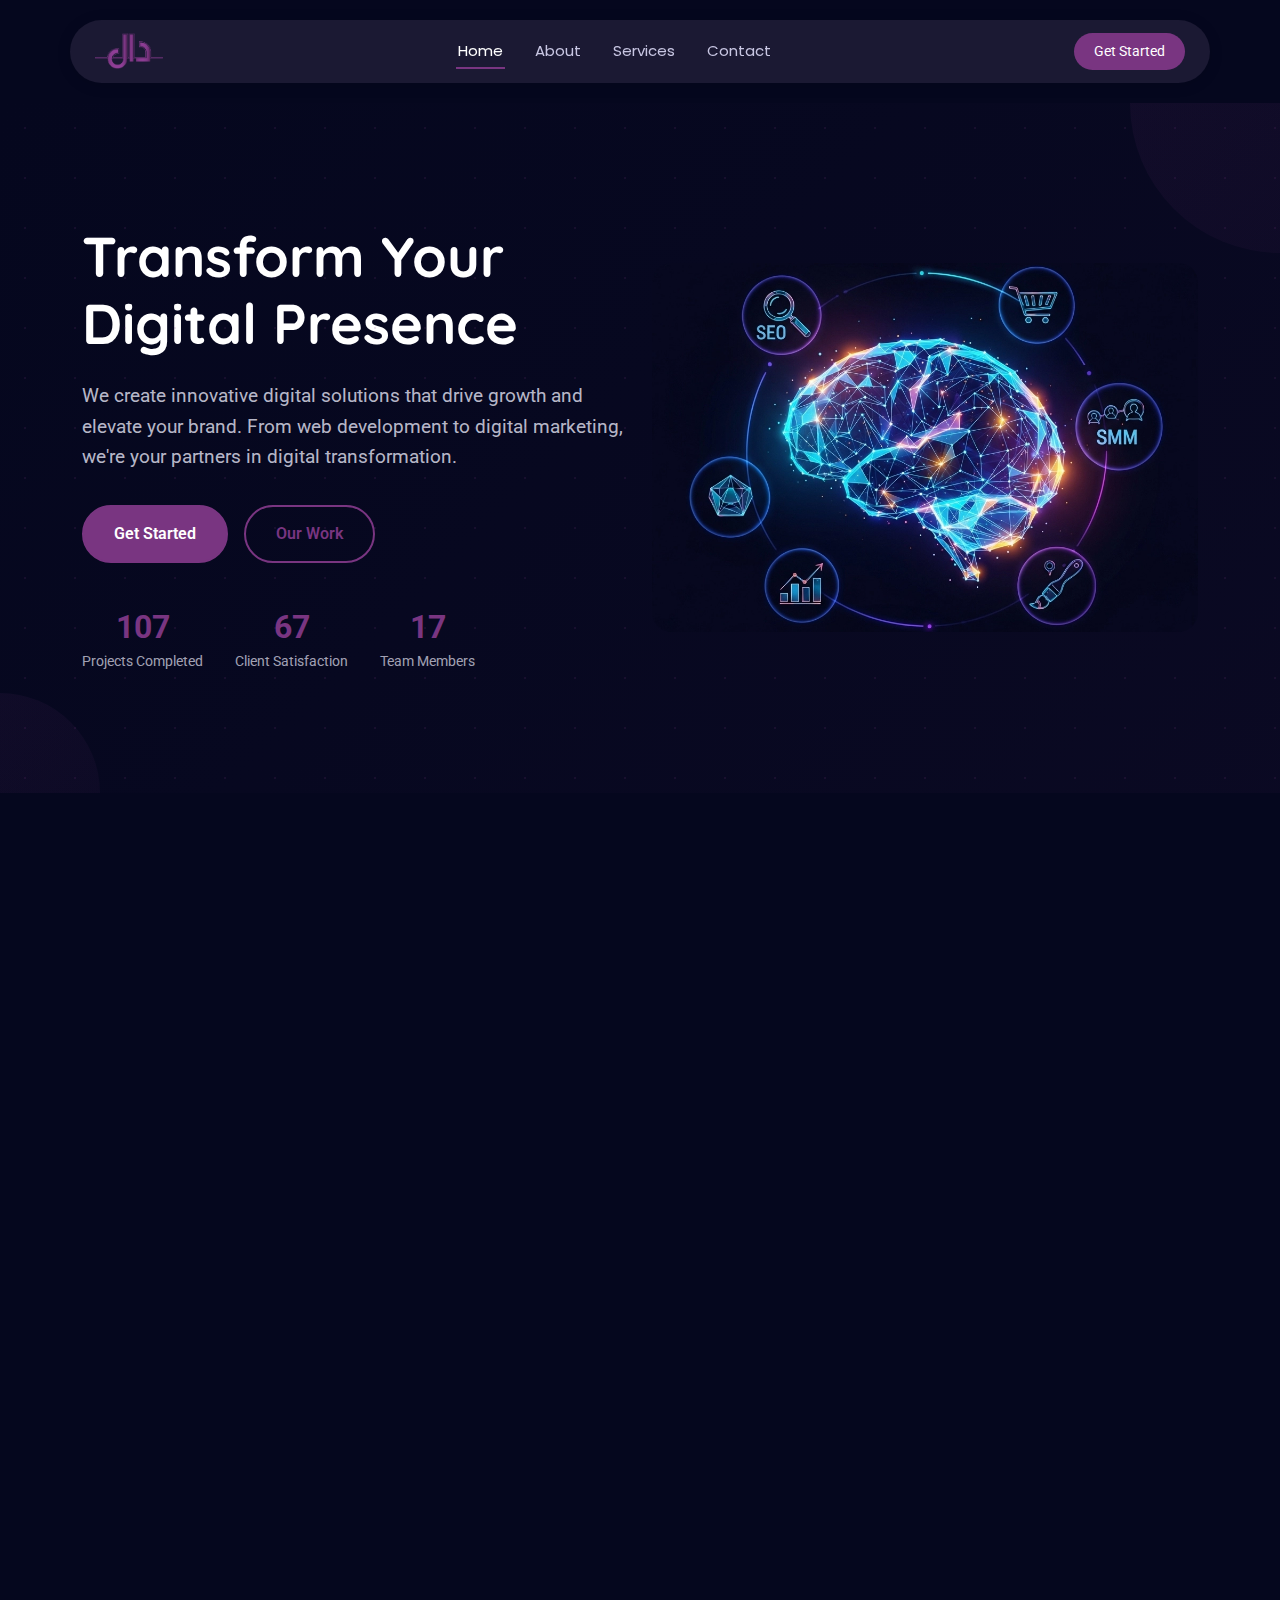
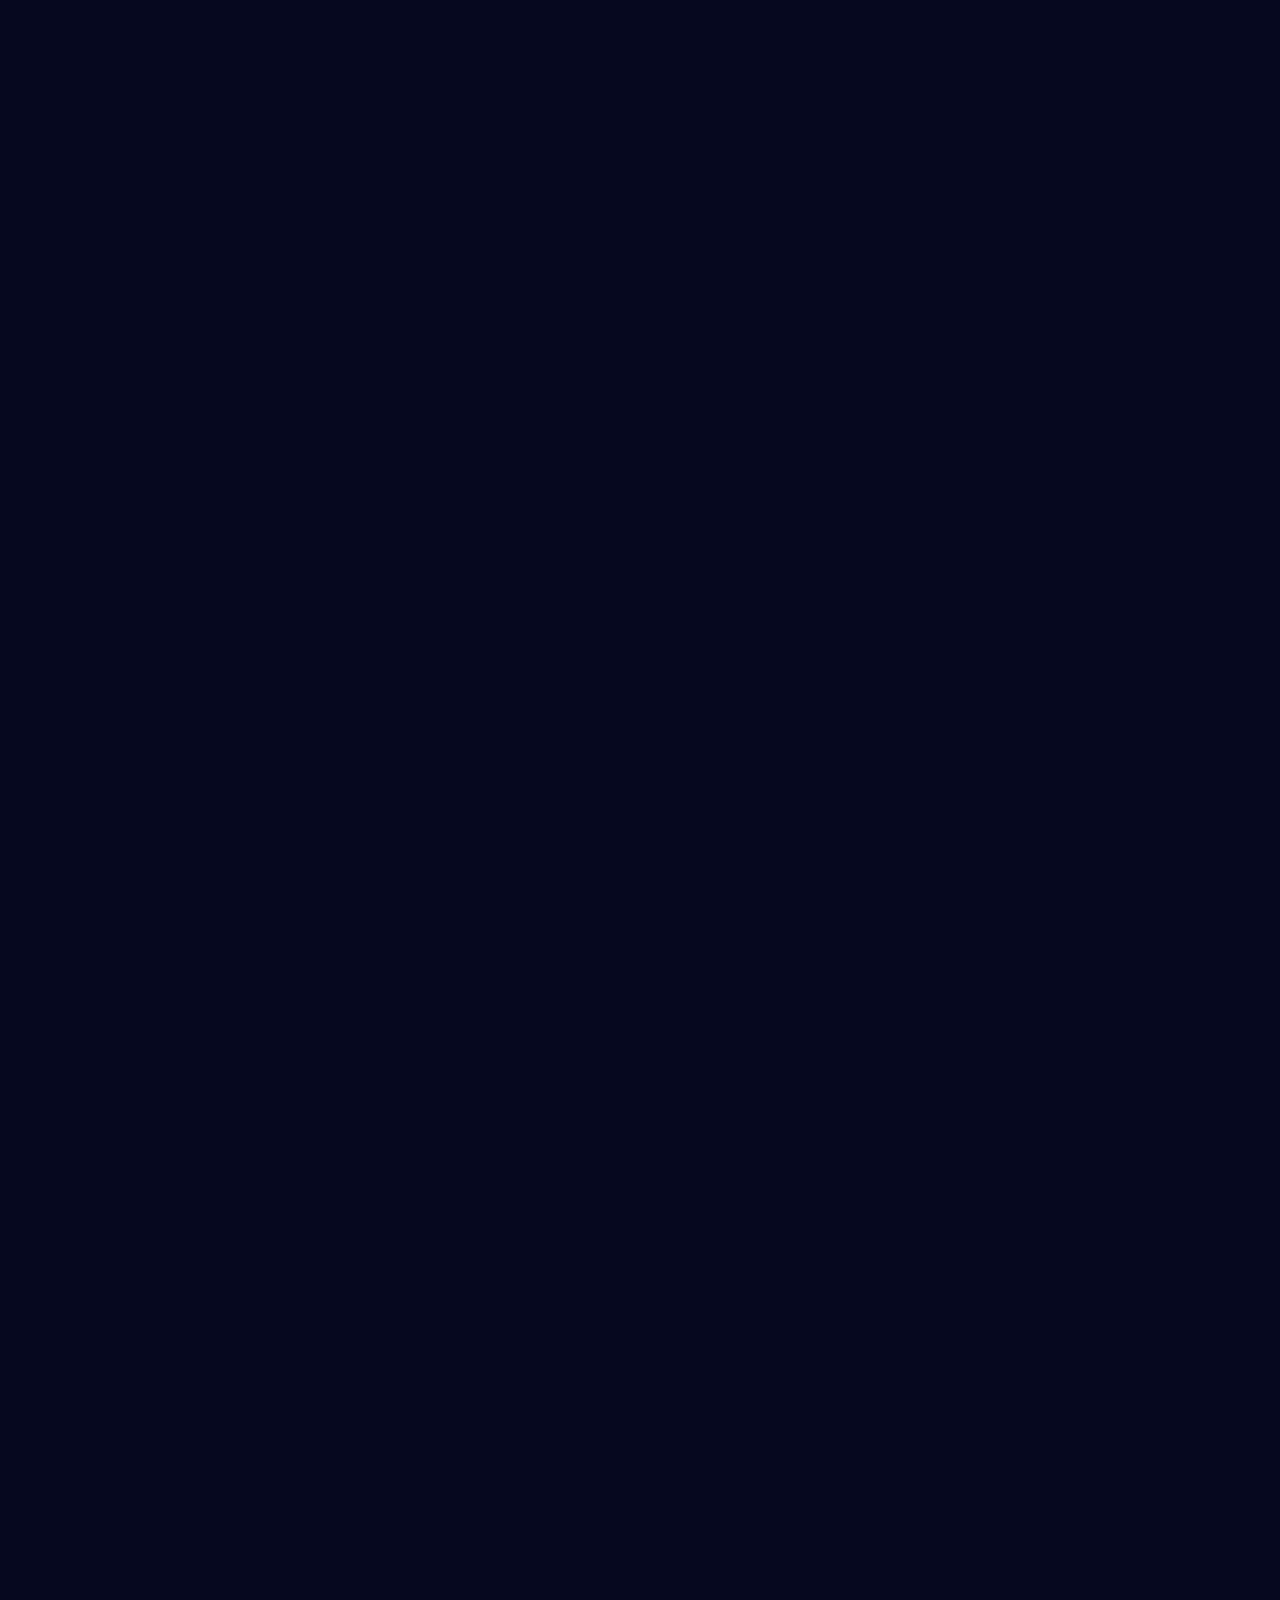
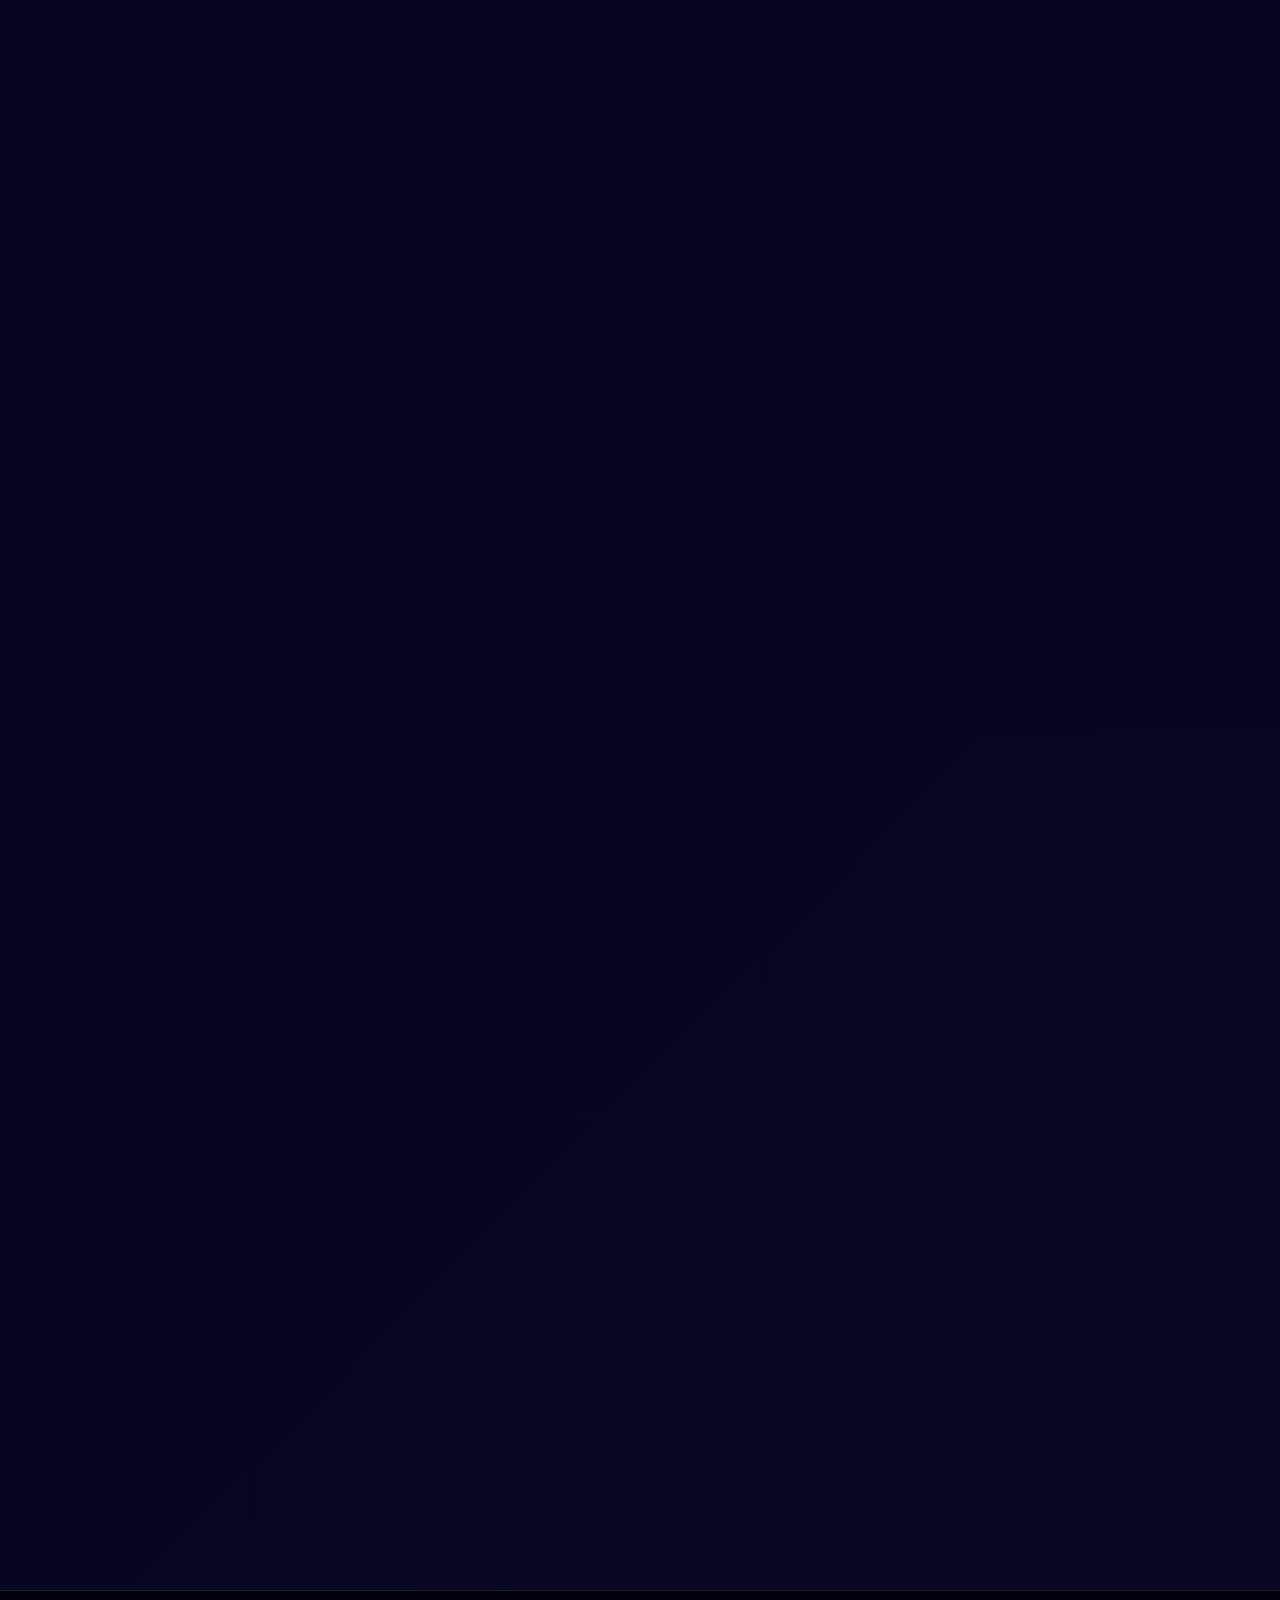
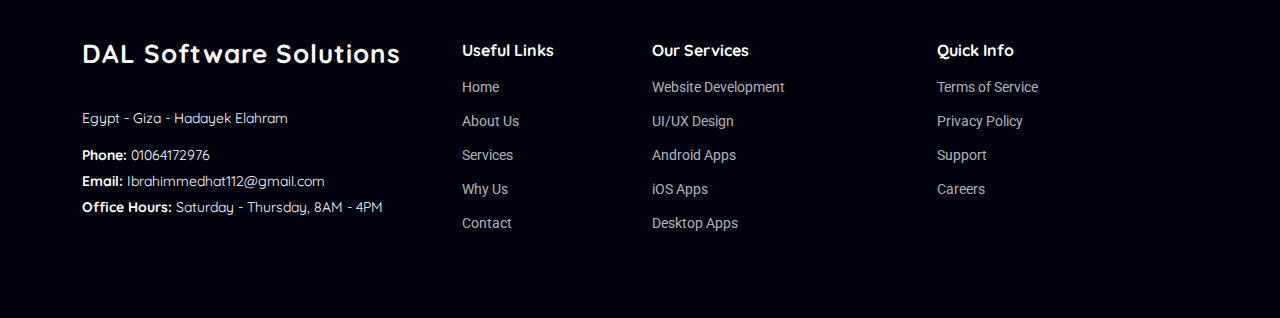
<file: index.html>
<!DOCTYPE html>
<html lang="en">

<head>
  <meta charset="utf-8">
  <meta content="width=device-width, initial-scale=1.0" name="viewport">
  <title>DAL Software Solution</title>
  <meta name="description" content="">
  <meta name="keywords" content="">

  <!-- Favicons -->
  <link href="assets/img/dalfavicon.ico" rel="icon">

  <!-- Fonts -->
  <link href="https://fonts.googleapis.com" rel="preconnect">
  <link href="https://fonts.gstatic.com" rel="preconnect" crossorigin>
  <link
    href="https://fonts.googleapis.com/css2?family=Roboto:ital,wght@0,100;0,300;0,400;0,500;0,700;0,900;1,100;1,300;1,400;1,500;1,700;1,900&family=Poppins:ital,wght@0,100;0,200;0,300;0,400;0,500;0,600;0,700;0,800;0,900;1,100;1,200;1,300;1,400;1,500;1,600;1,700;1,800;1,900&family=Quicksand:wght@300;400;500;600;700&display=swap"
    rel="stylesheet">

  <!-- Vendor CSS Files -->
  <link href="assets/vendor/bootstrap/css/bootstrap.min.css" rel="stylesheet">
  <link href="assets/vendor/bootstrap-icons/bootstrap-icons.css" rel="stylesheet">
  <link href="assets/vendor/aos/aos.css" rel="stylesheet">
  <link href="assets/vendor/swiper/swiper-bundle.min.css" rel="stylesheet">
  <link href="assets/vendor/glightbox/css/glightbox.min.css" rel="stylesheet">

  <!-- Main CSS File -->
  <link href="assets/css/main.css" rel="stylesheet">

  <!-- =======================================================
  * Template Name: Clarity
  * Template URL: https://bootstrapmade.com/clarity-bootstrap-agency-template/
  * Updated: Sep 13 2025 with Bootstrap v5.3.8
  * Author: BootstrapMade.com
  * License: https://bootstrapmade.com/license/
  ======================================================== -->
</head>

<body class="index-page">

  <header id="header" class="header d-flex align-items-center sticky-top">
    <div
      class="header-container container-fluid container-xl position-relative d-flex align-items-center justify-content-between">

      <a href="index.html" class="logo d-flex align-items-center me-auto me-xl-0">
        <!-- Uncomment the line below if you also wish to use an image logo -->
        <!-- <img src="assets/img/logo.webp" alt=""> -->
        <!-- <h1 class="sitename">DAL</h1> -->
        <img src="./assets/img/dal logo2.png" alt="">
      </a>

      <nav id="navmenu" class="navmenu">
        <ul>
          <li><a href="#hero" class="active">Home</a></li>
          <li><a href="#about">About</a></li>
          <li><a href="#services">Services</a></li>
          <!-- <li><a href="#portfolio">Portfolio</a></li> -->
          <!-- <li><a href="#team">Team</a></li> -->
          <!-- <li class="dropdown"><a href="#"><span>Dropdown</span> <i class="bi bi-chevron-down toggle-dropdown"></i></a>
            <ul>
              <li><a href="#">Dropdown 1</a></li>
              <li class="dropdown"><a href="#"><span>Deep Dropdown</span> <i class="bi bi-chevron-down toggle-dropdown"></i></a>
                <ul>
                  <li><a href="#">Deep Dropdown 1</a></li>
                  <li><a href="#">Deep Dropdown 2</a></li>
                  <li><a href="#">Deep Dropdown 3</a></li>
                  <li><a href="#">Deep Dropdown 4</a></li>
                  <li><a href="#">Deep Dropdown 5</a></li>
                </ul>
              </li>
              <li><a href="#">Dropdown 2</a></li>
              <li><a href="#">Dropdown 3</a></li>
              <li><a href="#">Dropdown 4</a></li>
            </ul>
          </li> -->
          <li><a href="#contact">Contact</a></li>
        </ul>
        <i class="mobile-nav-toggle d-xl-none bi bi-list"></i>
      </nav>

      <a class="btn-getstarted" href="#about">Get Started</a>

    </div>
  </header>

  <main class="main">

    <!-- Hero Section -->
    <section id="hero" class="hero section">

      <div class="container">
        <div class="row align-items-center">
          <div class="col-lg-6" data-aos="fade-right" data-aos-delay="100">
            <div class="hero-content">
              <h1>Transform Your Digital Presence</h1>
              <p>We create innovative digital solutions that drive growth and elevate your brand. From web development
                to digital marketing, we're your partners in digital transformation.</p>
              <div class="hero-buttons">
                <a href="#" class="btn btn-primary">Get Started</a>
                <a href="#services" class="btn btn-outline">Our Work</a>
              </div>
              <div class="hero-stats">
                <div class="stat-item">
                  <span class="stat-number purecounter" data-purecounter-start="0" data-purecounter-end="150"
                    data-purecounter-duration="1"></span>
                  <span class="stat-label">Projects Completed</span>
                </div>
                <div class="stat-item">
                  <span class="stat-number purecounter" data-purecounter-start="0" data-purecounter-end="95"
                    data-purecounter-duration="1"></span>
                  <span class="stat-label">Client Satisfaction</span>
                </div>
                <div class="stat-item">
                  <span class="stat-number purecounter" data-purecounter-start="0" data-purecounter-end="24"
                    data-purecounter-duration="1"></span>
                  <span class="stat-label">Team Members</span>
                </div>
              </div>
            </div>
          </div>
          <div class="col-lg-6" data-aos="fade-left" data-aos-delay="200">
            <div class="hero-visual">
              <div class="hero-image">
                <img src="assets/img/misc/misc-16.webp" alt="Digital Agency Hero" class="img-fluid">
              </div>
            </div>
          </div>
        </div>
      </div>

      <div class="hero-bg-elements">
        <div class="bg-shape shape-1"></div>
        <div class="bg-shape shape-2"></div>
        <div class="bg-particles"></div>
      </div>

    </section><!-- /Hero Section -->

    <!-- About Section -->
    <section id="about" class="about section">

      <div class="container" data-aos="fade-up" data-aos-delay="100">

        <div class="row gy-5 align-items-center">

          <div class="col-lg-5" data-aos="fade-right" data-aos-delay="200">
            <div class="content">
              <h6 class="subtitle">Discover Our Story</h6>
              <h2>Smart Software Solutions for a Connected World</h2>
              <p>
                At DAL Software Solutions, we deliver end-to-end digital solutions that help businesses build a strong
                online presence.
                From websites to mobile and desktop applications, we design, develop, and launch tailored software that
                grows with your business.
              </p>

              <ul class="features-list">
                <li><i class="bi bi-check-circle-fill"></i><span>Custom websites with modern design and smooth user
                    experience.</span></li>
                <li><i class="bi bi-check-circle-fill"></i><span>Mobile apps for Google Play (Android) and Apple App
                    Store (iOS).</span></li>
                <li><i class="bi bi-check-circle-fill"></i><span>Domain registration, server setup, and official app
                    publishing.</span></li>
              </ul>

              <!-- <a href="#" class="btn btn-primary">Discover More</a> -->
            </div>

          </div>

          <div class="col-lg-7" data-aos="fade-left" data-aos-delay="300">
            <div class="image-composition">
              <div class="image-main">
                <img src="assets/img/about/about-9.webp" alt="Modern office with a team working" class="img-fluid"
                  loading="lazy">
              </div>
              <div class="image-secondary">
                <img src="assets/img/about/about-square-8.webp" alt="Collaborative discussion" class="img-fluid"
                  loading="lazy">
              </div>
              <!-- <div class="stats-card">
                <div class="stats-item">
                  <h3>20+</h3>
                  <p>Years of Expertise</p>
                </div>
                <div class="stats-item">
                  <h3>500+</h3>
                  <p>Happy Clients</p>
                </div>
              </div> -->
            </div>
          </div>

        </div>

      </div>

    </section><!-- /About Section -->



    <section id="services" class="services section">

      <!-- Section Title -->
      <div class="container section-title" data-aos="fade-up">
        <h2>Our Services</h2>
        <p>We provide complete software solutions to help your business grow and succeed in the digital world.</p>
      </div><!-- End Section Title -->

      <div class="container" data-aos="fade-up" data-aos-delay="100">

        <div class="row gy-4">

          <div class="col-lg-4 col-md-6" data-aos="fade-up" data-aos-delay="200">
            <div class="service-card">
              <div class="service-icon">
                <i class="bi bi-code-slash"></i>
              </div>
              <h4>Website Development</h4>
              <p>Custom websites with modern design, responsive layouts, and seamless functionality.</p>

            </div>
          </div>

          <div class="col-lg-4 col-md-6" data-aos="fade-up" data-aos-delay="300">
            <div class="service-card">
              <div class="service-icon">
                <i class="bi bi-layout-text-window-reverse"></i>
              </div>
              <h4>UI/UX Design</h4>
              <p>Engaging, user-friendly designs that enhance customer experience across platforms.</p>
              <!-- <a href="service-details.html" class="service-link">
                <span>Learn More</span>
                <i class="bi bi-arrow-right"></i>
              </a> -->
            </div>
          </div>

          <div class="col-lg-4 col-md-6" data-aos="fade-up" data-aos-delay="400">
            <div class="service-card">
              <div class="service-icon">
                <i class="bi bi-android"></i>
              </div>
              <h4>Android Apps</h4>
              <p>High-performance Android applications published on Google Play with full support.</p>
              <!-- <a href="service-details.html" class="service-link">
                <span>Learn More</span>
                <i class="bi bi-arrow-right"></i>
              </a> -->
            </div>
          </div>

          <div class="col-lg-4 col-md-6" data-aos="fade-up" data-aos-delay="500">
            <div class="service-card">
              <div class="service-icon">
                <i class="bi bi-phone"></i>
              </div>
              <h4>iOS Apps</h4>
              <p>Custom iOS apps developed and published on the Apple App Store with smooth UX.</p>

            </div>
          </div>

          <div class="col-lg-4 col-md-6" data-aos="fade-up" data-aos-delay="600">
            <div class="service-card">
              <div class="service-icon">
                <i class="bi bi-laptop"></i>
              </div>
              <h4>Desktop Apps</h4>
              <p>Powerful and reliable desktop applications built for business needs and efficiency.</p>
            </div>
          </div>

        </div>

        <div class="row mt-5">
          <div class="col-12 text-center" data-aos="fade-up" data-aos-delay="400">
            <div class="services-cta">
              <h3>Ready to Build Your Next Project?</h3>
              <p>Let's bring your ideas to life with modern, scalable software solutions.</p>
              <a href="service-details.html" class="btn btn-primary">Get Started Today</a>
            </div>
          </div>
        </div>

      </div>

    </section>






    <!-- Portfolio Section -->



    <!-- <section id="portfolio" class="portfolio section">

      <div class="container section-title" data-aos="fade-up">
        <h2>Portfolio</h2>
        <p>Necessitatibus eius consequatur ex aliquid fuga eum quidem sint consectetur velit</p>
      </div>

      <div class="container" data-aos="fade-up" data-aos-delay="100">

        <div class="isotope-layout" data-default-filter="*" data-layout="masonry" data-sort="original-order">
          <ul class="portfolio-filters isotope-filters" data-aos="fade-up" data-aos-delay="200">
            <li data-filter="*" class="filter-active">All Projects</li>
            <li data-filter=".filter-web">Web Design</li>
            <li data-filter=".filter-mobile">Mobile Apps</li>
            <li data-filter=".filter-branding">Branding</li>
            <li data-filter=".filter-ui">UI/UX</li>
          </ul>

          <div class="row gy-4 isotope-container" data-aos="fade-up" data-aos-delay="300">
            <div class="col-xl-4 col-lg-6 portfolio-item isotope-item filter-web">
              <div class="portfolio-wrapper">
                <div class="portfolio-image">
                  <img src="assets/img/portfolio/portfolio-7.webp" alt="Creative Web Project" class="img-fluid"
                    loading="lazy">
                  <div class="portfolio-hover">
                    <div class="portfolio-actions">
                      <a href="assets/img/portfolio/portfolio-7.webp" class="glightbox action-btn preview-btn"
                        title="Preview Project">
                        <i class="bi bi-eye"></i>
                      </a>
                      <a href="#" class="action-btn details-btn" title="View Details">
                        <i class="bi bi-arrow-up-right"></i>
                      </a>
                    </div>
                  </div>
                </div>
                <div class="portfolio-content">
                  <div class="portfolio-meta">
                    <span class="project-type">Web Design</span>
                    <div class="project-rating">
                      <i class="bi bi-star-fill"></i>
                      <span>4.8</span>
                    </div>
                  </div>
                  <h3>Digital Innovation Platform</h3>
                  <p>Lorem ipsum dolor sit amet, consectetur adipiscing elit. Sed do eiusmod tempor incididunt ut
                    labore.</p>
                  <div class="portfolio-tech">
                    <span class="tech-badge">React</span>
                    <span class="tech-badge">Node.js</span>
                    <span class="tech-badge">AWS</span>
                  </div>
                </div>
              </div>
            </div>

            <div class="col-xl-4 col-lg-6 portfolio-item isotope-item filter-mobile">
              <div class="portfolio-wrapper">
                <div class="portfolio-image">
                  <img src="assets/img/portfolio/portfolio-8.webp" alt="Mobile App Project" class="img-fluid"
                    loading="lazy">
                  <div class="portfolio-hover">
                    <div class="portfolio-actions">
                      <a href="assets/img/portfolio/portfolio-8.webp" class="glightbox action-btn preview-btn"
                        title="Preview Project">
                        <i class="bi bi-eye"></i>
                      </a>
                      <a href="#" class="action-btn details-btn" title="View Details">
                        <i class="bi bi-arrow-up-right"></i>
                      </a>
                    </div>
                  </div>
                </div>
                <div class="portfolio-content">
                  <div class="portfolio-meta">
                    <span class="project-type">Mobile App</span>
                    <div class="project-rating">
                      <i class="bi bi-star-fill"></i>
                      <span>4.9</span>
                    </div>
                  </div>
                  <h3>Smart Productivity App</h3>
                  <p>Vestibulum ante ipsum primis in faucibus orci luctus et ultrices posuere cubilia curae.</p>
                  <div class="portfolio-tech">
                    <span class="tech-badge">Flutter</span>
                    <span class="tech-badge">Firebase</span>
                    <span class="tech-badge">AI</span>
                  </div>
                </div>
              </div>
            </div>

            <div class="col-xl-4 col-lg-6 portfolio-item isotope-item filter-branding">
              <div class="portfolio-wrapper">
                <div class="portfolio-image">
                  <img src="assets/img/portfolio/portfolio-9.webp" alt="Branding Project" class="img-fluid"
                    loading="lazy">
                  <div class="portfolio-hover">
                    <div class="portfolio-actions">
                      <a href="assets/img/portfolio/portfolio-9.webp" class="glightbox action-btn preview-btn"
                        title="Preview Project">
                        <i class="bi bi-eye"></i>
                      </a>
                      <a href="#" class="action-btn details-btn" title="View Details">
                        <i class="bi bi-arrow-up-right"></i>
                      </a>
                    </div>
                  </div>
                </div>
                <div class="portfolio-content">
                  <div class="portfolio-meta">
                    <span class="project-type">Branding</span>
                    <div class="project-rating">
                      <i class="bi bi-star-fill"></i>
                      <span>5.0</span>
                    </div>
                  </div>
                  <h3>Modern Brand Identity</h3>
                  <p>Mauris blandit aliquet elit, eget tincidunt nibh pulvinar a. Curabitur arcu erat, accumsan id.</p>
                  <div class="portfolio-tech">
                    <span class="tech-badge">Illustrator</span>
                    <span class="tech-badge">Figma</span>
                    <span class="tech-badge">Brand</span>
                  </div>
                </div>
              </div>
            </div>

            <div class="col-xl-4 col-lg-6 portfolio-item isotope-item filter-ui">
              <div class="portfolio-wrapper">
                <div class="portfolio-image">
                  <img src="assets/img/portfolio/portfolio-10.webp" alt="UI/UX Project" class="img-fluid"
                    loading="lazy">
                  <div class="portfolio-hover">
                    <div class="portfolio-actions">
                      <a href="assets/img/portfolio/portfolio-10.webp" class="glightbox action-btn preview-btn"
                        title="Preview Project">
                        <i class="bi bi-eye"></i>
                      </a>
                      <a href="#" class="action-btn details-btn" title="View Details">
                        <i class="bi bi-arrow-up-right"></i>
                      </a>
                    </div>
                  </div>
                </div>
                <div class="portfolio-content">
                  <div class="portfolio-meta">
                    <span class="project-type">UI/UX</span>
                    <div class="project-rating">
                      <i class="bi bi-star-fill"></i>
                      <span>4.7</span>
                    </div>
                  </div>
                  <h3>SaaS Dashboard Design</h3>
                  <p>Pellentesque habitant morbi tristique senectus et netus et malesuada fames ac turpis egestas.</p>
                  <div class="portfolio-tech">
                    <span class="tech-badge">Figma</span>
                    <span class="tech-badge">Prototyping</span>
                    <span class="tech-badge">UX</span>
                  </div>
                </div>
              </div>
            </div>

            <div class="col-xl-4 col-lg-6 portfolio-item isotope-item filter-web">
              <div class="portfolio-wrapper">
                <div class="portfolio-image">
                  <img src="assets/img/portfolio/portfolio-11.webp" alt="E-commerce Platform" class="img-fluid"
                    loading="lazy">
                  <div class="portfolio-hover">
                    <div class="portfolio-actions">
                      <a href="assets/img/portfolio/portfolio-11.webp" class="glightbox action-btn preview-btn"
                        title="Preview Project">
                        <i class="bi bi-eye"></i>
                      </a>
                      <a href="#" class="action-btn details-btn" title="View Details">
                        <i class="bi bi-arrow-up-right"></i>
                      </a>
                    </div>
                  </div>
                </div>
                <div class="portfolio-content">
                  <div class="portfolio-meta">
                    <span class="project-type">E-commerce</span>
                    <div class="project-rating">
                      <i class="bi bi-star-fill"></i>
                      <span>4.6</span>
                    </div>
                  </div>
                  <h3>E-commerce Platform</h3>
                  <p>Donec rutrum congue leo eget malesuada. Vivamus magna justo, lacinia eget consectetur sed.</p>
                  <div class="portfolio-tech">
                    <span class="tech-badge">Shopify</span>
                    <span class="tech-badge">React</span>
                    <span class="tech-badge">API</span>
                  </div>
                </div>
              </div>
            </div>

            <div class="col-xl-4 col-lg-6 portfolio-item isotope-item filter-mobile">
              <div class="portfolio-wrapper">
                <div class="portfolio-image">
                  <img src="assets/img/portfolio/portfolio-12.webp" alt="Fintech Mobile App" class="img-fluid"
                    loading="lazy">
                  <div class="portfolio-hover">
                    <div class="portfolio-actions">
                      <a href="assets/img/portfolio/portfolio-12.webp" class="glightbox action-btn preview-btn"
                        title="Preview Project">
                        <i class="bi bi-eye"></i>
                      </a>
                      <a href="#" class="action-btn details-btn" title="View Details">
                        <i class="bi bi-arrow-up-right"></i>
                      </a>
                    </div>
                  </div>
                </div>
                <div class="portfolio-content">
                  <div class="portfolio-meta">
                    <span class="project-type">Fintech</span>
                    <div class="project-rating">
                      <i class="bi bi-star-fill"></i>
                      <span>4.8</span>
                    </div>
                  </div>
                  <h3>Fintech Mobile Solution</h3>
                  <p>Cras ultricies ligula sed magna dictum porta. Proin eget tortor risus. Sed porttitor lectus nibh.
                  </p>
                  <div class="portfolio-tech">
                    <span class="tech-badge">Swift</span>
                    <span class="tech-badge">Kotlin</span>
                    <span class="tech-badge">Blockchain</span>
                  </div>
                </div>
              </div>
            </div>
          </div>

        </div>

        <div class="portfolio-cta text-center" data-aos="fade-up" data-aos-delay="400">
          <h4>Ready to start your next project?</h4>
          <p>Let's work together to bring your digital vision to life</p>
          <div class="cta-buttons">
            <a href="#contact" class="btn btn-primary">Start a Project</a>
            <a href="#portfolio" class="btn btn-outline">View All Work</a>
          </div>
        </div>

      </div>

    </section> -->



    <!-- /Portfolio Section -->







    <section id="why-us" class="why-us section">

      <!-- Section Title -->
      <div class="container section-title" data-aos="fade-up">
        <h2>Why DAL</h2>
        <p>End-to-end software solutions: from idea to live product—web, mobile, and desktop.</p>
      </div><!-- End Section Title -->

      <div class="container" data-aos="fade-up" data-aos-delay="100">

        <div class="row g-4">

          <!-- Feature Card -->
          <div class="col-lg-4 col-md-6" data-aos="fade-up" data-aos-delay="200">
            <div class="feature-card">
              <div class="icon-wrapper">
                <i class="bi bi-layers-fill"></i>
              </div>
              <h4>End-to-End Delivery</h4>
              <p>We handle everything: analysis, UI/UX, frontend & backend, testing, deployment, and publishing.</p>
              <div class="feature-stats">
                <span class="stat-number" data-purecounter-start="0" data-purecounter-end="120"
                  data-purecounter-duration="2">120</span>
                <span class="stat-label">+ Projects Delivered</span>
              </div>
            </div>
          </div><!-- End Feature Card -->

          <!-- Feature Card -->
          <div class="col-lg-4 col-md-6" data-aos="fade-up" data-aos-delay="300">
            <div class="feature-card">
              <div class="icon-wrapper">
                <i class="bi bi-speedometer2"></i>
              </div>
              <h4>Results You Can Measure</h4>
              <p>Reliable timelines, scalable architecture, and clean code that’s easy to maintain and grow.</p>
              <div class="feature-stats">
                <span class="stat-number" data-purecounter-start="0" data-purecounter-end="95"
                  data-purecounter-duration="2">95</span>
                <span class="stat-label">% Client Satisfaction</span>
              </div>
            </div>
          </div><!-- End Feature Card -->

          <!-- Feature Card -->
          <div class="col-lg-4 col-md-6" data-aos="fade-up" data-aos-delay="400">
            <div class="feature-card">
              <div class="icon-wrapper">
                <i class="bi bi-people-fill"></i>
              </div>
              <h4>Expert Full-Stack Team</h4>
              <p>.NET Core, Angular/React, Flutter, and cloud expertise to ship secure, high-performance apps.</p>
              <div class="feature-stats">
                <span class="stat-number" data-purecounter-start="0" data-purecounter-end="80"
                  data-purecounter-duration="2">80</span>
                <span class="stat-label">+ Apps Published</span>
              </div>
            </div>
          </div><!-- End Feature Card -->

        </div>

        <div class="row mt-5">
          <div class="col-lg-6" data-aos="fade-right" data-aos-delay="200">
            <div class="feature-showcase">
              <img src="assets/img/illustration/illustration-14.webp" alt="DAL delivery process" class="img-fluid">
            </div>
          </div>

          <div class="col-lg-6" data-aos="fade-left" data-aos-delay="300">
            <div class="feature-content">
              <h3>Why Businesses Choose DAL</h3>
              <p class="lead">
                We don’t just code—we launch. DAL takes your product from concept to stores and servers, then keeps it
                running.
              </p>

              <div class="feature-list">
                <div class="feature-item">
                  <div class="feature-icon">
                    <i class="bi bi-check-circle-fill"></i>
                  </div>
                  <div class="feature-text">
                    <h5>Full-Cycle Ownership</h5>
                    <p>Discovery, UI/UX, development, QA, CI/CD, and release management for web, Android, iOS, and
                      desktop.</p>
                  </div>
                </div>

                <div class="feature-item">
                  <div class="feature-icon">
                    <i class="bi bi-check-circle-fill"></i>
                  </div>
                  <div class="feature-text">
                    <h5>Stores & Infrastructure Covered</h5>
                    <p>Domain registration, server setup (front & back), Google Play & Apple accounts—and we publish for
                      you.</p>
                  </div>
                </div>

                <div class="feature-item">
                  <div class="feature-icon">
                    <i class="bi bi-check-circle-fill"></i>
                  </div>
                  <div class="feature-text">
                    <h5>Ongoing Support</h5>
                    <p>Post-launch monitoring, updates, and SLA-based maintenance to keep your product fast and secure.
                    </p>
                  </div>
                </div>
              </div>

              <div class="cta-wrapper">
                <a href="#contact" class="btn btn-primary">Start Your Project</a>
                <!-- <a href="#portfolio" class="btn btn-outline">View Portfolio</a> -->
              </div>
            </div>
          </div>
        </div>

      </div>

    </section><!-- /Why Us Section -->









    <!-- Testimonials Section -->


    <!-- <section id="testimonials" class="testimonials section">

      <div class="container section-title" data-aos="fade-up">
        <h2>Testimonials</h2>
        <p>Necessitatibus eius consequatur ex aliquid fuga eum quidem sint consectetur velit</p>
      </div>

      <div class="container" data-aos="fade-up" data-aos-delay="100">

        <div class="testimonials-slider swiper init-swiper">
          <script type="application/json" class="swiper-config">
            {
              "loop": true,
              "speed": 600,
              "autoplay": {
                "delay": 4000
              },
              "slidesPerView": 1,
              "centeredSlides": true,
              "spaceBetween": 20,
              "pagination": {
                "el": ".swiper-pagination",
                "type": "bullets",
                "clickable": true
              },
              "breakpoints": {
                "768": {
                  "slidesPerView": 1.5,
                  "spaceBetween": 30
                },
                "1200": {
                  "slidesPerView": 3,
                  "spaceBetween": 40
                }
              }
            }
          </script>
          <div class="swiper-wrapper">
            <div class="swiper-slide">
              <div class="testimonial-card" data-aos="zoom-in" data-aos-delay="100">
                <div class="testimonial-header">
                  <div class="user-avatar">
                    <img src="assets/img/person/person-f-12.webp" alt="Profile Image">
                  </div>
                  <div class="user-info">
                    <h3>Jennifer Martinez</h3>
                    <span class="user-role">Product Designer</span>
                    <div class="rating">
                      <i class="bi bi-star-fill"></i>
                      <i class="bi bi-star-fill"></i>
                      <i class="bi bi-star-fill"></i>
                      <i class="bi bi-star-fill"></i>
                      <i class="bi bi-star-fill"></i>
                    </div>
                  </div>
                </div>
                <div class="testimonial-content">
                  <div class="quote-mark">
                    <i class="bi bi-quote"></i>
                  </div>
                  <p>Excepteur sint occaecat cupidatat non proident, sunt in culpa qui officia deserunt mollit anim id
                    est laborum consectetur adipiscing elit.</p>
                </div>
                <div class="testimonial-footer">
                  <div class="company-badge">
                    <i class="bi bi-building"></i>
                    <span>TechCorp</span>
                  </div>
                  <div class="verified-badge">
                    <i class="bi bi-patch-check-fill"></i>
                    <span>Verified</span>
                  </div>
                </div>
              </div>
            </div>

            <div class="swiper-slide">
              <div class="testimonial-card" data-aos="zoom-in" data-aos-delay="200">
                <div class="testimonial-header">
                  <div class="user-avatar">
                    <img src="assets/img/person/person-m-11.webp" alt="Profile Image">
                  </div>
                  <div class="user-info">
                    <h3>Alexander Chen</h3>
                    <span class="user-role">Frontend Engineer</span>
                    <div class="rating">
                      <i class="bi bi-star-fill"></i>
                      <i class="bi bi-star-fill"></i>
                      <i class="bi bi-star-fill"></i>
                      <i class="bi bi-star-fill"></i>
                      <i class="bi bi-star-fill"></i>
                    </div>
                  </div>
                </div>
                <div class="testimonial-content">
                  <div class="quote-mark">
                    <i class="bi bi-quote"></i>
                  </div>
                  <p>Sed do eiusmod tempor incididunt ut labore et dolore magna aliqua. Ut enim ad minim veniam, quis
                    nostrud exercitation ullamco laboris nisi ut aliquip.</p>
                </div>
                <div class="testimonial-footer">
                  <div class="company-badge">
                    <i class="bi bi-building"></i>
                    <span>InnovateLab</span>
                  </div>
                  <div class="verified-badge">
                    <i class="bi bi-patch-check-fill"></i>
                    <span>Verified</span>
                  </div>
                </div>
              </div>
            </div>

            <div class="swiper-slide">
              <div class="testimonial-card" data-aos="zoom-in" data-aos-delay="300">
                <div class="testimonial-header">
                  <div class="user-avatar">
                    <img src="assets/img/person/person-f-8.webp" alt="Profile Image">
                  </div>
                  <div class="user-info">
                    <h3>Rachel Taylor</h3>
                    <span class="user-role">Marketing Lead</span>
                    <div class="rating">
                      <i class="bi bi-star-fill"></i>
                      <i class="bi bi-star-fill"></i>
                      <i class="bi bi-star-fill"></i>
                      <i class="bi bi-star-fill"></i>
                      <i class="bi bi-star-fill"></i>
                    </div>
                  </div>
                </div>
                <div class="testimonial-content">
                  <div class="quote-mark">
                    <i class="bi bi-quote"></i>
                  </div>
                  <p>Duis aute irure dolor in reprehenderit in voluptate velit esse cillum dolore eu fugiat nulla
                    pariatur excepteur sint occaecat cupidatat non proident.</p>
                </div>
                <div class="testimonial-footer">
                  <div class="company-badge">
                    <i class="bi bi-building"></i>
                    <span>GrowthCo</span>
                  </div>
                  <div class="verified-badge">
                    <i class="bi bi-patch-check-fill"></i>
                    <span>Verified</span>
                  </div>
                </div>
              </div>
            </div>

            <div class="swiper-slide">
              <div class="testimonial-card" data-aos="zoom-in" data-aos-delay="100">
                <div class="testimonial-header">
                  <div class="user-avatar">
                    <img src="assets/img/person/person-m-14.webp" alt="Profile Image">
                  </div>
                  <div class="user-info">
                    <h3>Christopher Lee</h3>
                    <span class="user-role">VP Engineering</span>
                    <div class="rating">
                      <i class="bi bi-star-fill"></i>
                      <i class="bi bi-star-fill"></i>
                      <i class="bi bi-star-fill"></i>
                      <i class="bi bi-star-fill"></i>
                      <i class="bi bi-star-fill"></i>
                    </div>
                  </div>
                </div>
                <div class="testimonial-content">
                  <div class="quote-mark">
                    <i class="bi bi-quote"></i>
                  </div>
                  <p>Lorem ipsum dolor sit amet, consectetur adipiscing elit, sed do eiusmod tempor incididunt ut labore
                    et dolore magna aliqua enim ad minim veniam.</p>
                </div>
                <div class="testimonial-footer">
                  <div class="company-badge">
                    <i class="bi bi-building"></i>
                    <span>DevStream</span>
                  </div>
                  <div class="verified-badge">
                    <i class="bi bi-patch-check-fill"></i>
                    <span>Verified</span>
                  </div>
                </div>
              </div>
            </div>

            <div class="swiper-slide">
              <div class="testimonial-card" data-aos="zoom-in" data-aos-delay="200">
                <div class="testimonial-header">
                  <div class="user-avatar">
                    <img src="assets/img/person/person-f-5.webp" alt="Profile Image">
                  </div>
                  <div class="user-info">
                    <h3>Amanda Rodriguez</h3>
                    <span class="user-role">UX Researcher</span>
                    <div class="rating">
                      <i class="bi bi-star-fill"></i>
                      <i class="bi bi-star-fill"></i>
                      <i class="bi bi-star-fill"></i>
                      <i class="bi bi-star-fill"></i>
                      <i class="bi bi-star-fill"></i>
                    </div>
                  </div>
                </div>
                <div class="testimonial-content">
                  <div class="quote-mark">
                    <i class="bi bi-quote"></i>
                  </div>
                  <p>Quis nostrud exercitation ullamco laboris nisi ut aliquip ex ea commodo consequat duis aute irure
                    dolor in reprehenderit in voluptate velit esse.</p>
                </div>
                <div class="testimonial-footer">
                  <div class="company-badge">
                    <i class="bi bi-building"></i>
                    <span>UserFirst</span>
                  </div>
                  <div class="verified-badge">
                    <i class="bi bi-patch-check-fill"></i>
                    <span>Verified</span>
                  </div>
                </div>
              </div>
            </div>
          </div>
          <div class="swiper-pagination"></div>
        </div>

      </div>

    </section> -->

    <!-- /Testimonials Section -->

    <!-- Team Section -->
    <!-- <section id="team" class="team section">

      <div class="container section-title" data-aos="fade-up">
        <h2>Team</h2>
        <p>Necessitatibus eius consequatur ex aliquid fuga eum quidem sint consectetur velit</p>
      </div>

      <div class="container" data-aos="fade-up" data-aos-delay="100">

        <div class="row g-4">

          <div class="col-lg-6">
            <div class="team-intro" data-aos="fade-right" data-aos-delay="150">
              <div class="intro-content">
                <h3>Meet Our Exceptional Team</h3>
                <p>Temporibus autem quibusdam et aut officiis debitis aut rerum necessitatibus saepe eveniet ut et
                  voluptates repudiandae sint et molestiae non recusandae.</p>
                <div class="stats-row">
                  <div class="stat-item">
                    <span class="stat-number">50+</span>
                    <span class="stat-label">Team Members</span>
                  </div>
                  <div class="stat-item">
                    <span class="stat-number">8</span>
                    <span class="stat-label">Departments</span>
                  </div>
                  <div class="stat-item">
                    <span class="stat-number">15+</span>
                    <span class="stat-label">Countries</span>
                  </div>
                </div>
              </div>
            </div>
          </div>

          <div class="col-lg-6">
            <div class="team-grid" data-aos="fade-left" data-aos-delay="200">
              <div class="member-hexagon" data-aos="zoom-in" data-aos-delay="250">
                <div class="hexagon-inner">
                  <img src="assets/img/person/person-f-3.webp" alt="Team member">
                  <div class="member-overlay">
                    <h5>Sarah Chen</h5>
                    <span>Creative Director</span>
                    <div class="social-icons">
                      <a href="#"><i class="bi bi-linkedin"></i></a>
                      <a href="#"><i class="bi bi-twitter"></i></a>
                    </div>
                  </div>
                </div>
              </div>

              <div class="member-hexagon" data-aos="zoom-in" data-aos-delay="300">
                <div class="hexagon-inner">
                  <img src="assets/img/person/person-m-4.webp" alt="Team member">
                  <div class="member-overlay">
                    <h5>Marcus Johnson</h5>
                    <span>Tech Lead</span>
                    <div class="social-icons">
                      <a href="#"><i class="bi bi-github"></i></a>
                      <a href="#"><i class="bi bi-linkedin"></i></a>
                    </div>
                  </div>
                </div>
              </div>

              <div class="member-hexagon" data-aos="zoom-in" data-aos-delay="350">
                <div class="hexagon-inner">
                  <img src="assets/img/person/person-f-8.webp" alt="Team member">
                  <div class="member-overlay">
                    <h5>Emma Rodriguez</h5>
                    <span>Product Manager</span>
                    <div class="social-icons">
                      <a href="#"><i class="bi bi-instagram"></i></a>
                      <a href="#"><i class="bi bi-dribbble"></i></a>
                    </div>
                  </div>
                </div>
              </div>

              <div class="member-hexagon" data-aos="zoom-in" data-aos-delay="400">
                <div class="hexagon-inner">
                  <img src="assets/img/person/person-m-6.webp" alt="Team member">
                  <div class="member-overlay">
                    <h5>David Kim</h5>
                    <span>UX Architect</span>
                    <div class="social-icons">
                      <a href="#"><i class="bi bi-behance"></i></a>
                      <a href="#"><i class="bi bi-linkedin"></i></a>
                    </div>
                  </div>
                </div>
              </div>
            </div>
          </div>

        </div>

        <div class="row mt-5">
          <div class="col-12">
            <div class="team-carousel-wrapper" data-aos="fade-up" data-aos-delay="200">
              <h4 class="carousel-title">Leadership Team</h4>

              <div class="leadership-slider swiper init-swiper">
                <script type="application/json" class="swiper-config">
                  {
                    "loop": true,
                    "speed": 600,
                    "autoplay": {
                      "delay": 4000
                    },
                    "slidesPerView": 1,
                    "spaceBetween": 0,
                    "pagination": {
                      "el": ".swiper-pagination",
                      "clickable": true
                    },
                    "breakpoints": {
                      "768": {
                        "slidesPerView": 2
                      },
                      "1024": {
                        "slidesPerView": 3
                      }
                    }
                  }
                </script>
                <div class="swiper-wrapper">
                  <div class="swiper-slide">
                    <div class="leader-card">
                      <div class="leader-image">
                        <img src="assets/img/person/person-f-14.webp" alt="Leader">
                      </div>
                      <div class="leader-info">
                        <h5>Jennifer Walsh</h5>
                        <span class="position">Chief Executive Officer</span>
                        <p>Excepteur sint occaecat cupidatat non proident sunt in culpa qui officia deserunt mollit anim
                          id.</p>
                        <div class="leader-contact">
                          <a href="#" class="contact-btn">
                            <i class="bi bi-envelope"></i>
                          </a>
                          <a href="#" class="contact-btn">
                            <i class="bi bi-linkedin"></i>
                          </a>
                        </div>
                      </div>
                    </div>
                  </div>

                  <div class="swiper-slide">
                    <div class="leader-card">
                      <div class="leader-image">
                        <img src="assets/img/person/person-m-13.webp" alt="Leader">
                      </div>
                      <div class="leader-info">
                        <h5>Robert Martinez</h5>
                        <span class="position">Chief Technology Officer</span>
                        <p>Sed do eiusmod tempor incididunt ut labore et dolore magna aliqua ut enim ad minim veniam
                          quis.</p>
                        <div class="leader-contact">
                          <a href="#" class="contact-btn">
                            <i class="bi bi-envelope"></i>
                          </a>
                          <a href="#" class="contact-btn">
                            <i class="bi bi-github"></i>
                          </a>
                        </div>
                      </div>
                    </div>
                  </div>

                  <div class="swiper-slide">
                    <div class="leader-card">
                      <div class="leader-image">
                        <img src="assets/img/person/person-f-5.webp" alt="Leader">
                      </div>
                      <div class="leader-info">
                        <h5>Lisa Thompson</h5>
                        <span class="position">Head of Operations</span>
                        <p>Duis aute irure dolor in reprehenderit in voluptate velit esse cillum dolore eu fugiat nulla
                          pariatur.</p>
                        <div class="leader-contact">
                          <a href="#" class="contact-btn">
                            <i class="bi bi-envelope"></i>
                          </a>
                          <a href="#" class="contact-btn">
                            <i class="bi bi-twitter"></i>
                          </a>
                        </div>
                      </div>
                    </div>
                  </div>

                  <div class="swiper-slide">
                    <div class="leader-card">
                      <div class="leader-image">
                        <img src="assets/img/person/person-m-9.webp" alt="Leader">
                      </div>
                      <div class="leader-info">
                        <h5>Alex Garcia</h5>
                        <span class="position">VP of Marketing</span>
                        <p>Lorem ipsum dolor sit amet consectetur adipiscing elit sed do eiusmod tempor incididunt ut
                          labore.</p>
                        <div class="leader-contact">
                          <a href="#" class="contact-btn">
                            <i class="bi bi-envelope"></i>
                          </a>
                          <a href="#" class="contact-btn">
                            <i class="bi bi-instagram"></i>
                          </a>
                        </div>
                      </div>
                    </div>
                  </div>
                </div>
                <div class="swiper-pagination"></div>
              </div>
            </div>
          </div>
        </div>

        <div class="row mt-4">
          <div class="col-lg-8 offset-lg-2">
            <div class="join-team-cta" data-aos="fade-up" data-aos-delay="300">
              <div class="cta-icon">
                <i class="bi bi-rocket-takeoff"></i>
              </div>
              <div class="cta-content">
                <h4>Ready to Join Our Mission?</h4>
                <p>At vero eos et accusamus et iusto odio dignissimos ducimus qui blanditiis praesentium voluptatum
                  deleniti atque corrupti quos dolores.</p>
                <div class="cta-actions">
                  <a href="#" class="btn btn-primary">View Open Roles</a>
                  <a href="#" class="btn btn-outline">Learn Our Culture</a>
                </div>
              </div>
            </div>
          </div>
        </div>

      </div>

    </section> -->



    <!-- /Team Section -->

    <!-- Contact Section -->
    <section id="contact" class="contact section">
      <!-- Section Title -->
      <div class="container section-title" data-aos="fade-up">
        <h2>Contact</h2>
        <p>We’re here to discuss your project and bring your ideas to life with smart software solutions.</p>
      </div><!-- End Section Title -->

      <div class="container" data-aos="fade-up" data-aos-delay="100">
        <div class="row align-items-center">
          <div class="col-lg-5" data-aos="fade-right" data-aos-delay="200">
            <div class="contact-form-card">
              <div class="form-header">
                <div class="header-icon">
                  <i class="bi bi-chat-dots-fill"></i>
                </div>
                <h3>Let's Start a Conversation</h3>
                <p>Tell us about your idea and we’ll help you turn it into a working product.</p>
              </div>

              <form action="forms/contact.php" method="post" class="php-email-form">
                <div class="row">
                  <div class="col-md-6 mb-3">
                    <input type="text" name="name" class="form-control" placeholder="Your Name" required="">
                  </div>
                  <div class="col-md-6 mb-3">
                    <input type="email" class="form-control" name="email" placeholder="Email Address" required="">
                  </div>
                </div>

                <div class="mb-3">
                  <input type="text" class="form-control" name="subject" placeholder="What's this about?" required="">
                </div>

                <div class="mb-4">
                  <textarea class="form-control" name="message" rows="4"
                    placeholder="Tell us more about your project..." required=""></textarea>
                </div>

                <div class="my-3">
                  <div class="loading">Loading</div>
                  <div class="error-message"></div>
                  <div class="sent-message">Your message has been sent. Thank you!</div>
                </div>

                <button type="submit" class="submit-btn">
                  <span>Send Message</span>
                  <i class="bi bi-send-fill"></i>
                </button>
              </form>
            </div>
          </div>

          <div class="col-lg-7" data-aos="fade-left" data-aos-delay="200">
            <div class="contact-info-area">
              <div class="info-header">
                <h3>Ready to Transform Your Ideas?</h3>
                <p>From websites to mobile and desktop apps, DAL Software Solutions is your trusted partner in building
                  scalable digital products.</p>
              </div>

              <div class="contact-methods">
                <div class="method-card" data-aos="zoom-in" data-aos-delay="250">
                  <div class="card-icon">
                    <i class="bi bi-envelope-at"></i>
                  </div>
                  <div class="card-content">
                    <h5>Email Us</h5>
                    <p>Ibrahimmedhat112@gmail.com</p>
                    <span class="response-time">Response in 24 hours</span>
                  </div>
                </div>

                <div class="method-card" data-aos="zoom-in" data-aos-delay="300">
                  <div class="card-icon">
                    <i class="bi bi-telephone"></i>
                  </div>
                  <div class="card-content">
                    <h5>Call Us</h5>
                    <p>01064172976</p>
                    <span class="response-time">Available 9AM - 11PM</span>
                  </div>
                </div>

                <div class="method-card" data-aos="zoom-in" data-aos-delay="350">
                  <div class="card-icon">
                    <i class="bi bi-geo-alt"></i>
                  </div>
                  <div class="card-content">
                    <h5>Visit Our Office</h5>
                    <p>Egypt - Giza - Hadayek Elahram</p>
                    <span class="response-time">Open Saturday - Thursday, 8AM - 4PM</span>
                  </div>
                </div>
              </div>
            </div>
          </div>
        </div>
      </div>
    </section>




    <!-- /Contact Section -->

  </main>

  <footer id="footer" class="footer position-relative dark-background pb-5">

    <div class="container footer-top">
      <div class="row gy-4">
        <!-- About & Contact -->
        <div class="col-lg-4 col-md-6 footer-about">
          <a href="index.html" class="logo d-flex align-items-center">
            <span class="sitename">DAL Software Solutions</span>
          </a>
          <div class="footer-contact pt-3">
            <p>Egypt - Giza - Hadayek Elahram</p>
            <p class="mt-3"><strong>Phone:</strong> <span>01064172976</span></p>
            <p><strong>Email:</strong> <span>Ibrahimmedhat112@gmail.com</span></p>
            <p><strong>Office Hours:</strong> <span>Saturday - Thursday, 8AM - 4PM</span></p>
          </div>

        </div>

        <!-- Useful Links -->
        <div class="col-lg-2 col-md-3 footer-links">
          <h4>Useful Links</h4>
          <ul>
            <li><a href="index.html">Home</a></li>
            <li><a href="#about">About Us</a></li>
            <li><a href="#services">Services</a></li>
            <li><a href="#why-us">Why Us</a></li>
            <li><a href="#contact">Contact</a></li>
          </ul>
        </div>

        <!-- Services -->
        <div class="col-lg-3 col-md-3 footer-links">
          <h4>Our Services</h4>
          <ul>
            <li><a href="#">Website Development</a></li>
            <li><a href="#">UI/UX Design</a></li>
            <li><a href="#">Android Apps</a></li>
            <li><a href="#">iOS Apps</a></li>
            <li><a href="#">Desktop Apps</a></li>
          </ul>
        </div>

        <!-- Extra Section (Optional) -->
        <div class="col-lg-3 col-md-3 footer-links">
          <h4>Quick Info</h4>
          <ul>
            <li><a href="#">Terms of Service</a></li>
            <li><a href="#">Privacy Policy</a></li>
            <li><a href="#">Support</a></li>
            <li><a href="#">Careers</a></li>
          </ul>
        </div>

      </div>
    </div>

  </footer>

  <!-- Scroll Top -->
  <a href="#" id="scroll-top" class="scroll-top d-flex align-items-center justify-content-center"><i
      class="bi bi-arrow-up-short"></i></a>

  <!-- Preloader -->
  <div id="preloader"></div>

  <!-- Vendor JS Files -->
  <script src="assets/vendor/bootstrap/js/bootstrap.bundle.min.js"></script>
  <script src="assets/vendor/php-email-form/validate.js"></script>
  <script src="assets/vendor/aos/aos.js"></script>
  <script src="assets/vendor/purecounter/purecounter_vanilla.js"></script>
  <script src="assets/vendor/imagesloaded/imagesloaded.pkgd.min.js"></script>
  <script src="assets/vendor/isotope-layout/isotope.pkgd.min.js"></script>
  <script src="assets/vendor/swiper/swiper-bundle.min.js"></script>
  <script src="assets/vendor/glightbox/js/glightbox.min.js"></script>

  <!-- Main JS File -->
  <script src="assets/js/main.js"></script>

</body>

</html>
</file>
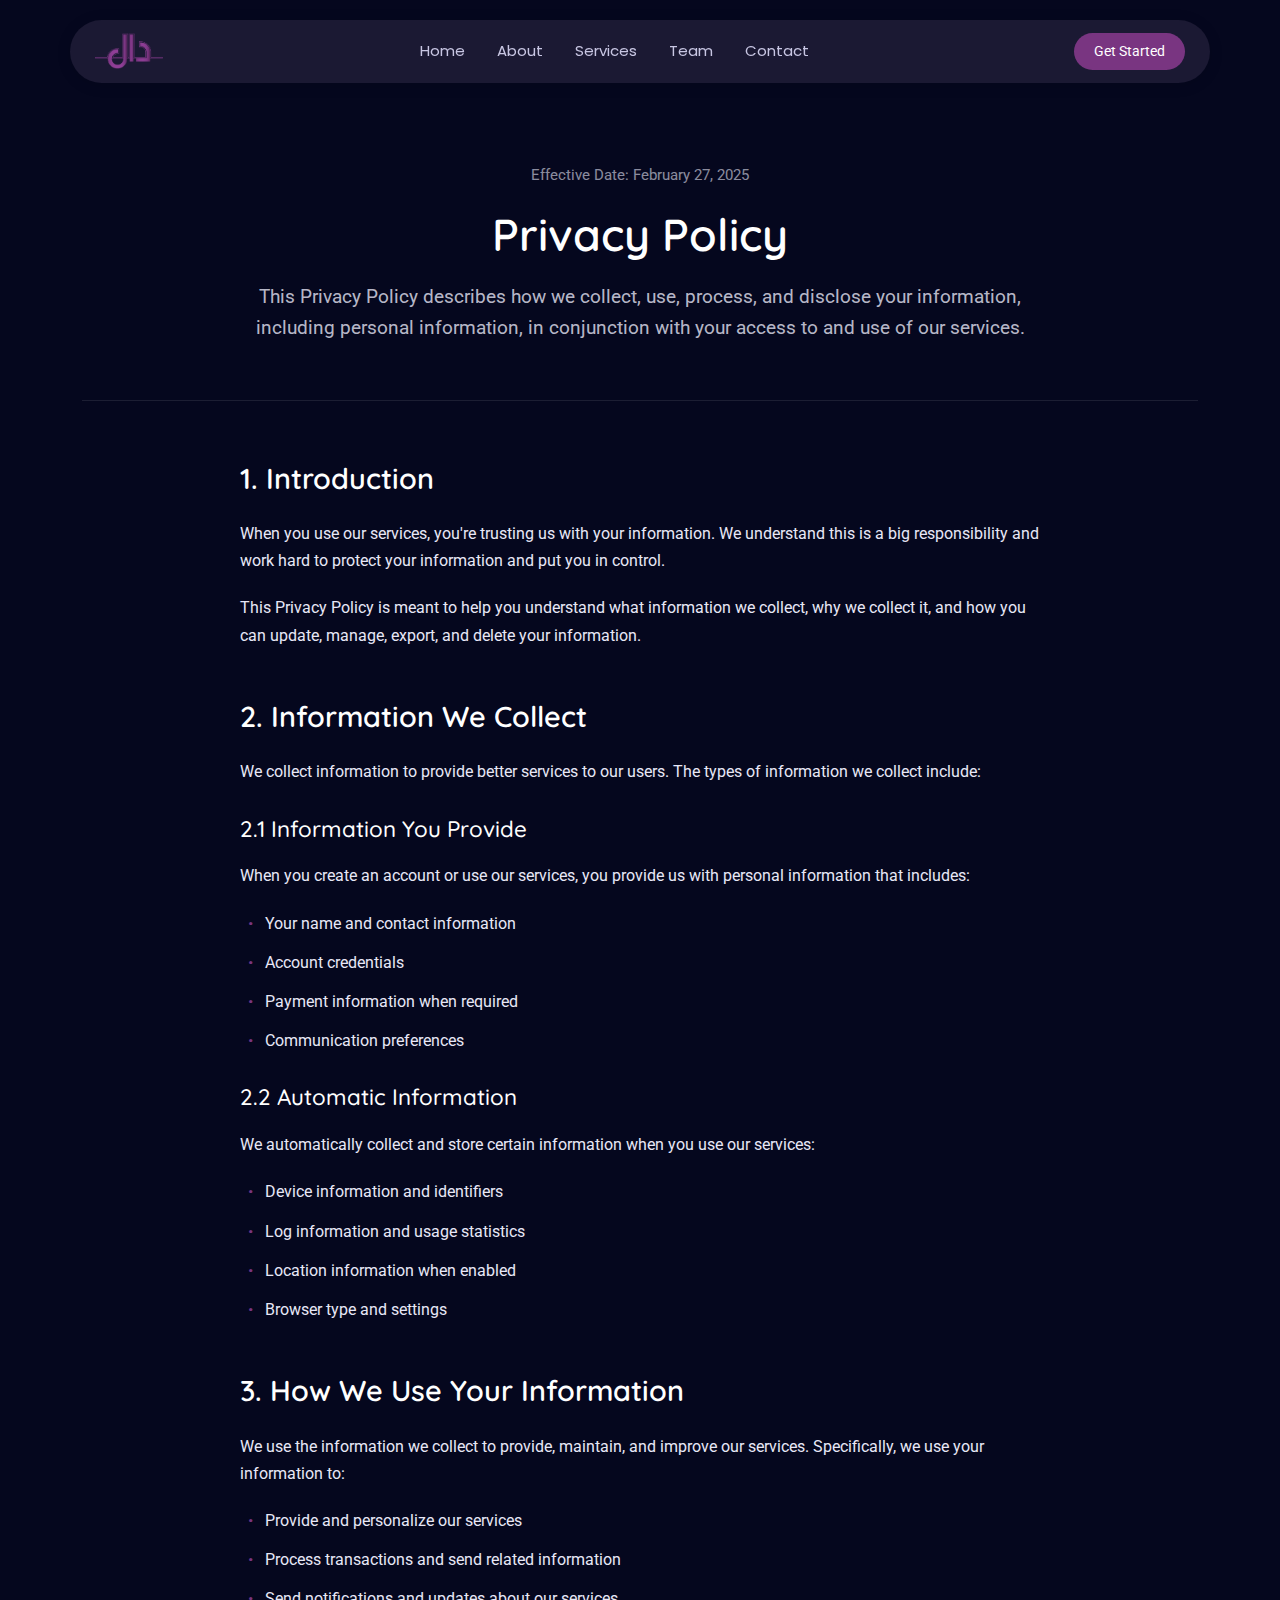
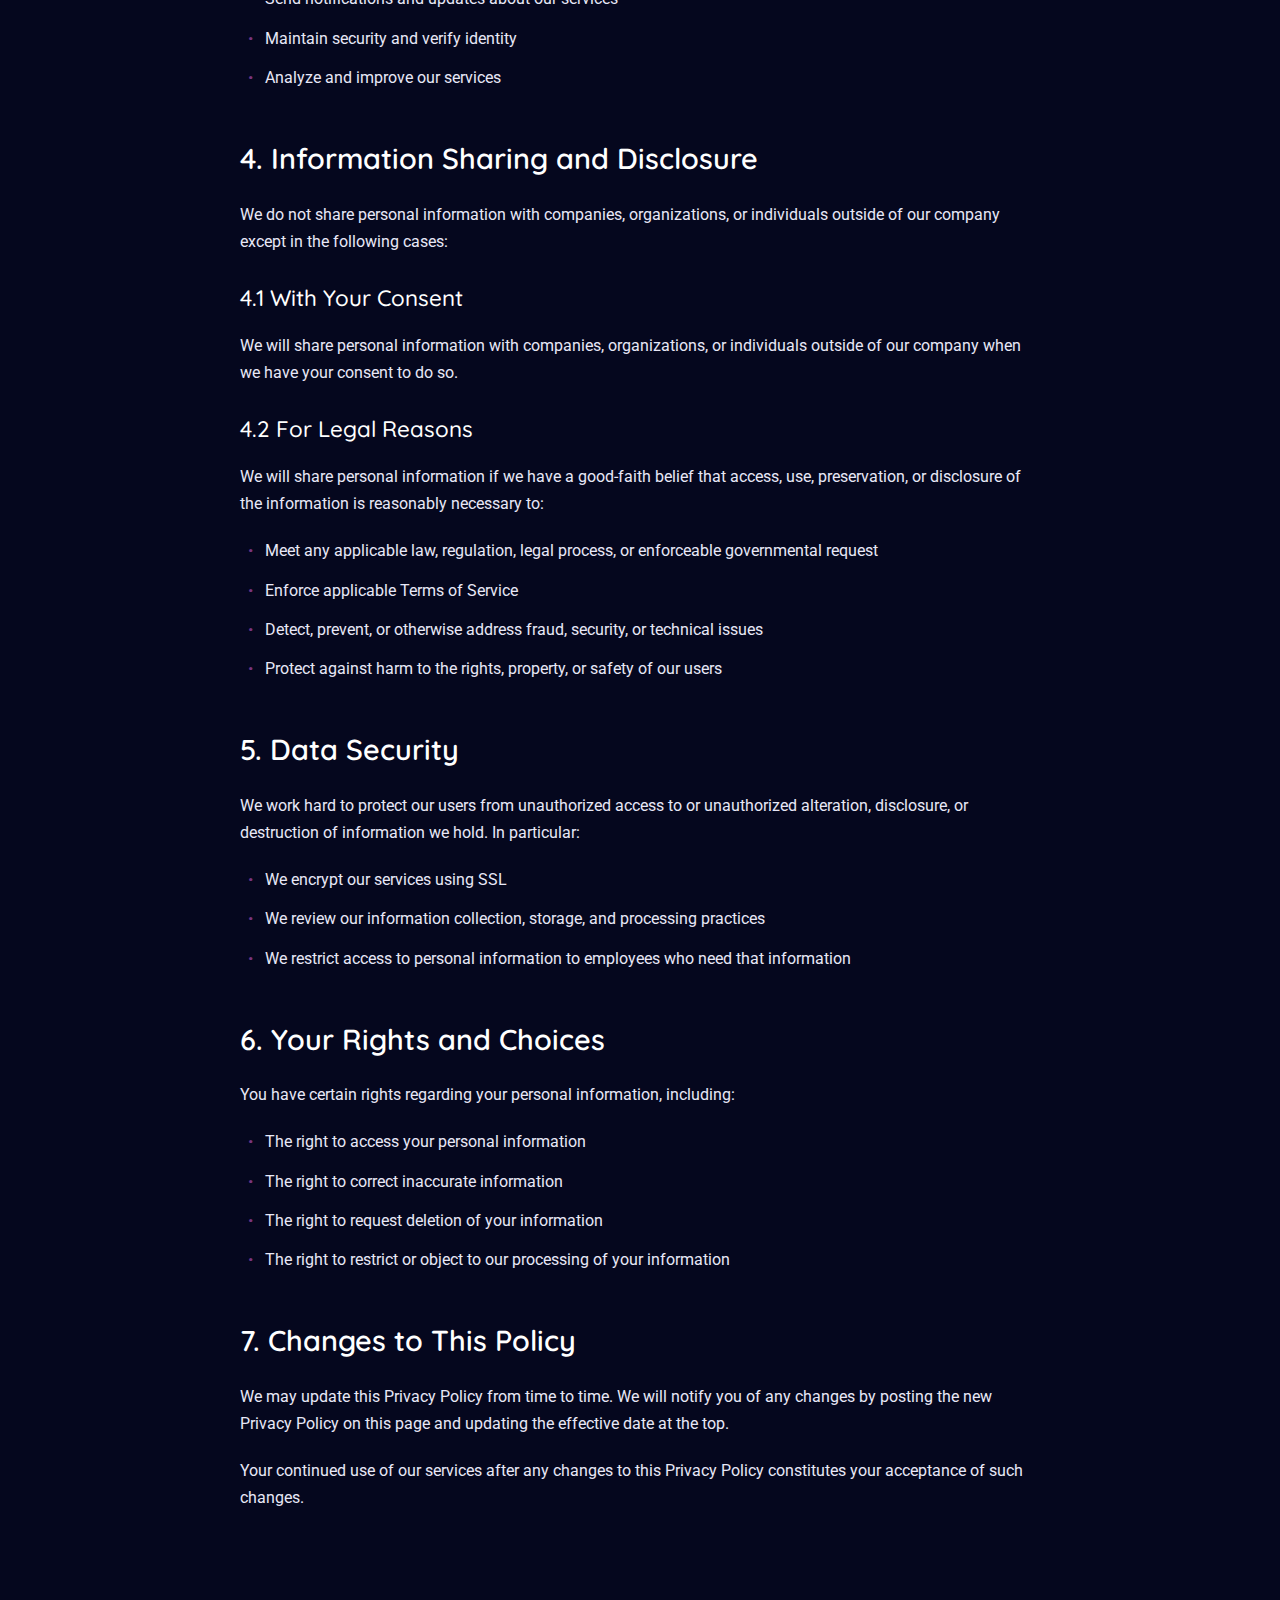
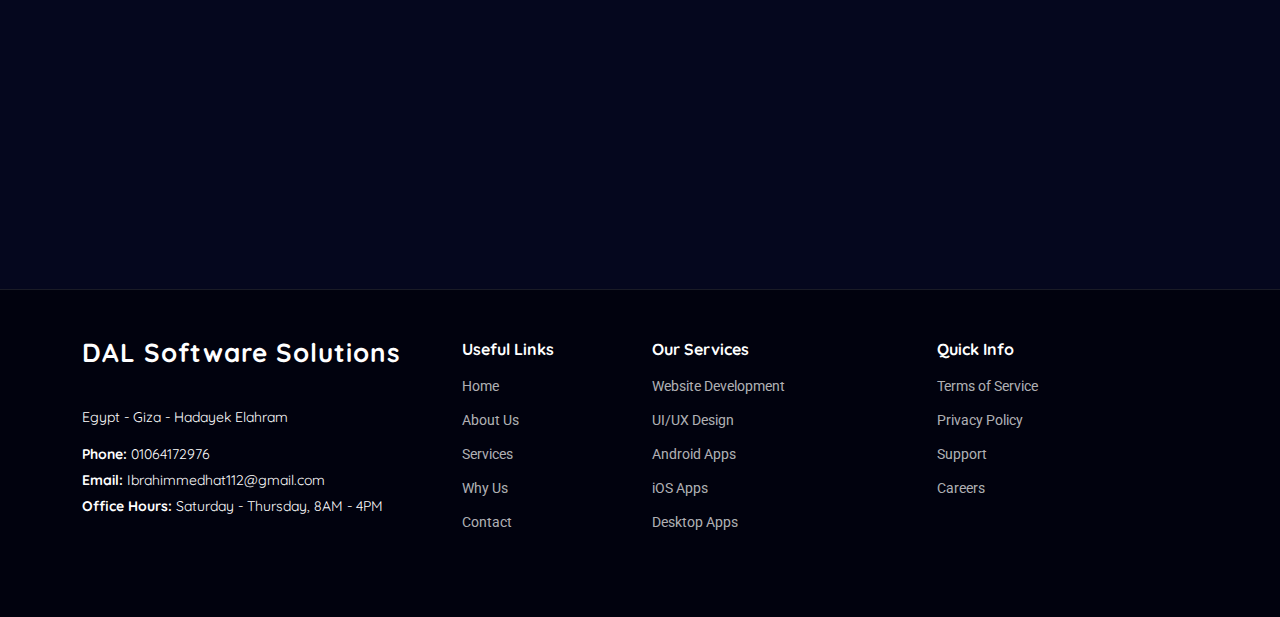
<file: privacy.html>
<!DOCTYPE html>
<html lang="en">

<head>
  <meta charset="utf-8">
  <meta content="width=device-width, initial-scale=1.0" name="viewport">
  <title>Privacy - Clarity Bootstrap Template</title>
  <meta name="description" content="">
  <meta name="keywords" content="">

  <!-- Favicons -->
  <link href="assets/img/favicon.png" rel="icon">
  <link href="assets/img/apple-touch-icon.png" rel="apple-touch-icon">

  <!-- Fonts -->
  <link href="https://fonts.googleapis.com" rel="preconnect">
  <link href="https://fonts.gstatic.com" rel="preconnect" crossorigin>
  <link href="https://fonts.googleapis.com/css2?family=Roboto:ital,wght@0,100;0,300;0,400;0,500;0,700;0,900;1,100;1,300;1,400;1,500;1,700;1,900&family=Poppins:ital,wght@0,100;0,200;0,300;0,400;0,500;0,600;0,700;0,800;0,900;1,100;1,200;1,300;1,400;1,500;1,600;1,700;1,800;1,900&family=Quicksand:wght@300;400;500;600;700&display=swap" rel="stylesheet">

  <!-- Vendor CSS Files -->
  <link href="assets/vendor/bootstrap/css/bootstrap.min.css" rel="stylesheet">
  <link href="assets/vendor/bootstrap-icons/bootstrap-icons.css" rel="stylesheet">
  <link href="assets/vendor/aos/aos.css" rel="stylesheet">
  <link href="assets/vendor/swiper/swiper-bundle.min.css" rel="stylesheet">
  <link href="assets/vendor/glightbox/css/glightbox.min.css" rel="stylesheet">

  <!-- Main CSS File -->
  <link href="assets/css/main.css" rel="stylesheet">

  <!-- =======================================================
  * Template Name: Clarity
  * Template URL: https://bootstrapmade.com/clarity-bootstrap-agency-template/
  * Updated: Sep 13 2025 with Bootstrap v5.3.8
  * Author: BootstrapMade.com
  * License: https://bootstrapmade.com/license/
  ======================================================== -->
</head>

<body class="privacy-page">

  <header id="header" class="header d-flex align-items-center sticky-top">
    <div
      class="header-container container-fluid container-xl position-relative d-flex align-items-center justify-content-between">

      <a href="index.html" class="logo d-flex align-items-center me-auto me-xl-0">
        <!-- Uncomment the line below if you also wish to use an image logo -->
        <!-- <img src="assets/img/logo.webp" alt=""> -->
        <!-- <h1 class="sitename">DAL</h1> -->
        <img src="./assets/img/dal logo2.png" alt="">
      </a>

      <nav id="navmenu" class="navmenu">
        <ul>
          <li><a href="index.html" >Home</a></li>
          <li><a href="index.html#about">About</a></li>
          <li><a href="index.html#services">Services</a></li>
          <!-- <li><a href="#portfolio">Portfolio</a></li> -->
          <li><a href="index.html#team">Team</a></li>
          <!-- <li class="dropdown"><a href="#"><span>Dropdown</span> <i class="bi bi-chevron-down toggle-dropdown"></i></a>
            <ul>
              <li><a href="#">Dropdown 1</a></li>
              <li class="dropdown"><a href="#"><span>Deep Dropdown</span> <i class="bi bi-chevron-down toggle-dropdown"></i></a>
                <ul>
                  <li><a href="#">Deep Dropdown 1</a></li>
                  <li><a href="#">Deep Dropdown 2</a></li>
                  <li><a href="#">Deep Dropdown 3</a></li>
                  <li><a href="#">Deep Dropdown 4</a></li>
                  <li><a href="#">Deep Dropdown 5</a></li>
                </ul>
              </li>
              <li><a href="#">Dropdown 2</a></li>
              <li><a href="#">Dropdown 3</a></li>
              <li><a href="#">Dropdown 4</a></li>
            </ul>
          </li> -->

          <li><a href="index.html#contact">Contact</a></li>
        </ul>
        <i class="mobile-nav-toggle d-xl-none bi bi-list"></i>
      </nav>

      <a class="btn-getstarted" href="index.html#about">Get Started</a>

    </div>
  </header>

  <main class="main">

    <!-- Privacy Section -->
    <section id="privacy" class="privacy section">

      <div class="container" data-aos="fade-up">
        <!-- Header -->
        <div class="privacy-header" data-aos="fade-up">
          <div class="header-content">
            <div class="last-updated">Effective Date: February 27, 2025</div>
            <h1>Privacy Policy</h1>
            <p class="intro-text">This Privacy Policy describes how we collect, use, process, and disclose your information, including personal information, in conjunction with your access to and use of our services.</p>
          </div>
        </div>

        <!-- Main Content -->
        <div class="privacy-content" data-aos="fade-up">
          <!-- Introduction -->
          <div class="content-section">
            <h2>1. Introduction</h2>
            <p>When you use our services, you're trusting us with your information. We understand this is a big responsibility and work hard to protect your information and put you in control.</p>
            <p>This Privacy Policy is meant to help you understand what information we collect, why we collect it, and how you can update, manage, export, and delete your information.</p>
          </div>

          <!-- Information Collection -->
          <div class="content-section">
            <h2>2. Information We Collect</h2>
            <p>We collect information to provide better services to our users. The types of information we collect include:</p>

            <h3>2.1 Information You Provide</h3>
            <p>When you create an account or use our services, you provide us with personal information that includes:</p>
            <ul>
              <li>Your name and contact information</li>
              <li>Account credentials</li>
              <li>Payment information when required</li>
              <li>Communication preferences</li>
            </ul>

            <h3>2.2 Automatic Information</h3>
            <p>We automatically collect and store certain information when you use our services:</p>
            <ul>
              <li>Device information and identifiers</li>
              <li>Log information and usage statistics</li>
              <li>Location information when enabled</li>
              <li>Browser type and settings</li>
            </ul>
          </div>

          <!-- Use of Information -->
          <div class="content-section">
            <h2>3. How We Use Your Information</h2>
            <p>We use the information we collect to provide, maintain, and improve our services. Specifically, we use your information to:</p>
            <ul>
              <li>Provide and personalize our services</li>
              <li>Process transactions and send related information</li>
              <li>Send notifications and updates about our services</li>
              <li>Maintain security and verify identity</li>
              <li>Analyze and improve our services</li>
            </ul>
          </div>

          <!-- Information Sharing -->
          <div class="content-section">
            <h2>4. Information Sharing and Disclosure</h2>
            <p>We do not share personal information with companies, organizations, or individuals outside of our company except in the following cases:</p>

            <h3>4.1 With Your Consent</h3>
            <p>We will share personal information with companies, organizations, or individuals outside of our company when we have your consent to do so.</p>

            <h3>4.2 For Legal Reasons</h3>
            <p>We will share personal information if we have a good-faith belief that access, use, preservation, or disclosure of the information is reasonably necessary to:</p>
            <ul>
              <li>Meet any applicable law, regulation, legal process, or enforceable governmental request</li>
              <li>Enforce applicable Terms of Service</li>
              <li>Detect, prevent, or otherwise address fraud, security, or technical issues</li>
              <li>Protect against harm to the rights, property, or safety of our users</li>
            </ul>
          </div>

          <!-- Data Security -->
          <div class="content-section">
            <h2>5. Data Security</h2>
            <p>We work hard to protect our users from unauthorized access to or unauthorized alteration, disclosure, or destruction of information we hold. In particular:</p>
            <ul>
              <li>We encrypt our services using SSL</li>
              <li>We review our information collection, storage, and processing practices</li>
              <li>We restrict access to personal information to employees who need that information</li>
            </ul>
          </div>

          <!-- Your Rights -->
          <div class="content-section">
            <h2>6. Your Rights and Choices</h2>
            <p>You have certain rights regarding your personal information, including:</p>
            <ul>
              <li>The right to access your personal information</li>
              <li>The right to correct inaccurate information</li>
              <li>The right to request deletion of your information</li>
              <li>The right to restrict or object to our processing of your information</li>
            </ul>
          </div>

          <!-- Policy Updates -->
          <div class="content-section">
            <h2>7. Changes to This Policy</h2>
            <p>We may update this Privacy Policy from time to time. We will notify you of any changes by posting the new Privacy Policy on this page and updating the effective date at the top.</p>
            <p>Your continued use of our services after any changes to this Privacy Policy constitutes your acceptance of such changes.</p>
          </div>
        </div>

        <!-- Contact Section -->
        <div class="privacy-contact" data-aos="fade-up">
          <h2>Contact Us</h2>
          <p>If you have any questions about this Privacy Policy or our practices, please contact us:</p>
          <div class="contact-details">
            <p><strong>Email:</strong> Ibrahimmedhat112@gmail.com</p>
            <p><strong>Address:</strong> Egypt - Giza - Hadayek Elahram</p>
          </div>
        </div>

      </div>

    </section><!-- /Privacy Section -->

  </main>

  <footer id="footer" class="footer position-relative dark-background pb-5">

    <div class="container footer-top">
      <div class="row gy-4">
        <!-- About & Contact -->
        <div class="col-lg-4 col-md-6 footer-about">
          <a href="index.html" class="logo d-flex align-items-center">
            <span class="sitename">DAL Software Solutions</span>
          </a>
          <div class="footer-contact pt-3">
            <p>Egypt - Giza - Hadayek Elahram</p>
            <p class="mt-3"><strong>Phone:</strong> <span>01064172976</span></p>
            <p><strong>Email:</strong> <span>Ibrahimmedhat112@gmail.com</span></p>
            <p><strong>Office Hours:</strong> <span>Saturday - Thursday, 8AM - 4PM</span></p>
          </div>

        </div>

        <!-- Useful Links -->
        <div class="col-lg-2 col-md-3 footer-links">
          <h4>Useful Links</h4>
          <ul>
            <li><a href="index.html">Home</a></li>
            <li><a href="#about">About Us</a></li>
            <li><a href="#services">Services</a></li>
            <li><a href="#why-us">Why Us</a></li>
            <li><a href="#contact">Contact</a></li>
          </ul>
        </div>

        <!-- Services -->
        <div class="col-lg-3 col-md-3 footer-links">
          <h4>Our Services</h4>
          <ul>
            <li><a href="#">Website Development</a></li>
            <li><a href="#">UI/UX Design</a></li>
            <li><a href="#">Android Apps</a></li>
            <li><a href="#">iOS Apps</a></li>
            <li><a href="#">Desktop Apps</a></li>
          </ul>
        </div>

        <!-- Extra Section (Optional) -->
        <div class="col-lg-3 col-md-3 footer-links">
          <h4>Quick Info</h4>
          <ul>
            <li><a href="#">Terms of Service</a></li>
            <li><a href="privacy.html">Privacy Policy</a></li>
            <li><a href="#">Support</a></li>
            <li><a href="#">Careers</a></li>
          </ul>
        </div>

      </div>
    </div>

  </footer>

  <!-- Scroll Top -->
  <a href="#" id="scroll-top" class="scroll-top d-flex align-items-center justify-content-center"><i class="bi bi-arrow-up-short"></i></a>

  <!-- Preloader -->
  <div id="preloader"></div>

  <!-- Vendor JS Files -->
  <script src="assets/vendor/bootstrap/js/bootstrap.bundle.min.js"></script>
  <script src="assets/vendor/php-email-form/validate.js"></script>
  <script src="assets/vendor/aos/aos.js"></script>
  <script src="assets/vendor/purecounter/purecounter_vanilla.js"></script>
  <script src="assets/vendor/imagesloaded/imagesloaded.pkgd.min.js"></script>
  <script src="assets/vendor/isotope-layout/isotope.pkgd.min.js"></script>
  <script src="assets/vendor/swiper/swiper-bundle.min.js"></script>
  <script src="assets/vendor/glightbox/js/glightbox.min.js"></script>

  <!-- Main JS File -->
  <script src="assets/js/main.js"></script>

</body>

</html>
</file>
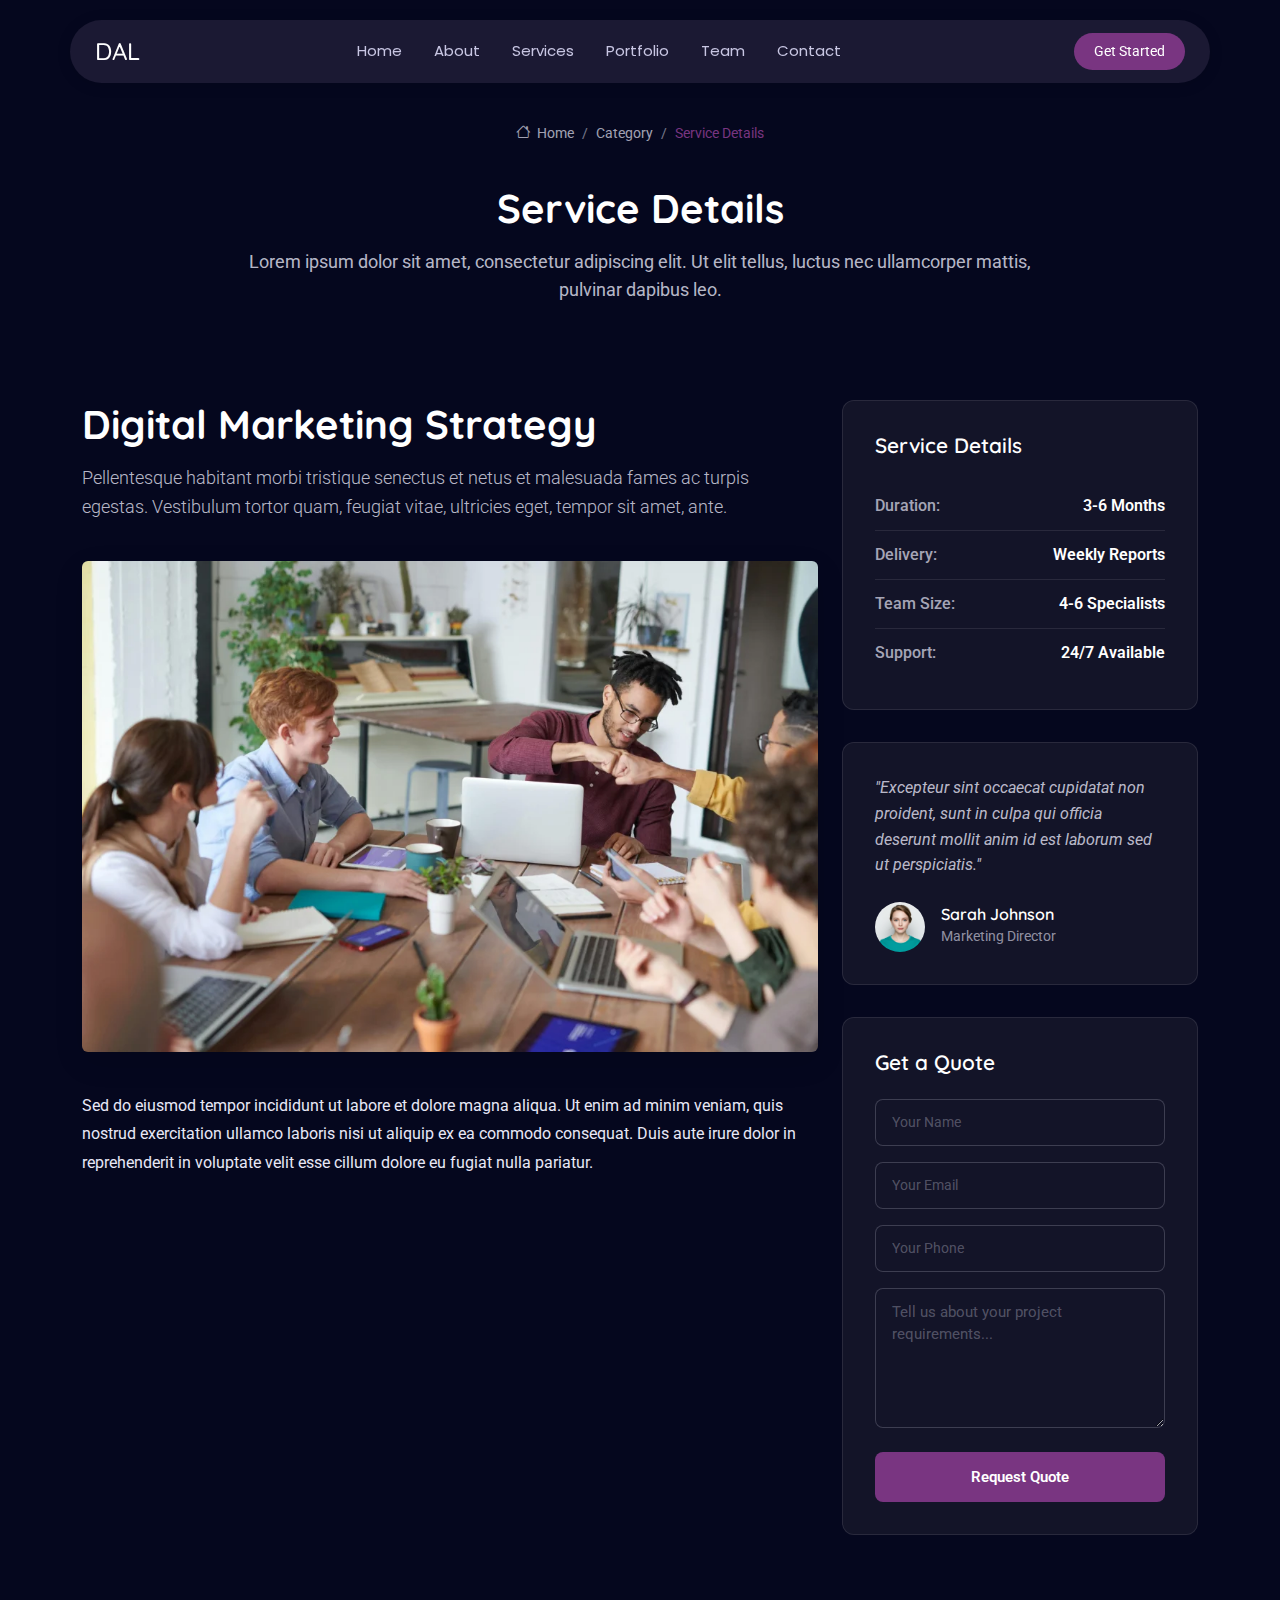
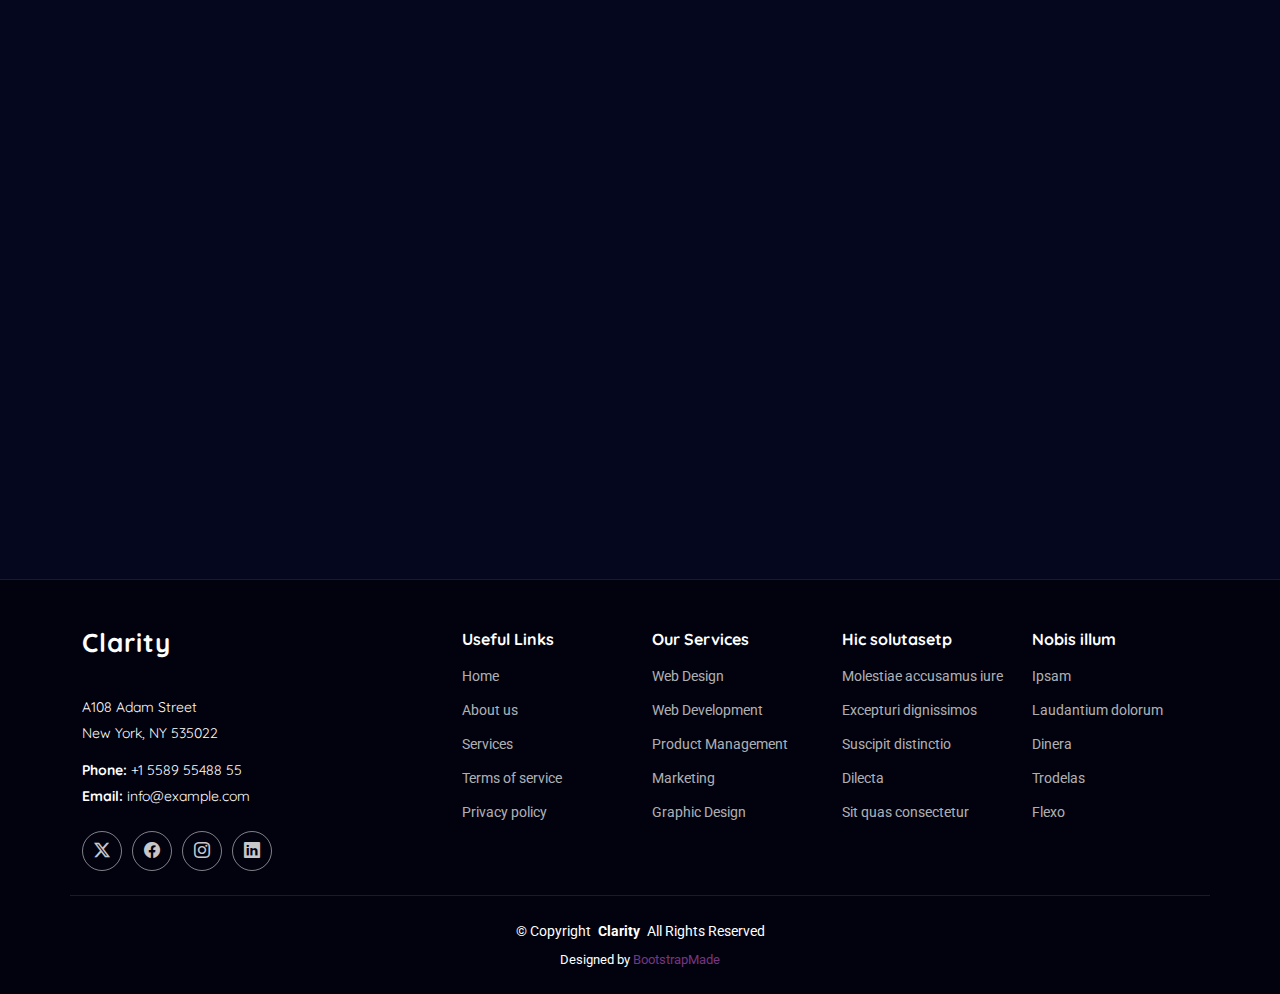
<file: service-details.html>
<!DOCTYPE html>
<html lang="en">

<head>
  <meta charset="utf-8">
  <meta content="width=device-width, initial-scale=1.0" name="viewport">
  <title>Service Details - Clarity Bootstrap Template</title>
  <meta name="description" content="">
  <meta name="keywords" content="">

  <!-- Favicons -->
  <link href="assets/img/favicon.png" rel="icon">
  <link href="assets/img/apple-touch-icon.png" rel="apple-touch-icon">

  <!-- Fonts -->
  <link href="https://fonts.googleapis.com" rel="preconnect">
  <link href="https://fonts.gstatic.com" rel="preconnect" crossorigin>
  <link href="https://fonts.googleapis.com/css2?family=Roboto:ital,wght@0,100;0,300;0,400;0,500;0,700;0,900;1,100;1,300;1,400;1,500;1,700;1,900&family=Poppins:ital,wght@0,100;0,200;0,300;0,400;0,500;0,600;0,700;0,800;0,900;1,100;1,200;1,300;1,400;1,500;1,600;1,700;1,800;1,900&family=Quicksand:wght@300;400;500;600;700&display=swap" rel="stylesheet">

  <!-- Vendor CSS Files -->
  <link href="assets/vendor/bootstrap/css/bootstrap.min.css" rel="stylesheet">
  <link href="assets/vendor/bootstrap-icons/bootstrap-icons.css" rel="stylesheet">
  <link href="assets/vendor/aos/aos.css" rel="stylesheet">
  <link href="assets/vendor/swiper/swiper-bundle.min.css" rel="stylesheet">
  <link href="assets/vendor/glightbox/css/glightbox.min.css" rel="stylesheet">

  <!-- Main CSS File -->
  <link href="assets/css/main.css" rel="stylesheet">

  <!-- =======================================================
  * Template Name: Clarity
  * Template URL: https://bootstrapmade.com/clarity-bootstrap-agency-template/
  * Updated: Sep 13 2025 with Bootstrap v5.3.8
  * Author: BootstrapMade.com
  * License: https://bootstrapmade.com/license/
  ======================================================== -->
</head>

<body class="service-details-page">

  <header id="header" class="header d-flex align-items-center sticky-top">
    <div class="header-container container-fluid container-xl position-relative d-flex align-items-center justify-content-between">

      <a href="index.html" class="logo d-flex align-items-center me-auto me-xl-0">
        <!-- Uncomment the line below if you also wish to use an image logo -->
        <!-- <img src="assets/img/logo.webp" alt=""> -->
        <h1 class="sitename">DAL</h1>
      </a>

      <nav id="navmenu" class="navmenu">
        <ul>
          <li><a href="#hero">Home</a></li>
          <li><a href="#about">About</a></li>
          <li><a href="#services">Services</a></li>
          <li><a href="#portfolio">Portfolio</a></li>
          <li><a href="#team">Team</a></li>
          <!-- <li class="dropdown"><a href="#"><span>Dropdown</span> <i class="bi bi-chevron-down toggle-dropdown"></i></a>
            <ul>
              <li><a href="#">Dropdown 1</a></li>
              <li class="dropdown"><a href="#"><span>Deep Dropdown</span> <i class="bi bi-chevron-down toggle-dropdown"></i></a>
                <ul>
                  <li><a href="#">Deep Dropdown 1</a></li>
                  <li><a href="#">Deep Dropdown 2</a></li>
                  <li><a href="#">Deep Dropdown 3</a></li>
                  <li><a href="#">Deep Dropdown 4</a></li>
                  <li><a href="#">Deep Dropdown 5</a></li>
                </ul>
              </li>
              <li><a href="#">Dropdown 2</a></li>
              <li><a href="#">Dropdown 3</a></li>
              <li><a href="#">Dropdown 4</a></li>
            </ul>
          </li> -->
          <li><a href="#contact">Contact</a></li>
        </ul>
        <i class="mobile-nav-toggle d-xl-none bi bi-list"></i>
      </nav>

      <a class="btn-getstarted" href="#about">Get Started</a>

    </div>
  </header>

  <main class="main">

    <!-- Page Title -->
    <div class="page-title">
      <div class="breadcrumbs">
        <nav aria-label="breadcrumb">
          <ol class="breadcrumb">
            <li class="breadcrumb-item"><a href="#"><i class="bi bi-house"></i> Home</a></li>
            <li class="breadcrumb-item"><a href="#">Category</a></li>
            <li class="breadcrumb-item active current">Service Details</li>
          </ol>
        </nav>
      </div>

      <div class="title-wrapper">
        <h1>Service Details</h1>
        <p>Lorem ipsum dolor sit amet, consectetur adipiscing elit. Ut elit tellus, luctus nec ullamcorper mattis, pulvinar dapibus leo.</p>
      </div>
    </div><!-- End Page Title -->

    <!-- Service Details Section -->
    <section id="service-details" class="service-details section">

      <div class="container" data-aos="fade-up" data-aos-delay="100">

        <div class="row gy-4">

          <!-- Service Overview -->
          <div class="col-lg-8">
            <div class="service-content">
              <h2>Digital Marketing Strategy</h2>
              <p class="lead">Pellentesque habitant morbi tristique senectus et netus et malesuada fames ac turpis egestas. Vestibulum tortor quam, feugiat vitae, ultricies eget, tempor sit amet, ante.</p>

              <div class="service-image" data-aos="fade-up" data-aos-delay="200">
                <img src="assets/img/services/services-3.webp" alt="Digital Marketing" class="img-fluid rounded">
              </div>

              <p>Sed do eiusmod tempor incididunt ut labore et dolore magna aliqua. Ut enim ad minim veniam, quis nostrud exercitation ullamco laboris nisi ut aliquip ex ea commodo consequat. Duis aute irure dolor in reprehenderit in voluptate velit esse cillum dolore eu fugiat nulla pariatur.</p>

              <!-- Service Features -->
              <div class="service-features" data-aos="fade-up" data-aos-delay="300">
                <h4>What's Included</h4>
                <div class="row gy-3">
                  <div class="col-md-6">
                    <div class="feature-item">
                      <i class="bi bi-graph-up-arrow flex-shrink-0"></i>
                      <div>
                        <h5>Performance Analytics</h5>
                        <p>Comprehensive tracking and reporting of all marketing metrics and KPIs.</p>
                      </div>
                    </div>
                  </div>
                  <div class="col-md-6">
                    <div class="feature-item">
                      <i class="bi bi-bullseye flex-shrink-0"></i>
                      <div>
                        <h5>Target Audience Research</h5>
                        <p>In-depth analysis to identify and reach your ideal customer base.</p>
                      </div>
                    </div>
                  </div>
                  <div class="col-md-6">
                    <div class="feature-item">
                      <i class="bi bi-palette flex-shrink-0"></i>
                      <div>
                        <h5>Content Creation</h5>
                        <p>Engaging visual and written content tailored to your brand voice.</p>
                      </div>
                    </div>
                  </div>
                  <div class="col-md-6">
                    <div class="feature-item">
                      <i class="bi bi-share flex-shrink-0"></i>
                      <div>
                        <h5>Social Media Management</h5>
                        <p>Complete management of your social media presence across platforms.</p>
                      </div>
                    </div>
                  </div>
                </div>
              </div>

              <!-- Process Steps -->
              <div class="service-process" data-aos="fade-up" data-aos-delay="400">
                <h4>Our Process</h4>
                <div class="process-steps">
                  <div class="step-item">
                    <div class="step-number">01</div>
                    <div class="step-content">
                      <h5>Strategy Development</h5>
                      <p>Lorem ipsum dolor sit amet, consectetur adipiscing elit. Mauris tempus vestibulum mauris quis aliquam.</p>
                    </div>
                  </div>
                  <div class="step-item">
                    <div class="step-number">02</div>
                    <div class="step-content">
                      <h5>Implementation</h5>
                      <p>Sed do eiusmod tempor incididunt ut labore et dolore magna aliqua. Ut enim ad minim veniam.</p>
                    </div>
                  </div>
                  <div class="step-item">
                    <div class="step-number">03</div>
                    <div class="step-content">
                      <h5>Optimization</h5>
                      <p>Duis aute irure dolor in reprehenderit in voluptate velit esse cillum dolore eu fugiat nulla.</p>
                    </div>
                  </div>
                  <div class="step-item">
                    <div class="step-number">04</div>
                    <div class="step-content">
                      <h5>Results &amp; Reporting</h5>
                      <p>Excepteur sint occaecat cupidatat non proident, sunt in culpa qui officia deserunt mollit.</p>
                    </div>
                  </div>
                </div>
              </div>

            </div>
          </div><!-- End Service Content -->

          <!-- Sidebar -->
          <div class="col-lg-4">
            <div class="sidebar" data-aos="fade-up" data-aos-delay="200">

              <!-- Service Quick Facts -->
              <div class="service-info">
                <h4>Service Details</h4>
                <ul class="service-facts">
                  <li>
                    <span class="fact-label">Duration:</span>
                    <span class="fact-value">3-6 Months</span>
                  </li>
                  <li>
                    <span class="fact-label">Delivery:</span>
                    <span class="fact-value">Weekly Reports</span>
                  </li>
                  <li>
                    <span class="fact-label">Team Size:</span>
                    <span class="fact-value">4-6 Specialists</span>
                  </li>
                  <li>
                    <span class="fact-label">Support:</span>
                    <span class="fact-value">24/7 Available</span>
                  </li>
                </ul>
              </div>

              <!-- Testimonial -->
              <div class="service-testimonial">
                <div class="testimonial-content">
                  <p>"Excepteur sint occaecat cupidatat non proident, sunt in culpa qui officia deserunt mollit anim id est laborum sed ut perspiciatis."</p>
                  <div class="testimonial-author">
                    <img src="assets/img/person/person-f-3.webp" alt="Sarah Johnson" class="author-image">
                    <div class="author-info">
                      <h5>Sarah Johnson</h5>
                      <span>Marketing Director</span>
                    </div>
                  </div>
                </div>
              </div>

              <!-- Contact Form -->
              <div class="inquiry-form">
                <h4>Get a Quote</h4>
                <form action="forms/get-a-quote.php" method="post" class="php-email-form">
                  <div class="form-group mb-3">
                    <input type="text" name="name" class="form-control" id="name" placeholder="Your Name" required="">
                  </div>
                  <div class="form-group mb-3">
                    <input type="email" name="email" class="form-control" id="email" placeholder="Your Email" required="">
                  </div>
                  <div class="form-group mb-3">
                    <input type="tel" name="phone" class="form-control" id="phone" placeholder="Your Phone">
                  </div>
                  <input type="hidden" name="subect" value="Service Quote Request">
                  <div class="form-group mb-4">
                    <textarea class="form-control" name="message" rows="5" placeholder="Tell us about your project requirements..." required=""></textarea>
                  </div>
                  <div class="loading">Loading</div>
                  <div class="error-message"></div>
                  <div class="sent-message">Your message has been sent. Thank you!</div>
                  <button type="submit" class="btn-submit w-100">Request Quote</button>
                </form>
              </div>

            </div>
          </div><!-- End Sidebar -->

        </div>

      </div>

    </section><!-- /Service Details Section -->

  </main>

  <footer id="footer" class="footer position-relative dark-background">

    <div class="container footer-top">
      <div class="row gy-4">
        <div class="col-lg-4 col-md-6 footer-about">
          <a href="index.html" class="logo d-flex align-items-center">
            <span class="sitename">Clarity</span>
          </a>
          <div class="footer-contact pt-3">
            <p>A108 Adam Street</p>
            <p>New York, NY 535022</p>
            <p class="mt-3"><strong>Phone:</strong> <span>+1 5589 55488 55</span></p>
            <p><strong>Email:</strong> <span>info@example.com</span></p>
          </div>
          <div class="social-links d-flex mt-4">
            <a href=""><i class="bi bi-twitter-x"></i></a>
            <a href=""><i class="bi bi-facebook"></i></a>
            <a href=""><i class="bi bi-instagram"></i></a>
            <a href=""><i class="bi bi-linkedin"></i></a>
          </div>
        </div>

        <div class="col-lg-2 col-md-3 footer-links">
          <h4>Useful Links</h4>
          <ul>
            <li><a href="#">Home</a></li>
            <li><a href="#">About us</a></li>
            <li><a href="#">Services</a></li>
            <li><a href="#">Terms of service</a></li>
            <li><a href="#">Privacy policy</a></li>
          </ul>
        </div>

        <div class="col-lg-2 col-md-3 footer-links">
          <h4>Our Services</h4>
          <ul>
            <li><a href="#">Web Design</a></li>
            <li><a href="#">Web Development</a></li>
            <li><a href="#">Product Management</a></li>
            <li><a href="#">Marketing</a></li>
            <li><a href="#">Graphic Design</a></li>
          </ul>
        </div>

        <div class="col-lg-2 col-md-3 footer-links">
          <h4>Hic solutasetp</h4>
          <ul>
            <li><a href="#">Molestiae accusamus iure</a></li>
            <li><a href="#">Excepturi dignissimos</a></li>
            <li><a href="#">Suscipit distinctio</a></li>
            <li><a href="#">Dilecta</a></li>
            <li><a href="#">Sit quas consectetur</a></li>
          </ul>
        </div>

        <div class="col-lg-2 col-md-3 footer-links">
          <h4>Nobis illum</h4>
          <ul>
            <li><a href="#">Ipsam</a></li>
            <li><a href="#">Laudantium dolorum</a></li>
            <li><a href="#">Dinera</a></li>
            <li><a href="#">Trodelas</a></li>
            <li><a href="#">Flexo</a></li>
          </ul>
        </div>

      </div>
    </div>

    <div class="container copyright text-center mt-4">
      <p>© <span>Copyright</span> <strong class="px-1 sitename">Clarity</strong> <span>All Rights Reserved</span></p>
      <div class="credits">
        <!-- All the links in the footer should remain intact. -->
        <!-- You can delete the links only if you've purchased the pro version. -->
        <!-- Licensing information: https://bootstrapmade.com/license/ -->
        <!-- Purchase the pro version with working PHP/AJAX contact form: [buy-url] -->
        Designed by <a href="https://bootstrapmade.com/">BootstrapMade</a>
      </div>
    </div>

  </footer>

  <!-- Scroll Top -->
  <a href="#" id="scroll-top" class="scroll-top d-flex align-items-center justify-content-center"><i class="bi bi-arrow-up-short"></i></a>

  <!-- Preloader -->
  <div id="preloader"></div>

  <!-- Vendor JS Files -->
  <script src="assets/vendor/bootstrap/js/bootstrap.bundle.min.js"></script>
  <script src="assets/vendor/php-email-form/validate.js"></script>
  <script src="assets/vendor/aos/aos.js"></script>
  <script src="assets/vendor/purecounter/purecounter_vanilla.js"></script>
  <script src="assets/vendor/imagesloaded/imagesloaded.pkgd.min.js"></script>
  <script src="assets/vendor/isotope-layout/isotope.pkgd.min.js"></script>
  <script src="assets/vendor/swiper/swiper-bundle.min.js"></script>
  <script src="assets/vendor/glightbox/js/glightbox.min.js"></script>

  <!-- Main JS File -->
  <script src="assets/js/main.js"></script>

</body>

</html>
</file>
<file: assets/css/main.css>
/**
* Template Name: Clarity
* Template URL: https://bootstrapmade.com/clarity-bootstrap-agency-template/
* Updated: Sep 13 2025 with Bootstrap v5.3.8
* Author: BootstrapMade.com
* License: https://bootstrapmade.com/license/
*/

@charset "UTF-8";

/*--------------------------------------------------------------
# Font & Color Variables
# Help: https://bootstrapmade.com/color-system/
--------------------------------------------------------------*/
/* Fonts */
:root {
  --default-font: "Roboto", system-ui, -apple-system, "Segoe UI", Roboto,
    "Helvetica Neue", Arial, "Noto Sans", "Liberation Sans", sans-serif,
    "Apple Color Emoji", "Segoe UI Emoji", "Segoe UI Symbol", "Noto Color Emoji";
  --heading-font: "Quicksand", sans-serif;
  --nav-font: "Poppins", sans-serif;
}

/* Global Colors - The following color variables are used throughout the website. Updating them here will change the color scheme of the entire website */
:root {
  --background-color: #05071e; /* Background color for the entire website, including individual sections */
  --default-color: #e8e7f7; /* Default color used for the majority of the text content across the entire website */
  --heading-color: #ffffff; /* Color for headings, subheadings and title throughout the website */
  /* --accent-color: #524dd3; Accent color that represents your brand on the website. It's used for buttons, links, and other elements that need to stand out */
  --accent-color: #793581; /* Accent color that represents your brand on the website. It's used for buttons, links, and other elements that need to stand out */

  --surface-color: #131428; /* The surface color is used as a background of boxed elements within sections, such as cards, icon boxes, or other elements that require a visual separation from the global background. */
  --contrast-color: #ffffff; /* Contrast color for text, ensuring readability against backgrounds of accent, heading, or default colors. */
}

/* Nav Menu Colors - The following color variables are used specifically for the navigation menu. They are separate from the global colors to allow for more customization options */
:root {
  --nav-color: #c8c6e3; /* The default color of the main navmenu links */
  --nav-hover-color: #ffffff; /* Applied to main navmenu links when they are hovered over or active */
  --nav-mobile-background-color: #03051f; /* Used as the background color for mobile navigation menu */
  --nav-dropdown-background-color: #1f2240; /* Used as the background color for dropdown items that appear when hovering over primary navigation items */
  --nav-dropdown-color: #c8c6e3; /* Used for navigation links of the dropdown items in the navigation menu. */
  --nav-dropdown-hover-color: #ffffff; /* Similar to --nav-hover-color, this color is applied to dropdown navigation links when they are hovered over. */
}
.custom-title {
  font-family: "Courier New", monospace;
  font-style: italic;
  font-weight: bold;
}
/* Color Presets - These classes override global colors when applied to any section or element, providing reuse of the sam color scheme. */

.light-background {
  --background-color: #0c114a;
  --surface-color: #131b76;
}

.dark-background {
  --background-color: #01020e;
  --default-color: #ffffff;
  --heading-color: #ffffff;
  --surface-color: #252525;
  --contrast-color: #ffffff;
}

/* Smooth scroll */
:root {
  scroll-behavior: smooth;
}

/*--------------------------------------------------------------
# General Styling & Shared Classes
--------------------------------------------------------------*/
body {
  color: var(--default-color);
  background-color: var(--background-color);
  font-family: var(--default-font);
}

a {
  color: var(--accent-color);
  text-decoration: none;
  transition: 0.3s;
}

a:hover {
  color: color-mix(in srgb, var(--accent-color), transparent 25%);
  text-decoration: none;
}

h1,
h2,
h3,
h4,
h5,
h6 {
  color: var(--heading-color);
  font-family: var(--heading-font);
}

/* PHP Email Form Messages
------------------------------*/
.php-email-form .error-message {
  display: none;
  background: #df1529;
  color: #ffffff;
  text-align: left;
  padding: 15px;
  margin-bottom: 24px;
  font-weight: 600;
}

.php-email-form .sent-message {
  display: none;
  color: #ffffff;
  background: #059652;
  text-align: center;
  padding: 15px;
  margin-bottom: 24px;
  font-weight: 600;
}

.php-email-form .loading {
  display: none;
  background: var(--surface-color);
  text-align: center;
  padding: 15px;
  margin-bottom: 24px;
}

.php-email-form .loading:before {
  content: "";
  display: inline-block;
  border-radius: 50%;
  width: 24px;
  height: 24px;
  margin: 0 10px -6px 0;
  border: 3px solid var(--accent-color);
  border-top-color: var(--surface-color);
  animation: php-email-form-loading 1s linear infinite;
}

@keyframes php-email-form-loading {
  0% {
    transform: rotate(0deg);
  }

  100% {
    transform: rotate(360deg);
  }
}

/*--------------------------------------------------------------
# Global Header
--------------------------------------------------------------*/
.header {
  --background-color: rgba(255, 255, 255, 0);
  --surface-color: #1b1933;
  color: var(--default-color);
  background-color: var(--background-color);
  padding: 20px 0;
  transition: all 0.5s;
  z-index: 997;
}

.header .header-container {
  background: var(--surface-color);
  border-radius: 50px;
  padding: 5px 25px;
  box-shadow: 0px 2px 15px rgba(0, 0, 0, 0.1);
}

.header .logo {
  line-height: 1;
}

.header .logo img {
  max-height: 36px;
  margin-right: 8px;
}

.header .logo h1 {
  font-size: 24px;
  margin: 0;
  font-weight: 500;
  color: var(--heading-color);
}

.header .btn-getstarted,
.header .btn-getstarted:focus {
  color: var(--contrast-color);
  background: var(--accent-color);
  font-size: 14px;
  padding: 8px 20px;
  margin: 0 0 0 30px;
  border-radius: 50px;
  transition: 0.3s;
}

.header .btn-getstarted:hover,
.header .btn-getstarted:focus:hover {
  color: var(--contrast-color);
  background: color-mix(in srgb, var(--accent-color), transparent 15%);
}

@media (max-width: 1200px) {
  .header {
    padding-top: 10px;
  }

  .header .header-container {
    margin-left: 10px;
    margin-right: 10px;
    padding: 10px 5px 10px 15px;
  }

  .header .logo {
    order: 1;
  }

  .header .btn-getstarted {
    order: 2;
    margin: 0 10px 0 0;
    padding: 6px 15px;
  }

  .header .navmenu {
    order: 3;
  }
}

/*--------------------------------------------------------------
# Navigation Menu
--------------------------------------------------------------*/
/* Desktop Navigation */
@media (min-width: 1200px) {
  .navmenu {
    padding: 0;
  }

  .navmenu ul {
    margin: 0;
    padding: 0;
    display: flex;
    list-style: none;
    align-items: center;
  }

  .navmenu li {
    position: relative;
  }

  .navmenu > ul > li {
    white-space: nowrap;
    padding: 15px 14px;
  }

  .navmenu > ul > li:last-child {
    padding-right: 0;
  }

  .navmenu a,
  .navmenu a:focus {
    color: var(--nav-color);
    font-size: 15px;
    padding: 0 2px;
    font-family: var(--nav-font);
    font-weight: 400;
    display: flex;
    align-items: center;
    justify-content: space-between;
    white-space: nowrap;
    transition: 0.3s;
    position: relative;
  }

  .navmenu a i,
  .navmenu a:focus i {
    font-size: 12px;
    line-height: 0;
    margin-left: 5px;
    transition: 0.3s;
  }

  .navmenu > ul > li > a:before {
    content: "";
    position: absolute;
    width: 100%;
    height: 2px;
    bottom: -6px;
    left: 0;
    background-color: var(--accent-color);
    visibility: hidden;
    width: 0px;
    transition: all 0.3s ease-in-out 0s;
  }

  .navmenu a:hover:before,
  .navmenu li:hover > a:before,
  .navmenu .active:before {
    visibility: visible;
    width: 100%;
  }

  .navmenu li:hover > a,
  .navmenu .active,
  .navmenu .active:focus {
    color: var(--nav-hover-color);
  }

  .navmenu .dropdown ul {
    margin: 0;
    padding: 10px 0;
    background: var(--nav-dropdown-background-color);
    display: block;
    position: absolute;
    visibility: hidden;
    left: 14px;
    top: 130%;
    opacity: 0;
    transition: 0.3s;
    border-radius: 4px;
    z-index: 99;
    box-shadow: 0px 0px 30px rgba(0, 0, 0, 0.1);
  }

  .navmenu .dropdown ul li {
    min-width: 200px;
  }

  .navmenu .dropdown ul a {
    padding: 10px 20px;
    font-size: 15px;
    text-transform: none;
    color: var(--nav-dropdown-color);
  }

  .navmenu .dropdown ul a i {
    font-size: 12px;
  }

  .navmenu .dropdown ul a:hover,
  .navmenu .dropdown ul .active:hover,
  .navmenu .dropdown ul li:hover > a {
    color: var(--nav-dropdown-hover-color);
  }

  .navmenu .dropdown:hover > ul {
    opacity: 1;
    top: 100%;
    visibility: visible;
  }

  .navmenu .dropdown .dropdown ul {
    top: 0;
    left: -90%;
    visibility: hidden;
  }

  .navmenu .dropdown .dropdown:hover > ul {
    opacity: 1;
    top: 0;
    left: -100%;
    visibility: visible;
  }
}

/* Mobile Navigation */
@media (max-width: 1199px) {
  .mobile-nav-toggle {
    color: var(--nav-color);
    font-size: 28px;
    line-height: 0;
    margin-right: 10px;
    cursor: pointer;
    transition: color 0.3s;
  }

  .navmenu {
    padding: 0;
    z-index: 9997;
  }

  .navmenu ul {
    display: none;
    list-style: none;
    position: absolute;
    inset: 60px 20px 20px 20px;
    padding: 10px 0;
    margin: 0;
    border-radius: 6px;
    background-color: var(--nav-mobile-background-color);
    border: 1px solid color-mix(in srgb, var(--default-color), transparent 90%);
    box-shadow: none;
    overflow-y: auto;
    transition: 0.3s;
    z-index: 9998;
  }

  .navmenu a,
  .navmenu a:focus {
    color: var(--nav-dropdown-color);
    padding: 10px 20px;
    font-family: var(--nav-font);
    font-size: 17px;
    font-weight: 500;
    display: flex;
    align-items: center;
    justify-content: space-between;
    white-space: nowrap;
    transition: 0.3s;
  }

  .navmenu a i,
  .navmenu a:focus i {
    font-size: 12px;
    line-height: 0;
    margin-left: 5px;
    width: 30px;
    height: 30px;
    display: flex;
    align-items: center;
    justify-content: center;
    border-radius: 50%;
    transition: 0.3s;
    background-color: color-mix(in srgb, var(--accent-color), transparent 90%);
  }

  .navmenu a i:hover,
  .navmenu a:focus i:hover {
    background-color: var(--accent-color);
    color: var(--contrast-color);
  }

  .navmenu a:hover,
  .navmenu .active,
  .navmenu .active:focus {
    color: var(--nav-dropdown-hover-color);
  }

  .navmenu .active i,
  .navmenu .active:focus i {
    background-color: var(--accent-color);
    color: var(--contrast-color);
    transform: rotate(180deg);
  }

  .navmenu .dropdown ul {
    position: static;
    display: none;
    z-index: 99;
    padding: 10px 0;
    margin: 10px 20px;
    background-color: var(--nav-dropdown-background-color);
    transition: all 0.5s ease-in-out;
  }

  .navmenu .dropdown ul ul {
    background-color: rgba(33, 37, 41, 0.1);
  }

  .navmenu .dropdown > .dropdown-active {
    display: block;
    background-color: rgba(33, 37, 41, 0.03);
  }

  .mobile-nav-active {
    overflow: hidden;
  }

  .mobile-nav-active .mobile-nav-toggle {
    color: #fff;
    position: absolute;
    font-size: 32px;
    top: 15px;
    right: 15px;
    margin-right: 0;
    z-index: 9999;
  }

  .mobile-nav-active .navmenu {
    position: fixed;
    overflow: hidden;
    inset: 0;
    background: rgba(33, 37, 41, 0.8);
    transition: 0.3s;
  }

  .mobile-nav-active .navmenu > ul {
    display: block;
  }
}

/*--------------------------------------------------------------
# Global Footer
--------------------------------------------------------------*/
.footer {
  color: var(--default-color);
  background-color: var(--background-color);
  font-size: 14px;
  position: relative;
  border-top: 1px solid
    color-mix(in srgb, var(--default-color), transparent 90%);
}

.footer .footer-top {
  padding-top: 50px;
}

.footer .footer-about .logo {
  line-height: 1;
  margin-bottom: 25px;
}

.footer .footer-about .logo img {
  max-height: 40px;
  margin-right: 6px;
}

.footer .footer-about .logo span {
  color: var(--heading-color);
  font-family: var(--heading-font);
  font-size: 26px;
  font-weight: 700;
  letter-spacing: 1px;
}

.footer .footer-about p {
  font-size: 14px;
  font-family: var(--heading-font);
}

.footer .social-links a {
  display: flex;
  align-items: center;
  justify-content: center;
  width: 40px;
  height: 40px;
  border-radius: 50%;
  border: 1px solid color-mix(in srgb, var(--default-color), transparent 50%);
  font-size: 16px;
  color: color-mix(in srgb, var(--default-color), transparent 20%);
  margin-right: 10px;
  transition: 0.3s;
}

.footer .social-links a:hover {
  color: var(--accent-color);
  border-color: var(--accent-color);
}

.footer h4 {
  font-size: 16px;
  font-weight: bold;
  position: relative;
  padding-bottom: 12px;
}

.footer .footer-links {
  margin-bottom: 30px;
}

.footer .footer-links ul {
  list-style: none;
  padding: 0;
  margin: 0;
}

.footer .footer-links ul i {
  padding-right: 2px;
  font-size: 12px;
  line-height: 0;
}

.footer .footer-links ul li {
  padding: 10px 0;
  display: flex;
  align-items: center;
}

.footer .footer-links ul li:first-child {
  padding-top: 0;
}

.footer .footer-links ul a {
  color: color-mix(in srgb, var(--default-color), transparent 30%);
  display: inline-block;
  line-height: 1;
}

.footer .footer-links ul a:hover {
  color: var(--accent-color);
}

.footer .footer-contact p {
  margin-bottom: 5px;
}

.footer .copyright {
  padding: 25px 0;
  border-top: 1px solid
    color-mix(in srgb, var(--default-color), transparent 90%);
}

.footer .copyright p {
  margin-bottom: 0;
}

.footer .credits {
  margin-top: 8px;
  font-size: 13px;
}

/*--------------------------------------------------------------
# Preloader
--------------------------------------------------------------*/
#preloader {
  position: fixed;
  inset: 0;
  z-index: 999999;
  overflow: hidden;
  background: var(--background-color);
  transition: all 0.6s ease-out;
}

#preloader:before {
  content: "";
  position: fixed;
  top: calc(50% - 30px);
  left: calc(50% - 30px);
  border: 6px solid #ffffff;
  border-color: var(--accent-color) transparent var(--accent-color) transparent;
  border-radius: 50%;
  width: 60px;
  height: 60px;
  animation: animate-preloader 1.5s linear infinite;
}

@keyframes animate-preloader {
  0% {
    transform: rotate(0deg);
  }

  100% {
    transform: rotate(360deg);
  }
}

/*--------------------------------------------------------------
# Scroll Top Button
--------------------------------------------------------------*/
.scroll-top {
  position: fixed;
  visibility: hidden;
  opacity: 0;
  right: 15px;
  bottom: -15px;
  z-index: 99999;
  background-color: var(--accent-color);
  width: 44px;
  height: 44px;
  border-radius: 50px;
  transition: all 0.4s;
}

.scroll-top i {
  font-size: 24px;
  color: var(--contrast-color);
  line-height: 0;
}

.scroll-top:hover {
  background-color: color-mix(in srgb, var(--accent-color), transparent 20%);
  color: var(--contrast-color);
}

.scroll-top.active {
  visibility: visible;
  opacity: 1;
  bottom: 15px;
}

/*--------------------------------------------------------------
# Disable aos animation delay on mobile devices
--------------------------------------------------------------*/
@media screen and (max-width: 768px) {
  [data-aos-delay] {
    transition-delay: 0 !important;
  }
}

/*--------------------------------------------------------------
# Global Page Titles & Breadcrumbs
--------------------------------------------------------------*/
.page-title {
  text-align: center;
  padding: 20px 0;
}

.page-title .breadcrumbs {
  margin-bottom: 1.5rem;
}

.page-title .breadcrumbs .breadcrumb {
  justify-content: center;
  margin: 0;
  padding: 0;
  background: none;
}

.page-title .breadcrumbs .breadcrumb .breadcrumb-item {
  font-size: 0.9rem;
  color: color-mix(in srgb, var(--default-color), transparent 30%);
}

.page-title .breadcrumbs .breadcrumb .breadcrumb-item.active {
  color: var(--accent-color);
}

.page-title .breadcrumbs .breadcrumb .breadcrumb-item a {
  color: inherit;
  text-decoration: none;
  transition: color 0.3s ease;
}

.page-title .breadcrumbs .breadcrumb .breadcrumb-item a:hover {
  color: var(--accent-color);
}

.page-title .breadcrumbs .breadcrumb .breadcrumb-item a i {
  font-size: 0.9rem;
  margin-right: 0.2rem;
}

.page-title
  .breadcrumbs
  .breadcrumb
  .breadcrumb-item
  + .breadcrumb-item::before {
  color: color-mix(in srgb, var(--default-color), transparent 50%);
}

.page-title .title-wrapper {
  max-width: 800px;
  margin: 0 auto;
  padding: 1rem 0;
}

.page-title .title-wrapper h1 {
  font-size: 2.5rem;
  margin-bottom: 1rem;
  font-weight: 700;
  color: var(--heading-color);
}

.page-title .title-wrapper p {
  font-size: 1.1rem;
  color: color-mix(in srgb, var(--default-color), transparent 20%);
  margin: 0;
  line-height: 1.6;
}

@media (max-width: 768px) {
  .page-title .title-wrapper h1 {
    font-size: 2rem;
  }

  .page-title .title-wrapper p {
    font-size: 1rem;
  }
}

@media (max-width: 576px) {
  .page-title .title-wrapper h1 {
    font-size: 1.75rem;
  }
}

/*--------------------------------------------------------------
# Global Sections
--------------------------------------------------------------*/
section,
.section {
  color: var(--default-color);
  background-color: var(--background-color);
  padding: 60px 0;
  scroll-margin-top: 90px;
  overflow: clip;
}

@media (max-width: 1199px) {
  section,
  .section {
    scroll-margin-top: 66px;
  }
}

/*--------------------------------------------------------------
# Global Section Titles
--------------------------------------------------------------*/
.section-title {
  text-align: center;
  padding-bottom: 60px;
  position: relative;
}

.section-title h2 {
  font-size: 32px;
  font-weight: 700;
  margin-bottom: 15px;
}

.section-title p {
  margin-bottom: 0;
}

/*--------------------------------------------------------------
# Hero Section
--------------------------------------------------------------*/
.hero {
  position: relative;
  overflow: hidden;
  background: linear-gradient(
    135deg,
    var(--background-color) 0%,
    color-mix(in srgb, var(--accent-color), transparent 95%) 100%
  );
  padding: 120px 0;
}

.hero .hero-content h1 {
  font-size: 3.5rem;
  font-weight: 700;
  line-height: 1.2;
  margin-bottom: 1.5rem;
}

@media (max-width: 768px) {
  .hero .hero-content h1 {
    font-size: 2.5rem;
  }

  .hero {
    position: relative;
    overflow: hidden;
    background: linear-gradient(
      135deg,
      var(--background-color) 0%,
      color-mix(in srgb, var(--accent-color), transparent 95%) 100%
    );
    padding: 50px 0;
  }
}

.hero .hero-content p {
  font-size: 1.2rem;
  color: color-mix(in srgb, var(--default-color), transparent 20%);
  margin-bottom: 2rem;
  line-height: 1.6;
}

.hero .hero-buttons {
  display: flex;
  gap: 1rem;
  margin-bottom: 3rem;
  flex-wrap: wrap;
}

.hero .hero-buttons .btn {
  padding: 15px 30px;
  font-weight: 600;
  border-radius: 50px;
  text-decoration: none;
  transition: all 0.3s ease;
  font-size: 1rem;
}

.hero .hero-buttons .btn.btn-primary {
  background: var(--accent-color);
  color: var(--contrast-color);
  border: 2px solid var(--accent-color);
}

.hero .hero-buttons .btn.btn-primary:hover {
  background: color-mix(in srgb, var(--accent-color), black 10%);
  border-color: color-mix(in srgb, var(--accent-color), black 10%);
  transform: translateY(-2px);
}

.hero .hero-buttons .btn.btn-outline {
  background: transparent;
  color: var(--accent-color);
  border: 2px solid var(--accent-color);
}

.hero .hero-buttons .btn.btn-outline:hover {
  background: var(--accent-color);
  color: var(--contrast-color);
  transform: translateY(-2px);
}

.hero .hero-stats {
  display: flex;
  gap: 2rem;
  flex-wrap: wrap;
}

.hero .hero-stats .stat-item {
  text-align: center;
}

.hero .hero-stats .stat-item .stat-number {
  display: block;
  font-size: 2rem;
  font-weight: 700;
  color: var(--accent-color);
  line-height: 1;
}

.hero .hero-stats .stat-item .stat-label {
  display: block;
  font-size: 0.9rem;
  color: color-mix(in srgb, var(--default-color), transparent 30%);
  margin-top: 0.5rem;
}

@media (max-width: 768px) {
  .hero .hero-stats {
    justify-content: center;
    gap: 1.5rem;
  }
}

.hero .hero-visual {
  position: relative;
}

.hero .hero-visual .hero-image {
  position: relative;
  z-index: 2;
}

.hero .hero-visual .hero-image img {
  border-radius: 20px;
}

.hero .hero-bg-elements {
  position: absolute;
  top: 0;
  left: 0;
  right: 0;
  bottom: 0;
  z-index: 1;
  pointer-events: none;
}

.hero .hero-bg-elements .bg-shape {
  position: absolute;
  border-radius: 50%;
  background: linear-gradient(
    135deg,
    color-mix(in srgb, var(--accent-color), transparent 90%),
    color-mix(in srgb, var(--accent-color), transparent 95%)
  );
}

.hero .hero-bg-elements .bg-shape.shape-1 {
  width: 300px;
  height: 300px;
  top: -150px;
  right: -150px;
  animation: rotate 20s linear infinite;
}

.hero .hero-bg-elements .bg-shape.shape-2 {
  width: 200px;
  height: 200px;
  bottom: -100px;
  left: -100px;
  animation: rotate 15s linear infinite reverse;
}

.hero .hero-bg-elements .bg-particles {
  position: absolute;
  top: 0;
  left: 0;
  right: 0;
  bottom: 0;
  background-image: radial-gradient(
    circle,
    color-mix(in srgb, var(--accent-color), transparent 85%) 1px,
    transparent 1px
  );
  background-size: 50px 50px;
  animation: moveParticles 30s linear infinite;
}

@keyframes float {
  0%,
  100% {
    transform: translateY(0px);
  }

  50% {
    transform: translateY(-20px);
  }
}

@keyframes rotate {
  from {
    transform: rotate(0deg);
  }

  to {
    transform: rotate(360deg);
  }
}

@keyframes moveParticles {
  0% {
    transform: translate(0, 0);
  }

  100% {
    transform: translate(50px, 50px);
  }
}

@media (max-width: 992px) {
  .hero .hero-content {
    text-align: center;
    margin-bottom: 3rem;
  }
}

@media (max-width: 768px) {
  .hero .hero-buttons {
    justify-content: center;
  }

  .hero .hero-stats .stat-item .stat-number {
    font-size: 1.5rem;
  }
}

/*--------------------------------------------------------------
# About Section
--------------------------------------------------------------*/
.about .content .subtitle {
  color: var(--accent-color);
  font-weight: 700;
  font-size: 0.875rem;
  text-transform: uppercase;
  margin-bottom: 1rem;
}

.about .content h2 {
  font-size: 2.25rem;
  font-weight: 700;
  margin-bottom: 1rem;
}

.about .content p {
  color: color-mix(in srgb, var(--default-color), transparent 30%);
  margin-bottom: 2rem;
}

.about .content .features-list {
  list-style: none;
  padding: 0;
  margin-bottom: 2.5rem;
}

.about .content .features-list li {
  display: flex;
  align-items: center;
  padding-bottom: 1rem;
  font-weight: 500;
}

.about .content .features-list li i {
  font-size: 1.25rem;
  color: var(--accent-color);
  margin-right: 0.75rem;
}

.about .content .btn-primary {
  background-color: var(--accent-color);
  border-color: var(--accent-color);
  color: var(--contrast-color);
  padding: 0.75rem 2.5rem;
  border-radius: 50px;
  font-weight: 600;
  transition: all 0.3s ease;
}

.about .content .btn-primary:hover {
  background-color: color-mix(in srgb, var(--accent-color), black 10%);
  border-color: color-mix(in srgb, var(--accent-color), black 10%);
  transform: translateY(-2px);
}

.about .image-composition {
  position: relative;
  padding: 2rem;
}

@media (max-width: 768px) {
  .about .image-composition {
    padding: 1rem;
  }
}

.about .image-composition .image-main {
  position: relative;
  z-index: 2;
}

.about .image-composition .image-main img {
  border-radius: 8px;
  box-shadow: 0 15px 40px
    color-mix(in srgb, var(--default-color), transparent 85%);
  border: 5px solid color-mix(in srgb, var(--default-color), transparent 70%);
}

.about .image-composition .image-secondary {
  position: absolute;
  bottom: 0;
  left: 0;
  width: 45%;
  z-index: 3;
}

.about .image-composition .image-secondary img {
  border-radius: 8px;
  border: 5px solid color-mix(in srgb, var(--default-color), transparent 70%);
  box-shadow: 0 10px 30px
    color-mix(in srgb, var(--default-color), transparent 80%);
}

.about .image-composition .stats-card {
  position: absolute;
  top: 0;
  right: 0;
  z-index: 4;
  background: var(--surface-color);
  padding: 1.5rem;
  border-radius: 8px;
  box-shadow: 0 10px 30px
    color-mix(in srgb, var(--default-color), transparent 90%);
  display: flex;
  gap: 2rem;
}

@media (max-width: 576px) {
  .about .image-composition .stats-card {
    padding: 1rem;
    gap: 1rem;
    flex-direction: column;
  }
}

.about .image-composition .stats-card .stats-item {
  text-align: center;
}

.about .image-composition .stats-card .stats-item h3 {
  font-size: 2.5rem;
  font-weight: 700;
  color: var(--accent-color);
  margin: 0;
  line-height: 1;
}

@media (max-width: 992px) {
  .about .image-composition .stats-card .stats-item h3 {
    font-size: 2rem;
  }
}

.about .image-composition .stats-card .stats-item p {
  margin: 0;
  font-size: 0.8rem;
  color: color-mix(in srgb, var(--default-color), transparent 40%);
  font-weight: 500;
  margin-top: 0.5rem;
}

.about .image-composition::before {
  content: "";
  position: absolute;
  top: 50%;
  left: 50%;
  transform: translate(-50%, -50%);
  width: 90%;
  height: 90%;
  background-color: color-mix(in srgb, var(--accent-color), transparent 95%);
  border-radius: 12px;
  z-index: 1;
}

/*--------------------------------------------------------------
# Services Section
--------------------------------------------------------------*/
.services .service-card {
  background: var(--surface-color);
  border-radius: 20px;
  padding: 40px 30px;
  text-align: center;
  position: relative;
  height: 100%;
  box-shadow: 0 10px 30px rgba(0, 0, 0, 0.05);
  border: 1px solid color-mix(in srgb, var(--default-color), transparent 92%);
  transition: all 0.3s ease;
}

.services .service-card:hover {
  transform: translateY(-8px);
  box-shadow: 0 20px 40px rgba(0, 0, 0, 0.1);
  border-color: color-mix(in srgb, var(--accent-color), transparent 70%);
}

.services .service-card:hover .service-icon {
  transform: scale(1.1);
}

.services .service-card:hover .service-link {
  opacity: 1;
  transform: translateY(0);
}

.services .service-icon {
  width: 80px;
  height: 80px;
  margin: 0 auto 25px;
  background: linear-gradient(
    135deg,
    var(--accent-color),
    color-mix(in srgb, var(--accent-color), #8b5cf6 30%)
  );
  border-radius: 20px;
  display: flex;
  align-items: center;
  justify-content: center;
  transition: all 0.3s ease;
}

.services .service-icon i {
  font-size: 36px;
  color: var(--contrast-color);
}

.services .service-badge {
  position: absolute;
  top: -10px;
  right: 20px;
  background: linear-gradient(135deg, #ff6b6b, #ff8e53);
  color: var(--contrast-color);
  padding: 6px 16px;
  border-radius: 20px;
  font-size: 12px;
  font-weight: 600;
  letter-spacing: 0.5px;
  text-transform: uppercase;
  box-shadow: 0 4px 15px rgba(255, 107, 107, 0.3);
}

.services h4 {
  margin-bottom: 15px;
  font-size: 22px;
  font-weight: 700;
}

.services h4 a {
  color: var(--heading-color);
  text-decoration: none;
  transition: color 0.3s ease;
}

.services h4 a:hover {
  color: var(--accent-color);
}

.services p {
  color: color-mix(in srgb, var(--default-color), transparent 30%);
  line-height: 1.6;
  margin-bottom: 25px;
  font-size: 15px;
}

.services .service-link {
  display: inline-flex;
  align-items: center;
  gap: 8px;
  color: var(--accent-color);
  font-weight: 600;
  text-decoration: none;
  opacity: 0.7;
  transform: translateY(5px);
  transition: all 0.3s ease;
  font-size: 14px;
}

.services .service-link i {
  font-size: 16px;
  transition: transform 0.3s ease;
}

.services .service-link:hover {
  color: var(--accent-color);
}

.services .service-link:hover i {
  transform: translateX(4px);
}

.services .services-cta {
  background: linear-gradient(
    135deg,
    var(--surface-color),
    color-mix(in srgb, var(--surface-color), var(--accent-color) 3%)
  );
  border-radius: 24px;
  padding: 50px 40px;
  border: 1px solid color-mix(in srgb, var(--accent-color), transparent 85%);
}

.services .services-cta h3 {
  font-size: 28px;
  font-weight: 700;
  margin-bottom: 15px;
  color: var(--heading-color);
}

.services .services-cta p {
  font-size: 16px;
  color: color-mix(in srgb, var(--default-color), transparent 30%);
  margin-bottom: 30px;
  max-width: 500px;
  margin-left: auto;
  margin-right: auto;
}

.services .services-cta .btn {
  background: linear-gradient(
    135deg,
    var(--accent-color),
    color-mix(in srgb, var(--accent-color), #8b5cf6 30%)
  );
  border: none;
  border-radius: 50px;
  padding: 14px 32px;
  font-weight: 600;
  font-size: 16px;
  color: var(--contrast-color);
  text-decoration: none;
  display: inline-block;
  transition: all 0.3s ease;
  box-shadow: 0 8px 25px rgba(54, 144, 231, 0.3);
}

.services .services-cta .btn:hover {
  transform: translateY(-2px);
  box-shadow: 0 12px 35px rgba(54, 144, 231, 0.4);
  color: var(--contrast-color);
}

@media (max-width: 768px) {
  .services .services-cta {
    padding: 40px 30px;
  }

  .services .services-cta h3 {
    font-size: 24px;
  }

  .services .services-cta p {
    font-size: 15px;
  }
}

@media (max-width: 768px) {
  .services .service-card {
    padding: 30px 25px;
    margin-bottom: 20px;
  }

  .services .service-icon {
    width: 70px;
    height: 70px;
    margin-bottom: 20px;
  }

  .services .service-icon i {
    font-size: 32px;
  }

  .services h4 {
    font-size: 20px;
  }

  .services p {
    font-size: 14px;
  }
}

/*--------------------------------------------------------------
# Portfolio Section
--------------------------------------------------------------*/
.portfolio .portfolio-filters {
  display: flex;
  justify-content: center;
  flex-wrap: wrap;
  gap: 8px;
  margin-bottom: 40px;
  padding: 0;
  list-style: none;
}

@media (max-width: 768px) {
  .portfolio .portfolio-filters {
    gap: 6px;
    margin-bottom: 30px;
  }
}

.portfolio .portfolio-filters li {
  padding: 12px 24px;
  font-size: 0.875rem;
  font-weight: 500;
  border-radius: 50px;
  cursor: pointer;
  transition: all 0.3s cubic-bezier(0.4, 0, 0.2, 1);
  background-color: var(--surface-color);
  color: var(--default-color);
  border: 1px solid color-mix(in srgb, var(--default-color), transparent 85%);
  position: relative;
  overflow: hidden;
}

@media (max-width: 768px) {
  .portfolio .portfolio-filters li {
    padding: 10px 18px;
    font-size: 0.8rem;
  }
}

.portfolio .portfolio-filters li::before {
  content: "";
  position: absolute;
  top: 0;
  left: -100%;
  width: 100%;
  height: 100%;
  background: linear-gradient(
    90deg,
    transparent,
    rgba(255, 255, 255, 0.4),
    transparent
  );
  transition: left 0.5s;
}

.portfolio .portfolio-filters li:hover {
  transform: translateY(-2px);
  box-shadow: 0 8px 25px
    color-mix(in srgb, var(--accent-color), transparent 85%);
  border-color: var(--accent-color);
}

.portfolio .portfolio-filters li:hover::before {
  left: 100%;
}

.portfolio .portfolio-filters li.filter-active {
  background: linear-gradient(
    135deg,
    var(--accent-color),
    color-mix(in srgb, var(--accent-color), #4338ca 20%)
  );
  color: var(--contrast-color);
  border-color: var(--accent-color);
  box-shadow: 0 8px 30px
    color-mix(in srgb, var(--accent-color), transparent 70%);
}

.portfolio .portfolio-wrapper {
  background-color: var(--surface-color);
  border-radius: 20px;
  overflow: hidden;
  box-shadow: 0 4px 20px
    color-mix(in srgb, var(--default-color), transparent 92%);
  margin-bottom: 30px;
  transition: all 0.4s cubic-bezier(0.4, 0, 0.2, 1);
  border: 1px solid color-mix(in srgb, var(--default-color), transparent 92%);
}

.portfolio .portfolio-wrapper:hover {
  transform: translateY(-8px);
  box-shadow: 0 20px 40px
    color-mix(in srgb, var(--default-color), transparent 85%);
  border-color: color-mix(in srgb, var(--accent-color), transparent 80%);
}

.portfolio .portfolio-wrapper:hover .portfolio-image img {
  transform: scale(1.05);
}

.portfolio .portfolio-wrapper:hover .portfolio-image .portfolio-hover {
  opacity: 1;
  visibility: visible;
}

.portfolio .portfolio-wrapper .portfolio-image {
  position: relative;
  overflow: hidden;
  height: 240px;
}

.portfolio .portfolio-wrapper .portfolio-image img {
  width: 100%;
  height: 100%;
  object-fit: cover;
  transition: transform 0.6s cubic-bezier(0.4, 0, 0.2, 1);
}

.portfolio .portfolio-wrapper .portfolio-image .portfolio-hover {
  position: absolute;
  top: 0;
  left: 0;
  width: 100%;
  height: 100%;
  background: linear-gradient(
    135deg,
    color-mix(in srgb, var(--accent-color) 70%, white 15%),
    color-mix(in srgb, var(--accent-color) 90%, black 15%)
  );
  display: flex;
  align-items: center;
  justify-content: center;
  opacity: 0;
  visibility: hidden;
  transition: all 0.3s cubic-bezier(0.4, 0, 0.2, 1);
  backdrop-filter: blur(2px);
}

.portfolio
  .portfolio-wrapper
  .portfolio-image
  .portfolio-hover
  .portfolio-actions {
  display: flex;
  gap: 15px;
}

.portfolio
  .portfolio-wrapper
  .portfolio-image
  .portfolio-hover
  .portfolio-actions
  .action-btn {
  width: 50px;
  height: 50px;
  background-color: var(--surface-color);
  color: var(--contrast-color);
  border-radius: 15px;
  display: flex;
  align-items: center;
  justify-content: center;
  font-size: 1.2rem;
  transition: all 0.3s cubic-bezier(0.4, 0, 0.2, 1);
  box-shadow: 0 4px 15px rgba(0, 0, 0, 0.1);
}

.portfolio
  .portfolio-wrapper
  .portfolio-image
  .portfolio-hover
  .portfolio-actions
  .action-btn:hover {
  background-color: var(--accent-color);
  color: var(--contrast-color);
  transform: translateY(-3px);
  box-shadow: 0 8px 25px rgba(0, 0, 0, 0.15);
}

.portfolio .portfolio-wrapper .portfolio-content {
  padding: 25px;
}

.portfolio .portfolio-wrapper .portfolio-content .portfolio-meta {
  display: flex;
  justify-content: space-between;
  align-items: center;
  margin-bottom: 15px;
}

.portfolio .portfolio-wrapper .portfolio-content .portfolio-meta .project-type {
  font-size: 0.75rem;
  font-weight: 600;
  text-transform: uppercase;
  letter-spacing: 0.5px;
  color: var(--accent-color);
  background: linear-gradient(
    135deg,
    color-mix(in srgb, var(--accent-color), transparent 90%),
    color-mix(in srgb, var(--accent-color), transparent 85%)
  );
  padding: 6px 12px;
  border-radius: 20px;
}

.portfolio
  .portfolio-wrapper
  .portfolio-content
  .portfolio-meta
  .project-rating {
  display: flex;
  align-items: center;
  gap: 4px;
  font-size: 0.875rem;
  font-weight: 600;
  color: #fbbf24;
}

.portfolio
  .portfolio-wrapper
  .portfolio-content
  .portfolio-meta
  .project-rating
  i {
  font-size: 0.8rem;
}

.portfolio .portfolio-wrapper .portfolio-content h3 {
  font-size: 1.25rem;
  font-weight: 700;
  margin-bottom: 10px;
  color: var(--heading-color);
  line-height: 1.3;
}

.portfolio .portfolio-wrapper .portfolio-content p {
  font-size: 0.875rem;
  color: color-mix(in srgb, var(--default-color), transparent 30%);
  margin-bottom: 20px;
  line-height: 1.5;
}

.portfolio .portfolio-wrapper .portfolio-content .portfolio-tech {
  display: flex;
  flex-wrap: wrap;
  gap: 8px;
}

.portfolio .portfolio-wrapper .portfolio-content .portfolio-tech .tech-badge {
  font-size: 0.75rem;
  font-weight: 500;
  padding: 6px 12px;
  border-radius: 12px;
  background-color: color-mix(in srgb, var(--default-color), transparent 95%);
  color: color-mix(in srgb, var(--default-color), transparent 20%);
  border: 1px solid color-mix(in srgb, var(--default-color), transparent 90%);
  transition: all 0.3s ease;
}

.portfolio
  .portfolio-wrapper
  .portfolio-content
  .portfolio-tech
  .tech-badge:hover {
  background-color: color-mix(in srgb, var(--accent-color), transparent 90%);
  color: var(--accent-color);
  border-color: color-mix(in srgb, var(--accent-color), transparent 80%);
}

.portfolio .portfolio-cta {
  margin-top: 60px;
  padding: 40px 30px;
  background: linear-gradient(
    135deg,
    var(--surface-color),
    color-mix(in srgb, var(--surface-color), var(--accent-color) 5%)
  );
  border-radius: 20px;
  border: 1px solid color-mix(in srgb, var(--accent-color), transparent 90%);
}

.portfolio .portfolio-cta h4 {
  font-size: 1.5rem;
  font-weight: 700;
  margin-bottom: 10px;
  color: var(--heading-color);
}

.portfolio .portfolio-cta p {
  font-size: 1rem;
  color: color-mix(in srgb, var(--default-color), transparent 30%);
  margin-bottom: 30px;
}

.portfolio .portfolio-cta .cta-buttons {
  display: flex;
  justify-content: center;
  gap: 15px;
  flex-wrap: wrap;
}

.portfolio .portfolio-cta .cta-buttons .btn {
  padding: 14px 28px;
  font-weight: 600;
  border-radius: 12px;
  font-size: 0.925rem;
  transition: all 0.3s cubic-bezier(0.4, 0, 0.2, 1);
  text-decoration: none;
}

.portfolio .portfolio-cta .cta-buttons .btn.btn-primary {
  background: linear-gradient(
    135deg,
    var(--accent-color),
    color-mix(in srgb, var(--accent-color), #4338ca 20%)
  );
  color: var(--contrast-color);
  border: none;
  box-shadow: 0 4px 15px
    color-mix(in srgb, var(--accent-color), transparent 70%);
}

.portfolio .portfolio-cta .cta-buttons .btn.btn-primary:hover {
  transform: translateY(-2px);
  box-shadow: 0 8px 25px
    color-mix(in srgb, var(--accent-color), transparent 60%);
}

.portfolio .portfolio-cta .cta-buttons .btn.btn-outline {
  background-color: transparent;
  color: var(--accent-color);
  border: 2px solid var(--accent-color);
}

.portfolio .portfolio-cta .cta-buttons .btn.btn-outline:hover {
  background-color: var(--accent-color);
  color: var(--contrast-color);
  transform: translateY(-2px);
  box-shadow: 0 8px 25px
    color-mix(in srgb, var(--accent-color), transparent 70%);
}

/*--------------------------------------------------------------
# Why Us Section
--------------------------------------------------------------*/
.why-us {
  padding-top: 60px;
  padding-bottom: 60px;
}

.why-us .feature-card {
  background: var(--surface-color);
  padding: 40px 30px;
  border-radius: 20px;
  box-shadow: 0 10px 40px rgba(0, 0, 0, 0.08);
  text-align: center;
  transition: all 0.3s ease;
  height: 100%;
  border: 1px solid color-mix(in srgb, var(--accent-color), transparent 90%);
}

.why-us .feature-card:hover {
  transform: translateY(-10px);
  box-shadow: 0 20px 60px rgba(0, 0, 0, 0.12);
  border-color: color-mix(in srgb, var(--accent-color), transparent 70%);
}

.why-us .feature-card .icon-wrapper {
  width: 80px;
  height: 80px;
  background: linear-gradient(
    135deg,
    var(--accent-color),
    color-mix(in srgb, var(--accent-color), #8b5cf6 30%)
  );
  border-radius: 20px;
  display: flex;
  align-items: center;
  justify-content: center;
  margin: 0 auto 25px;
  position: relative;
}

.why-us .feature-card .icon-wrapper::before {
  content: "";
  position: absolute;
  width: 100%;
  height: 100%;
  background: inherit;
  border-radius: inherit;
  opacity: 0.3;
  transform: scale(1.2);
  z-index: 0;
}

.why-us .feature-card .icon-wrapper i {
  font-size: 36px;
  color: var(--contrast-color);
}

.why-us .feature-card h4 {
  font-size: 24px;
  font-weight: 700;
  margin-bottom: 15px;
  color: var(--heading-color);
}

.why-us .feature-card p {
  color: color-mix(in srgb, var(--default-color), transparent 20%);
  line-height: 1.6;
  margin-bottom: 25px;
}

.why-us .feature-card .feature-stats {
  padding-top: 20px;
  border-top: 1px solid
    color-mix(in srgb, var(--default-color), transparent 90%);
}

.why-us .feature-card .feature-stats .stat-number {
  display: block;
  font-size: 32px;
  font-weight: 800;
  color: var(--accent-color);
  line-height: 1;
}

.why-us .feature-card .feature-stats .stat-label {
  font-size: 14px;
  color: color-mix(in srgb, var(--default-color), transparent 40%);
  font-weight: 500;
}

.why-us .feature-showcase {
  text-align: center;
}

.why-us .feature-showcase img {
  max-width: 100%;
  height: auto;
  filter: drop-shadow(0 20px 40px rgba(0, 0, 0, 0.1));
}

.why-us .feature-content {
  padding-left: 30px;
}

.why-us .feature-content h3 {
  font-size: 36px;
  font-weight: 800;
  margin-bottom: 20px;
  color: var(--heading-color);
  line-height: 1.2;
}

.why-us .feature-content .lead {
  font-size: 18px;
  color: color-mix(in srgb, var(--default-color), transparent 20%);
  margin-bottom: 40px;
  line-height: 1.6;
}

.why-us .feature-content .feature-list {
  margin-bottom: 40px;
}

.why-us .feature-content .feature-list .feature-item {
  display: flex;
  align-items: flex-start;
  margin-bottom: 30px;
}

.why-us .feature-content .feature-list .feature-item .feature-icon {
  width: 50px;
  height: 50px;
  background: linear-gradient(
    135deg,
    color-mix(in srgb, var(--accent-color), transparent 80%),
    color-mix(in srgb, var(--accent-color), transparent 90%)
  );
  border-radius: 15px;
  display: flex;
  align-items: center;
  justify-content: center;
  margin-right: 20px;
  flex-shrink: 0;
}

.why-us .feature-content .feature-list .feature-item .feature-icon i {
  color: var(--accent-color);
  font-size: 24px;
}

.why-us .feature-content .feature-list .feature-item .feature-text h5 {
  font-size: 18px;
  font-weight: 600;
  margin-bottom: 5px;
  color: var(--heading-color);
}

.why-us .feature-content .feature-list .feature-item .feature-text p {
  color: color-mix(in srgb, var(--default-color), transparent 20%);
  margin: 0;
  line-height: 1.5;
}

.why-us .feature-content .cta-wrapper {
  display: flex;
  gap: 15px;
  flex-wrap: wrap;
}

.why-us .feature-content .cta-wrapper .btn {
  padding: 15px 30px;
  border-radius: 50px;
  font-weight: 600;
  font-size: 16px;
  transition: all 0.3s ease;
  border: 2px solid transparent;
}

.why-us .feature-content .cta-wrapper .btn.btn-primary {
  background: linear-gradient(
    135deg,
    var(--accent-color),
    color-mix(in srgb, var(--accent-color), #8b5cf6 30%)
  );
  color: var(--contrast-color);
  border-color: var(--accent-color);
}

.why-us .feature-content .cta-wrapper .btn.btn-primary:hover {
  transform: translateY(-2px);
  box-shadow: 0 10px 30px
    color-mix(in srgb, var(--accent-color), transparent 60%);
}

.why-us .feature-content .cta-wrapper .btn.btn-outline {
  background: transparent;
  color: var(--accent-color);
  border-color: var(--accent-color);
}

.why-us .feature-content .cta-wrapper .btn.btn-outline:hover {
  background: var(--accent-color);
  color: var(--contrast-color);
  transform: translateY(-2px);
}

@media (max-width: 991px) {
  .why-us .feature-content {
    padding-left: 0;
    padding-top: 40px;
  }
}

@media (max-width: 768px) {
  .why-us .feature-card {
    padding: 30px 20px;
  }

  .why-us .feature-card .icon-wrapper {
    width: 70px;
    height: 70px;
    margin-bottom: 20px;
  }

  .why-us .feature-card .icon-wrapper i {
    font-size: 30px;
  }

  .why-us .feature-card h4 {
    font-size: 20px;
  }

  .why-us .feature-card .feature-stats .stat-number {
    font-size: 28px;
  }

  .why-us .feature-content h3 {
    font-size: 28px;
  }

  .why-us .feature-content .cta-wrapper .btn {
    padding: 12px 25px;
    font-size: 14px;
    width: 100%;
    justify-content: center;
  }
}

/*--------------------------------------------------------------
# Testimonials Section
--------------------------------------------------------------*/
.testimonials .swiper-wrapper {
  height: auto !important;
  padding-bottom: 20px;
}

.testimonials .testimonial-card {
  background: var(--surface-color);
  border-radius: 24px;
  padding: 32px;
  border: 1px solid color-mix(in srgb, var(--default-color), transparent 92%);
  height: 100%;
  display: flex;
  flex-direction: column;
  position: relative;
  transition: all 0.3s ease;
  overflow: hidden;
}

.testimonials .testimonial-card::before {
  content: "";
  position: absolute;
  top: 0;
  left: 0;
  right: 0;
  height: 4px;
  background: linear-gradient(
    90deg,
    var(--accent-color),
    color-mix(in srgb, var(--accent-color), #8b5cf6 50%)
  );
  border-radius: 24px 24px 0 0;
}

.testimonials .testimonial-card:hover {
  border-color: color-mix(in srgb, var(--accent-color), transparent 50%);
}

.testimonials .testimonial-header {
  display: flex;
  align-items: flex-start;
  gap: 16px;
  margin-bottom: 24px;
}

.testimonials .user-avatar {
  position: relative;
}

.testimonials .user-avatar img {
  width: 64px;
  height: 64px;
  border-radius: 20px;
  object-fit: cover;
  border: 3px solid color-mix(in srgb, var(--accent-color), transparent 80%);
}

.testimonials .user-info {
  flex: 1;
}

.testimonials .user-info h3 {
  margin: 0 0 4px;
  font-size: 18px;
  font-weight: 700;
  color: var(--heading-color);
  line-height: 1.3;
}

.testimonials .user-info .user-role {
  display: block;
  font-size: 14px;
  color: color-mix(in srgb, var(--default-color), transparent 40%);
  font-weight: 500;
  margin-bottom: 8px;
}

.testimonials .rating {
  display: flex;
  gap: 2px;
}

.testimonials .rating i {
  color: #fbbf24;
  font-size: 14px;
}

.testimonials .testimonial-content {
  flex-grow: 1;
  position: relative;
  margin-bottom: 24px;
}

.testimonials .testimonial-content .quote-mark {
  position: absolute;
  top: -12px;
  right: 0;
  width: 48px;
  height: 48px;
  background: linear-gradient(
    135deg,
    var(--accent-color),
    color-mix(in srgb, var(--accent-color), #8b5cf6 50%)
  );
  border-radius: 50%;
  display: flex;
  align-items: center;
  justify-content: center;
}

.testimonials .testimonial-content .quote-mark i {
  color: var(--contrast-color);
  font-size: 20px;
}

.testimonials .testimonial-content p {
  font-size: 16px;
  line-height: 1.7;
  color: color-mix(in srgb, var(--default-color), transparent 15%);
  margin: 0;
  font-weight: 500;
}

.testimonials .testimonial-footer {
  display: flex;
  justify-content: space-between;
  align-items: center;
  padding-top: 20px;
  border-top: 1px solid
    color-mix(in srgb, var(--default-color), transparent 92%);
}

.testimonials .company-badge {
  display: flex;
  align-items: center;
  gap: 8px;
  padding: 8px 12px;
  background: color-mix(in srgb, var(--accent-color), transparent 90%);
  border-radius: 12px;
}

.testimonials .company-badge i {
  color: var(--accent-color);
  font-size: 14px;
}

.testimonials .company-badge span {
  font-size: 13px;
  font-weight: 600;
  color: var(--accent-color);
}

.testimonials .verified-badge {
  display: flex;
  align-items: center;
  gap: 6px;
}

.testimonials .verified-badge i {
  color: #10b981;
  font-size: 16px;
}

.testimonials .verified-badge span {
  font-size: 12px;
  font-weight: 600;
  color: #10b981;
}

.testimonials .swiper-pagination {
  margin-top: 40px;
  position: relative;
}

.testimonials .swiper-pagination .swiper-pagination-bullet {
  width: 12px;
  height: 12px;
  background: color-mix(in srgb, var(--accent-color), transparent 70%);
  border-radius: 50%;
  opacity: 1;
  transition: all 0.3s ease;
}

.testimonials .swiper-pagination .swiper-pagination-bullet-active {
  background: var(--accent-color);
  transform: scale(1.2);
}

@media (max-width: 767px) {
  .testimonials .testimonial-card {
    padding: 24px;
    border-radius: 20px;
  }

  .testimonials .testimonial-header {
    gap: 12px;
    margin-bottom: 20px;
  }

  .testimonials .user-avatar img {
    width: 56px;
    height: 56px;
    border-radius: 16px;
  }

  .testimonials .user-info h3 {
    font-size: 16px;
  }

  .testimonials .testimonial-content {
    margin-bottom: 20px;
  }

  .testimonials .testimonial-content .quote-mark {
    width: 40px;
    height: 40px;
  }

  .testimonials .testimonial-content .quote-mark i {
    font-size: 16px;
  }

  .testimonials .testimonial-content p {
    font-size: 15px;
  }

  .testimonials .testimonial-footer {
    flex-direction: column;
    gap: 12px;
    align-items: flex-start;
  }

  .testimonials .company-badge {
    padding: 6px 10px;
    border-radius: 10px;
  }
}

/*--------------------------------------------------------------
# Team Section
--------------------------------------------------------------*/
.team .team-intro .intro-content h3 {
  font-size: 2.2rem;
  margin-bottom: 20px;
  color: var(--heading-color);
}

.team .team-intro .intro-content p {
  font-size: 1.05rem;
  line-height: 1.6;
  margin-bottom: 30px;
  color: color-mix(in srgb, var(--default-color), transparent 15%);
}

.team .team-intro .intro-content .stats-row {
  display: flex;
  gap: 30px;
  flex-wrap: wrap;
}

.team .team-intro .intro-content .stats-row .stat-item {
  display: flex;
  flex-direction: column;
  align-items: center;
  text-align: center;
}

.team .team-intro .intro-content .stats-row .stat-item .stat-number {
  font-size: 2rem;
  font-weight: 700;
  color: var(--accent-color);
  line-height: 1;
  margin-bottom: 4px;
}

.team .team-intro .intro-content .stats-row .stat-item .stat-label {
  font-size: 0.9rem;
  color: color-mix(in srgb, var(--default-color), transparent 40%);
  text-transform: uppercase;
  letter-spacing: 0.5px;
}

.team .team-grid {
  display: grid;
  grid-template-columns: 1fr 1fr;
  gap: 20px;
  max-width: 400px;
  margin: 0 auto;
}

.team .team-grid .member-hexagon {
  position: relative;
  width: 160px;
  height: 160px;
  margin: 0 auto;
}

.team .team-grid .member-hexagon:nth-child(even) {
  margin-top: 40px;
}

.team .team-grid .member-hexagon .hexagon-inner {
  position: relative;
  width: 100%;
  height: 100%;
  border-radius: 30% 70% 70% 30%/30% 30% 70% 70%;
  overflow: hidden;
  transition: all 0.4s ease;
  cursor: pointer;
}

.team .team-grid .member-hexagon .hexagon-inner:hover {
  border-radius: 20% 80% 80% 20%/20% 20% 80% 80%;
  transform: scale(1.05) rotate(5deg);
}

.team .team-grid .member-hexagon .hexagon-inner:hover .member-overlay {
  opacity: 1;
  transform: translateY(0);
}

.team .team-grid .member-hexagon .hexagon-inner:hover img {
  transform: scale(1.1);
}

.team .team-grid .member-hexagon .hexagon-inner img {
  width: 100%;
  height: 100%;
  object-fit: cover;
  transition: transform 0.4s ease;
}

.team .team-grid .member-hexagon .hexagon-inner .member-overlay {
  position: absolute;
  inset: 0;
  background: linear-gradient(
    45deg,
    color-mix(in srgb, var(--accent-color), transparent 10%) 0%,
    color-mix(in srgb, var(--accent-color), transparent 25%) 100%
  );
  display: flex;
  flex-direction: column;
  justify-content: center;
  align-items: center;
  text-align: center;
  color: var(--contrast-color);
  opacity: 0;
  transform: translateY(20px);
  transition: all 0.4s ease;
  padding: 20px;
}

.team .team-grid .member-hexagon .hexagon-inner .member-overlay h5 {
  font-size: 1.1rem;
  margin: 0 0 4px 0;
  font-weight: 600;
  color: var(--contrast-color);
}

.team .team-grid .member-hexagon .hexagon-inner .member-overlay span {
  font-size: 0.85rem;
  margin-bottom: 15px;
  opacity: 0.9;
}

.team .team-grid .member-hexagon .hexagon-inner .member-overlay .social-icons {
  display: flex;
  gap: 8px;
}

.team
  .team-grid
  .member-hexagon
  .hexagon-inner
  .member-overlay
  .social-icons
  a {
  width: 32px;
  height: 32px;
  border-radius: 50%;
  background: var(--surface-color);
  color: var(--accent-color);
  display: grid;
  place-items: center;
  transition: all 0.3s ease;
}

.team
  .team-grid
  .member-hexagon
  .hexagon-inner
  .member-overlay
  .social-icons
  a:hover {
  background: var(--contrast-color);
  transform: translateY(-2px);
}

.team .team-carousel-wrapper .carousel-title {
  text-align: center;
  font-size: 1.8rem;
  margin-bottom: 40px;
  color: var(--heading-color);
}

.team .team-carousel-wrapper .leadership-slider {
  padding-bottom: 50px;
}

.team .team-carousel-wrapper .leadership-slider .swiper-slide {
  padding: 15px;
}

.team .team-carousel-wrapper .leadership-slider .leader-card {
  background: var(--surface-color);
  border-radius: 20px;
  overflow: hidden;
  border: 1px solid color-mix(in srgb, var(--default-color), transparent 90%);
  transition: all 0.3s ease;
  height: 100%;
}

.team .team-carousel-wrapper .leadership-slider .leader-card:hover {
  transform: translateY(-8px);
}

.team .team-carousel-wrapper .leadership-slider .leader-card .leader-image {
  position: relative;
  height: 200px;
  overflow: hidden;
}

.team .team-carousel-wrapper .leadership-slider .leader-card .leader-image img {
  width: 100%;
  height: 100%;
  object-fit: cover;
  transition: transform 0.3s ease;
}

.team
  .team-carousel-wrapper
  .leadership-slider
  .leader-card
  .leader-image::after {
  content: "";
  position: absolute;
  inset: 0;
  background: linear-gradient(
    180deg,
    transparent 0%,
    color-mix(in srgb, var(--accent-color), transparent 85%) 100%
  );
}

.team .team-carousel-wrapper .leadership-slider .leader-card .leader-info {
  padding: 25px;
  text-align: center;
}

.team .team-carousel-wrapper .leadership-slider .leader-card .leader-info h5 {
  font-size: 1.3rem;
  margin: 0 0 5px 0;
  color: var(--heading-color);
}

.team
  .team-carousel-wrapper
  .leadership-slider
  .leader-card
  .leader-info
  .position {
  color: var(--accent-color);
  font-weight: 500;
  font-size: 0.95rem;
  margin-bottom: 15px;
  display: block;
}

.team .team-carousel-wrapper .leadership-slider .leader-card .leader-info p {
  font-size: 0.9rem;
  line-height: 1.5;
  color: color-mix(in srgb, var(--default-color), transparent 25%);
  margin-bottom: 20px;
}

.team
  .team-carousel-wrapper
  .leadership-slider
  .leader-card
  .leader-info
  .leader-contact {
  display: flex;
  justify-content: center;
  gap: 10px;
}

.team
  .team-carousel-wrapper
  .leadership-slider
  .leader-card
  .leader-info
  .leader-contact
  .contact-btn {
  width: 40px;
  height: 40px;
  border-radius: 10px;
  background: color-mix(in srgb, var(--accent-color), transparent 90%);
  color: var(--accent-color);
  display: grid;
  place-items: center;
  transition: all 0.3s ease;
}

.team
  .team-carousel-wrapper
  .leadership-slider
  .leader-card
  .leader-info
  .leader-contact
  .contact-btn:hover {
  background: var(--accent-color);
  color: var(--contrast-color);
  transform: translateY(-2px);
}

.team
  .team-carousel-wrapper
  .leadership-slider
  .swiper-pagination
  .swiper-pagination-bullet {
  background: color-mix(in srgb, var(--accent-color), transparent 70%);
  opacity: 1;
}

.team
  .team-carousel-wrapper
  .leadership-slider
  .swiper-pagination
  .swiper-pagination-bullet.swiper-pagination-bullet-active {
  background: var(--accent-color);
}

.team .join-team-cta {
  background: linear-gradient(
    135deg,
    color-mix(in srgb, var(--accent-color), transparent 95%) 0%,
    color-mix(in srgb, var(--accent-color), transparent 92%) 100%
  );
  border: 1px solid color-mix(in srgb, var(--accent-color), transparent 75%);
  border-radius: 25px;
  padding: 40px;
  text-align: center;
  position: relative;
  overflow: hidden;
}

.team .join-team-cta::before {
  content: "";
  position: absolute;
  top: -50%;
  right: -20%;
  width: 300px;
  height: 300px;
  background: radial-gradient(
    circle,
    color-mix(in srgb, var(--accent-color), transparent 85%) 0%,
    transparent 70%
  );
  border-radius: 50%;
}

.team .join-team-cta .cta-icon {
  width: 80px;
  height: 80px;
  border-radius: 20px;
  background: color-mix(in srgb, var(--accent-color), transparent 85%);
  color: var(--accent-color);
  display: grid;
  place-items: center;
  margin: 0 auto 25px;
  position: relative;
  z-index: 2;
}

.team .join-team-cta .cta-icon i {
  font-size: 2rem;
}

.team .join-team-cta .cta-content {
  position: relative;
  z-index: 2;
}

.team .join-team-cta .cta-content h4 {
  font-size: 1.8rem;
  margin-bottom: 15px;
  color: var(--heading-color);
}

.team .join-team-cta .cta-content p {
  font-size: 1.05rem;
  color: color-mix(in srgb, var(--default-color), transparent 15%);
  margin-bottom: 30px;
  max-width: 600px;
  margin-left: auto;
  margin-right: auto;
}

.team .join-team-cta .cta-content .cta-actions {
  display: flex;
  justify-content: center;
  gap: 15px;
  flex-wrap: wrap;
}

.team .join-team-cta .cta-content .cta-actions .btn {
  padding: 12px 24px;
  border-radius: 12px;
  font-weight: 500;
  transition: all 0.3s ease;
}

.team .join-team-cta .cta-content .cta-actions .btn.btn-primary {
  background: var(--accent-color);
  color: var(--contrast-color);
  border: 1px solid var(--accent-color);
}

.team .join-team-cta .cta-content .cta-actions .btn.btn-primary:hover {
  background: color-mix(in srgb, var(--accent-color), black 15%);
  transform: translateY(-2px);
  box-shadow: 0 8px 20px
    color-mix(in srgb, var(--accent-color), transparent 65%);
}

.team .join-team-cta .cta-content .cta-actions .btn.btn-outline {
  background: transparent;
  color: var(--accent-color);
  border: 1px solid var(--accent-color);
}

.team .join-team-cta .cta-content .cta-actions .btn.btn-outline:hover {
  background: var(--accent-color);
  color: var(--contrast-color);
  transform: translateY(-2px);
}

.team .swiper-wrapper {
  height: auto !important;
}

@media (max-width: 1200px) {
  .team .team-intro .intro-content h3 {
    font-size: 1.9rem;
  }
}

@media (max-width: 992px) {
  .team .team-grid {
    max-width: 300px;
  }

  .team .team-grid .member-hexagon {
    width: 130px;
    height: 130px;
  }

  .team .team-grid .member-hexagon:nth-child(even) {
    margin-top: 30px;
  }

  .team .join-team-cta {
    padding: 30px 20px;
  }

  .team .join-team-cta .cta-content h4 {
    font-size: 1.5rem;
  }
}

@media (max-width: 768px) {
  .team .team-intro .intro-content {
    text-align: center;
    margin-bottom: 40px;
  }

  .team .team-intro .intro-content .stats-row {
    justify-content: center;
    gap: 20px;
  }

  .team .team-grid {
    grid-template-columns: 1fr;
    max-width: 200px;
  }

  .team .team-grid .member-hexagon {
    width: 180px;
    height: 180px;
  }

  .team .team-grid .member-hexagon:nth-child(even) {
    margin-top: 0;
  }

  .team .join-team-cta .cta-content .cta-actions {
    flex-direction: column;
    align-items: center;
  }

  .team .join-team-cta .cta-content .cta-actions .btn {
    width: 200px;
  }
}

@media (max-width: 576px) {
  .team .team-carousel-wrapper .carousel-title {
    font-size: 1.5rem;
    margin-bottom: 30px;
  }

  .team .leadership-slider .leader-card .leader-info {
    padding: 20px;
  }
}

/*--------------------------------------------------------------
# Contact Section
--------------------------------------------------------------*/
.contact {
  background: linear-gradient(
    135deg,
    var(--background-color),
    color-mix(in srgb, var(--accent-color), transparent 97%)
  );
}

.contact .contact-form-card {
  background: var(--surface-color);
  border-radius: 24px;
  padding: 40px;
  box-shadow: 0 20px 60px
    color-mix(in srgb, var(--default-color), transparent 92%);
  border: 1px solid color-mix(in srgb, var(--accent-color), transparent 90%);
  position: relative;
  overflow: hidden;
}

.contact .contact-form-card:before {
  content: "";
  position: absolute;
  top: 0;
  left: 0;
  right: 0;
  height: 4px;
  background: linear-gradient(
    90deg,
    var(--accent-color),
    color-mix(in srgb, var(--accent-color), #6366f1 30%)
  );
}

.contact .contact-form-card .form-header {
  text-align: center;
  margin-bottom: 35px;
}

.contact .contact-form-card .form-header .header-icon {
  width: 60px;
  height: 60px;
  background: linear-gradient(
    135deg,
    var(--accent-color),
    color-mix(in srgb, var(--accent-color), #6366f1 30%)
  );
  border-radius: 18px;
  display: flex;
  align-items: center;
  justify-content: center;
  margin: 0 auto 20px;
}

.contact .contact-form-card .form-header .header-icon i {
  font-size: 28px;
  color: var(--contrast-color);
}

.contact .contact-form-card .form-header h3 {
  font-size: 26px;
  font-weight: 700;
  margin-bottom: 12px;
  color: var(--heading-color);
}

.contact .contact-form-card .form-header p {
  font-size: 15px;
  line-height: 1.6;
  color: color-mix(in srgb, var(--default-color), transparent 20%);
  margin-bottom: 0;
}

.contact .contact-form-card .php-email-form .form-control {
  height: 52px;
  padding: 16px 20px;
  border-radius: 16px;
  border: 2px solid color-mix(in srgb, var(--default-color), transparent 88%);
  background-color: color-mix(
    in srgb,
    var(--surface-color),
    var(--background-color) 30%
  );
  color: var(--default-color);
  font-size: 15px;
  transition: all 0.3s ease;
}

.contact .contact-form-card .php-email-form .form-control:focus {
  border-color: var(--accent-color);
  box-shadow: 0 0 0 4px color-mix(in srgb, var(--accent-color), transparent 90%);
  background-color: var(--surface-color);
  outline: none;
}

.contact .contact-form-card .php-email-form .form-control::placeholder {
  color: color-mix(in srgb, var(--default-color), transparent 50%);
  font-weight: 400;
}

.contact .contact-form-card .php-email-form textarea.form-control {
  height: 100px;
  resize: vertical;
  font-family: inherit;
}

.contact .contact-form-card .php-email-form .submit-btn {
  width: 100%;
  background: linear-gradient(
    135deg,
    var(--accent-color),
    color-mix(in srgb, var(--accent-color), #6366f1 30%)
  );
  color: var(--contrast-color);
  border: none;
  padding: 16px 30px;
  border-radius: 16px;
  font-weight: 600;
  font-size: 16px;
  display: flex;
  align-items: center;
  justify-content: center;
  gap: 12px;
  transition: all 0.3s ease;
  position: relative;
  overflow: hidden;
}

.contact .contact-form-card .php-email-form .submit-btn:before {
  content: "";
  position: absolute;
  top: 0;
  left: -100%;
  width: 100%;
  height: 100%;
  background: linear-gradient(
    90deg,
    transparent,
    color-mix(in srgb, var(--contrast-color), transparent 85%),
    transparent
  );
  transition: left 0.6s ease;
}

.contact .contact-form-card .php-email-form .submit-btn:hover {
  transform: translateY(-2px);
  box-shadow: 0 12px 35px
    color-mix(in srgb, var(--accent-color), transparent 75%);
}

.contact .contact-form-card .php-email-form .submit-btn:hover:before {
  left: 100%;
}

.contact .contact-form-card .php-email-form .submit-btn:hover i {
  transform: translateX(3px);
}

.contact .contact-form-card .php-email-form .submit-btn span,
.contact .contact-form-card .php-email-form .submit-btn i {
  position: relative;
  z-index: 1;
}

.contact .contact-form-card .php-email-form .submit-btn i {
  font-size: 16px;
  transition: transform 0.3s ease;
}

.contact .contact-info-area {
  padding-left: 40px;
}

.contact .contact-info-area .info-header {
  margin-bottom: 40px;
}

.contact .contact-info-area .info-header h3 {
  font-size: 32px;
  font-weight: 700;
  margin-bottom: 16px;
  color: var(--heading-color);
  line-height: 1.2;
}

.contact .contact-info-area .info-header p {
  font-size: 16px;
  line-height: 1.7;
  color: color-mix(in srgb, var(--default-color), transparent 15%);
  margin-bottom: 0;
}

.contact .contact-info-area .contact-methods {
  display: flex;
  flex-direction: column;
  gap: 20px;
  margin-bottom: 40px;
}

.contact .contact-info-area .method-card {
  display: flex;
  align-items: center;
  gap: 20px;
  padding: 24px;
  background: var(--surface-color);
  border-radius: 20px;
  border: 1px solid color-mix(in srgb, var(--accent-color), transparent 92%);
  transition: all 0.3s ease;
}

.contact .contact-info-area .method-card:hover {
  transform: translateX(8px);
  box-shadow: 0 8px 30px
    color-mix(in srgb, var(--accent-color), transparent 88%);
  border-color: color-mix(in srgb, var(--accent-color), transparent 80%);
}

.contact .contact-info-area .method-card:hover .card-icon {
  background: var(--accent-color);
}

.contact .contact-info-area .method-card:hover .card-icon i {
  color: var(--contrast-color);
}

.contact .contact-info-area .method-card .card-icon {
  width: 50px;
  height: 50px;
  background: color-mix(in srgb, var(--accent-color), transparent 92%);
  border-radius: 14px;
  display: flex;
  align-items: center;
  justify-content: center;
  flex-shrink: 0;
  transition: all 0.3s ease;
}

.contact .contact-info-area .method-card .card-icon i {
  font-size: 20px;
  color: var(--accent-color);
  transition: all 0.3s ease;
}

.contact .contact-info-area .method-card .card-content {
  flex: 1;
}

.contact .contact-info-area .method-card .card-content h5 {
  font-size: 16px;
  font-weight: 600;
  margin-bottom: 4px;
  color: var(--heading-color);
}

.contact .contact-info-area .method-card .card-content p {
  font-size: 15px;
  font-weight: 500;
  margin-bottom: 4px;
  color: var(--default-color);
}

.contact .contact-info-area .method-card .card-content .response-time {
  font-size: 13px;
  color: color-mix(in srgb, var(--default-color), transparent 40%);
}

.contact .contact-info-area .additional-info .info-stats {
  display: flex;
  gap: 30px;
  padding: 30px;
  background: linear-gradient(
    135deg,
    color-mix(in srgb, var(--accent-color), transparent 96%),
    color-mix(in srgb, var(--accent-color), transparent 92%)
  );
  border-radius: 20px;
  margin-bottom: 30px;
}

.contact .contact-info-area .additional-info .info-stats .stat-item {
  text-align: center;
}

.contact
  .contact-info-area
  .additional-info
  .info-stats
  .stat-item
  .stat-number {
  font-size: 24px;
  font-weight: 700;
  color: var(--accent-color);
  margin-bottom: 4px;
}

.contact
  .contact-info-area
  .additional-info
  .info-stats
  .stat-item
  .stat-label {
  font-size: 13px;
  color: color-mix(in srgb, var(--default-color), transparent 30%);
  font-weight: 500;
}

.contact .contact-info-area .additional-info .social-connect {
  text-align: center;
}

.contact .contact-info-area .additional-info .social-connect h6 {
  font-size: 14px;
  font-weight: 600;
  margin-bottom: 16px;
  color: var(--heading-color);
}

.contact .contact-info-area .additional-info .social-connect .social-links {
  display: flex;
  justify-content: center;
  gap: 12px;
}

.contact
  .contact-info-area
  .additional-info
  .social-connect
  .social-links
  .social-link {
  width: 40px;
  height: 40px;
  background: var(--surface-color);
  border: 1px solid color-mix(in srgb, var(--accent-color), transparent 85%);
  border-radius: 12px;
  display: flex;
  align-items: center;
  justify-content: center;
  color: var(--accent-color);
  text-decoration: none;
  transition: all 0.3s ease;
}

.contact
  .contact-info-area
  .additional-info
  .social-connect
  .social-links
  .social-link:hover {
  background: var(--accent-color);
  color: var(--contrast-color);
  transform: translateY(-3px);
  box-shadow: 0 6px 20px
    color-mix(in srgb, var(--accent-color), transparent 80%);
}

.contact
  .contact-info-area
  .additional-info
  .social-connect
  .social-links
  .social-link
  i {
  font-size: 16px;
}

@media (max-width: 992px) {
  .contact .contact-info-area {
    padding-left: 0;
    margin-top: 40px;
  }

  .contact .contact-info-area .info-header h3 {
    font-size: 28px;
  }

  .contact .contact-info-area .additional-info .info-stats {
    gap: 20px;
    padding: 25px;
  }
}

@media (max-width: 768px) {
  .contact .contact-form-card {
    padding: 30px 25px;
  }

  .contact .contact-form-card .form-header h3 {
    font-size: 24px;
  }

  .contact .contact-info-area .info-header h3 {
    font-size: 26px;
  }

  .contact .contact-info-area .method-card {
    padding: 20px;
  }

  .contact .contact-info-area .method-card:hover {
    transform: translateY(-3px);
  }

  .contact .contact-info-area .additional-info .info-stats {
    flex-direction: column;
    gap: 15px;
    text-align: center;
  }
}

/*--------------------------------------------------------------
# Portfolio Details Section
--------------------------------------------------------------*/
.portfolio-details {
  --section-spacing: 2.5rem;
}

.portfolio-details .portfolio-details-media {
  position: relative;
}

.portfolio-details .portfolio-details-media .main-image {
  margin-bottom: 1rem;
  border-radius: 20px;
  overflow: hidden;
  box-shadow: 0 10px 30px rgba(0, 0, 0, 0.08);
}

.portfolio-details
  .portfolio-details-media
  .main-image
  .portfolio-details-slider {
  position: relative;
}

.portfolio-details
  .portfolio-details-media
  .main-image
  .portfolio-details-slider
  .swiper-wrapper {
  height: auto !important;
}

.portfolio-details
  .portfolio-details-media
  .main-image
  .portfolio-details-slider
  .swiper-slide
  img {
  aspect-ratio: 3/2;
  object-fit: cover;
  width: 100%;
}

.portfolio-details
  .portfolio-details-media
  .main-image
  .portfolio-details-slider
  .swiper-button-next,
.portfolio-details
  .portfolio-details-media
  .main-image
  .portfolio-details-slider
  .swiper-button-prev {
  background-color: var(--contrast-color);
  width: 40px;
  height: 40px;
  border-radius: 50%;
  transition: all 0.3s ease;
}

.portfolio-details
  .portfolio-details-media
  .main-image
  .portfolio-details-slider
  .swiper-button-next:after,
.portfolio-details
  .portfolio-details-media
  .main-image
  .portfolio-details-slider
  .swiper-button-prev:after {
  font-size: 16px;
  color: var(--accent-color);
  font-weight: bold;
}

.portfolio-details
  .portfolio-details-media
  .main-image
  .portfolio-details-slider
  .swiper-button-next:hover,
.portfolio-details
  .portfolio-details-media
  .main-image
  .portfolio-details-slider
  .swiper-button-prev:hover {
  background-color: var(--accent-color);
}

.portfolio-details
  .portfolio-details-media
  .main-image
  .portfolio-details-slider
  .swiper-button-next:hover:after,
.portfolio-details
  .portfolio-details-media
  .main-image
  .portfolio-details-slider
  .swiper-button-prev:hover:after {
  color: var(--contrast-color);
}

.portfolio-details .portfolio-details-media .thumbnail-grid img {
  height: 80px;
  object-fit: cover;
  border-radius: 8px;
  cursor: pointer;
  transition: all 0.3s ease;
  box-shadow: 0 4px 10px rgba(0, 0, 0, 0.05);
}

.portfolio-details .portfolio-details-media .thumbnail-grid img:hover {
  transform: translateY(-5px);
  box-shadow: 0 8px 15px rgba(0, 0, 0, 0.1);
}

.portfolio-details .portfolio-details-media .tech-stack-badges {
  display: flex;
  flex-wrap: wrap;
  gap: 10px;
  margin-top: 1.5rem;
}

.portfolio-details .portfolio-details-media .tech-stack-badges span {
  display: inline-block;
  padding: 6px 12px;
  font-size: 13px;
  font-weight: 500;
  border-radius: 20px;
  background-color: color-mix(in srgb, var(--heading-color), transparent 85%);
  color: var(--heading-color);
  transition: all 0.3s ease;
}

.portfolio-details .portfolio-details-media .tech-stack-badges span:hover {
  background-color: color-mix(in srgb, var(--heading-color), transparent 70%);
  transform: translateY(-2px);
}

.portfolio-details .portfolio-details-content {
  padding: 0 0 0 2rem;
  height: 100%;
  display: flex;
  flex-direction: column;
}

.portfolio-details .portfolio-details-content .project-meta {
  display: flex;
  flex-wrap: wrap;
  justify-content: space-between;
  margin-bottom: 1.5rem;
}

.portfolio-details
  .portfolio-details-content
  .project-meta
  .badge-wrapper
  .project-badge {
  display: inline-block;
  padding: 8px 16px;
  background-color: color-mix(in srgb, var(--accent-color), transparent 90%);
  color: var(--accent-color);
  border-radius: 30px;
  font-weight: 600;
  font-size: 14px;
}

.portfolio-details .portfolio-details-content .project-meta .date-client {
  display: flex;
  gap: 1.5rem;
}

.portfolio-details
  .portfolio-details-content
  .project-meta
  .date-client
  .meta-item {
  display: flex;
  align-items: center;
  font-size: 14px;
  color: color-mix(in srgb, var(--default-color), transparent 30%);
}

.portfolio-details
  .portfolio-details-content
  .project-meta
  .date-client
  .meta-item
  i {
  margin-right: 6px;
  color: var(--accent-color);
}

.portfolio-details .portfolio-details-content .project-title {
  font-size: 2.2rem;
  margin-bottom: 1rem;
  font-weight: 700;
  line-height: 1.2;
  color: var(--heading-color);
}

.portfolio-details .portfolio-details-content .project-website {
  display: flex;
  align-items: center;
  margin-bottom: 1.5rem;
}

.portfolio-details .portfolio-details-content .project-website i {
  font-size: 22px;
  color: var(--accent-color);
  margin-right: 8px;
}

.portfolio-details .portfolio-details-content .project-website a {
  font-weight: 500;
  transition: all 0.3s;
}

.portfolio-details .portfolio-details-content .project-website a:hover {
  letter-spacing: 0.5px;
}

.portfolio-details .portfolio-details-content .project-overview {
  margin-bottom: var(--section-spacing);
}

.portfolio-details .portfolio-details-content .project-overview .lead {
  font-size: 1.1rem;
  line-height: 1.7;
  color: color-mix(in srgb, var(--default-color), transparent 15%);
  margin-bottom: 1.5rem;
}

.portfolio-details
  .portfolio-details-content
  .project-overview
  .project-accordion
  .accordion-item {
  border: none;
  background: none;
  margin-bottom: 10px;
}

.portfolio-details
  .portfolio-details-content
  .project-overview
  .project-accordion
  .accordion-item
  .accordion-header
  .accordion-button {
  padding: 1rem;
  font-weight: 600;
  font-size: 1rem;
  color: var(--heading-color);
  background-color: color-mix(in srgb, var(--surface-color), transparent 70%);
  border-radius: 8px !important;
  box-shadow: none;
}

.portfolio-details
  .portfolio-details-content
  .project-overview
  .project-accordion
  .accordion-item
  .accordion-header
  .accordion-button:not(.collapsed) {
  background-color: var(--surface-color);
  color: var(--accent-color);
  border-bottom-left-radius: 0 !important;
  border-bottom-right-radius: 0 !important;
  box-shadow: 0 4px 10px rgba(0, 0, 0, 0.03);
}

.portfolio-details
  .portfolio-details-content
  .project-overview
  .project-accordion
  .accordion-item
  .accordion-header
  .accordion-button:not(.collapsed)
  i {
  color: var(--accent-color);
}

.portfolio-details
  .portfolio-details-content
  .project-overview
  .project-accordion
  .accordion-item
  .accordion-header
  .accordion-button::after {
  background-size: 14px;
  width: 14px;
  height: 14px;
}

.portfolio-details
  .portfolio-details-content
  .project-overview
  .project-accordion
  .accordion-item
  .accordion-header
  .accordion-button
  i {
  font-size: 1.1rem;
}

.portfolio-details
  .portfolio-details-content
  .project-overview
  .project-accordion
  .accordion-item
  .accordion-body {
  padding: 1rem;
  background-color: var(--surface-color);
  border-bottom-left-radius: 8px;
  border-bottom-right-radius: 8px;
}

.portfolio-details
  .portfolio-details-content
  .project-overview
  .project-accordion
  .accordion-item
  .accordion-body
  p {
  margin-bottom: 0;
  color: color-mix(in srgb, var(--default-color), transparent 25%);
  line-height: 1.6;
}

.portfolio-details .portfolio-details-content .project-features {
  margin-bottom: var(--section-spacing);
}

.portfolio-details .portfolio-details-content .project-features h3 {
  display: flex;
  align-items: center;
  font-size: 1.25rem;
  margin-bottom: 1.2rem;
}

.portfolio-details .portfolio-details-content .project-features h3 i {
  margin-right: 10px;
  color: var(--accent-color);
  font-size: 1.1em;
}

.portfolio-details .portfolio-details-content .project-features .feature-list {
  list-style: none;
  padding-left: 0;
}

.portfolio-details
  .portfolio-details-content
  .project-features
  .feature-list
  li {
  display: flex;
  align-items: center;
  padding: 8px 0;
  font-size: 15px;
  color: color-mix(in srgb, var(--default-color), transparent 15%);
}

.portfolio-details
  .portfolio-details-content
  .project-features
  .feature-list
  li
  i {
  color: var(--accent-color);
  margin-right: 10px;
  font-size: 1.1em;
}

.portfolio-details .portfolio-details-content .cta-buttons {
  display: flex;
  flex-wrap: wrap;
  gap: 1rem;
  margin-top: auto;
}

.portfolio-details .portfolio-details-content .cta-buttons .btn-view-project {
  padding: 12px 28px;
  background-color: var(--accent-color);
  color: var(--contrast-color);
  border-radius: 30px;
  font-weight: 500;
  transition: all 0.3s ease;
}

.portfolio-details
  .portfolio-details-content
  .cta-buttons
  .btn-view-project:hover {
  background-color: color-mix(in srgb, var(--accent-color), black 15%);
  transform: translateY(-3px);
  box-shadow: 0 8px 15px rgba(0, 0, 0, 0.1);
}

.portfolio-details .portfolio-details-content .cta-buttons .btn-next-project {
  padding: 12px 28px;
  background-color: color-mix(in srgb, var(--heading-color), transparent 90%);
  color: var(--heading-color);
  border-radius: 30px;
  font-weight: 500;
  transition: all 0.3s ease;
  display: flex;
  align-items: center;
  gap: 8px;
}

.portfolio-details .portfolio-details-content .cta-buttons .btn-next-project i {
  transition: transform 0.3s ease;
}

.portfolio-details
  .portfolio-details-content
  .cta-buttons
  .btn-next-project:hover {
  background-color: color-mix(in srgb, var(--heading-color), transparent 80%);
}

.portfolio-details
  .portfolio-details-content
  .cta-buttons
  .btn-next-project:hover
  i {
  transform: translateX(3px);
}

@media (max-width: 1199.98px) {
  .portfolio-details .portfolio-details-content {
    padding-left: 1rem;
  }
}

@media (max-width: 991.98px) {
  .portfolio-details .portfolio-details-content {
    padding: 2rem 0 0 0;
  }

  .portfolio-details .portfolio-details-content .cta-buttons {
    margin-top: 2rem;
  }
}

@media (max-width: 767.98px) {
  .portfolio-details .project-meta {
    flex-direction: column;
    gap: 1rem;
  }

  .portfolio-details .project-meta .date-client {
    flex-direction: column;
    gap: 0.5rem;
  }

  .portfolio-details .cta-buttons {
    flex-direction: column;
    width: 100%;
  }

  .portfolio-details .cta-buttons a {
    width: 100%;
    text-align: center;
  }
}

/*--------------------------------------------------------------
# Service Details Section
--------------------------------------------------------------*/
.service-details .service-content h2 {
  color: var(--heading-color);
  font-size: 2.5rem;
  font-weight: 700;
  margin-bottom: 1rem;
}

.service-details .service-content .lead {
  font-size: 1.1rem;
  color: color-mix(in srgb, var(--default-color), transparent 20%);
  margin-bottom: 2rem;
  line-height: 1.6;
}

.service-details .service-content .service-image {
  margin: 2.5rem 0;
}

.service-details .service-content .service-image img {
  width: 100%;
  height: auto;
  box-shadow: 0 10px 30px rgba(0, 0, 0, 0.1);
}

.service-details .service-content p {
  margin-bottom: 1.5rem;
  line-height: 1.8;
}

.service-details .service-features {
  background: var(--surface-color);
  padding: 2.5rem;
  border-radius: 12px;
  margin: 3rem 0;
  border: 1px solid color-mix(in srgb, var(--default-color), transparent 90%);
}

.service-details .service-features h4 {
  color: var(--heading-color);
  margin-bottom: 2rem;
  font-size: 1.5rem;
  font-weight: 600;
}

.service-details .service-features .feature-item {
  display: flex;
  align-items: flex-start;
  gap: 1rem;
}

.service-details .service-features .feature-item i {
  font-size: 1.5rem;
  color: var(--accent-color);
  margin-top: 0.25rem;
}

.service-details .service-features .feature-item h5 {
  color: var(--heading-color);
  margin-bottom: 0.5rem;
  font-size: 1.1rem;
  font-weight: 600;
}

.service-details .service-features .feature-item p {
  margin: 0;
  font-size: 0.95rem;
  line-height: 1.6;
  color: color-mix(in srgb, var(--default-color), transparent 20%);
}

.service-details .service-process {
  margin: 3rem 0;
}

.service-details .service-process h4 {
  color: var(--heading-color);
  margin-bottom: 2.5rem;
  font-size: 1.5rem;
  font-weight: 600;
}

.service-details .service-process .process-steps .step-item {
  display: flex;
  align-items: flex-start;
  gap: 1.5rem;
  margin-bottom: 2.5rem;
  position: relative;
}

.service-details
  .service-process
  .process-steps
  .step-item:not(:last-child)::after {
  content: "";
  position: absolute;
  left: 1.5rem;
  top: 3.5rem;
  width: 2px;
  height: 2rem;
  background: color-mix(in srgb, var(--accent-color), transparent 70%);
  transform: translateX(-50%);
}

.service-details .service-process .process-steps .step-item .step-number {
  background: var(--accent-color);
  color: var(--contrast-color);
  width: 3rem;
  height: 3rem;
  border-radius: 50%;
  display: flex;
  align-items: center;
  justify-content: center;
  font-weight: 700;
  font-size: 1.1rem;
  flex-shrink: 0;
}

.service-details .service-process .process-steps .step-item .step-content h5 {
  color: var(--heading-color);
  margin-bottom: 0.75rem;
  font-size: 1.2rem;
  font-weight: 600;
}

.service-details .service-process .process-steps .step-item .step-content p {
  margin: 0;
  line-height: 1.6;
  color: color-mix(in srgb, var(--default-color), transparent 20%);
}

.service-details .sidebar .service-info,
.service-details .sidebar .service-testimonial,
.service-details .sidebar .inquiry-form {
  background: var(--surface-color);
  padding: 2rem;
  border-radius: 12px;
  margin-bottom: 2rem;
  border: 1px solid color-mix(in srgb, var(--default-color), transparent 90%);
}

.service-details .sidebar h4 {
  color: var(--heading-color);
  margin-bottom: 1.5rem;
  font-size: 1.3rem;
  font-weight: 600;
}

.service-details .service-facts {
  list-style: none;
  padding: 0;
  margin: 0;
}

.service-details .service-facts li {
  display: flex;
  justify-content: space-between;
  align-items: center;
  padding: 0.75rem 0;
  border-bottom: 1px solid
    color-mix(in srgb, var(--default-color), transparent 90%);
}

.service-details .service-facts li:last-child {
  border-bottom: none;
}

.service-details .service-facts li .fact-label {
  font-weight: 500;
  color: color-mix(in srgb, var(--default-color), transparent 30%);
}

.service-details .service-facts li .fact-value {
  font-weight: 600;
  color: var(--heading-color);
}

.service-details .service-testimonial .testimonial-content p {
  font-style: italic;
  margin-bottom: 1.5rem;
  color: color-mix(in srgb, var(--default-color), transparent 20%);
  line-height: 1.6;
}

.service-details .service-testimonial .testimonial-content .testimonial-author {
  display: flex;
  align-items: center;
  gap: 1rem;
}

.service-details
  .service-testimonial
  .testimonial-content
  .testimonial-author
  .author-image {
  width: 50px;
  height: 50px;
  border-radius: 50%;
  object-fit: cover;
}

.service-details
  .service-testimonial
  .testimonial-content
  .testimonial-author
  .author-info
  h5 {
  margin: 0;
  font-size: 1rem;
  font-weight: 600;
  color: var(--heading-color);
}

.service-details
  .service-testimonial
  .testimonial-content
  .testimonial-author
  .author-info
  span {
  font-size: 0.9rem;
  color: color-mix(in srgb, var(--default-color), transparent 40%);
}

.service-details .inquiry-form .form-control {
  margin-bottom: 1rem;
  border: 1px solid color-mix(in srgb, var(--default-color), transparent 80%);
  border-radius: 8px;
  padding: 0.75rem 1rem;
  font-size: 0.95rem;
}

.service-details .inquiry-form .form-control:focus {
  border-color: var(--accent-color);
  box-shadow: 0 0 0 0.2rem
    color-mix(in srgb, var(--accent-color), transparent 80%);
}

.service-details .inquiry-form input[type="text"],
.service-details .inquiry-form input[type="email"],
.service-details .inquiry-form input[type="tel"],
.service-details .inquiry-form textarea {
  color: var(--default-color);
  background-color: var(--surface-color);
  font-size: 14px;
  border-color: color-mix(in srgb, var(--default-color), transparent 80%);
}

.service-details .inquiry-form input[type="text"]:focus,
.service-details .inquiry-form input[type="email"]:focus,
.service-details .inquiry-form input[type="tel"]:focus,
.service-details .inquiry-form textarea:focus {
  border-color: var(--accent-color);
}

.service-details .inquiry-form input[type="text"]::placeholder,
.service-details .inquiry-form input[type="email"]::placeholder,
.service-details .inquiry-form input[type="tel"]::placeholder,
.service-details .inquiry-form textarea::placeholder {
  color: color-mix(in srgb, var(--default-color), transparent 70%);
}

.service-details .inquiry-form .btn-submit {
  background: var(--accent-color);
  color: var(--contrast-color);
  border: none;
  padding: 0.875rem 2rem;
  border-radius: 8px;
  font-weight: 600;
  font-size: 0.95rem;
  transition: all 0.3s ease;
}

.service-details .inquiry-form .btn-submit:hover {
  background: color-mix(in srgb, var(--accent-color), transparent 15%);
  transform: translateY(-2px);
}

@media (max-width: 768px) {
  .service-details .service-content h2 {
    font-size: 2rem;
  }

  .service-details .service-content .service-image {
    margin: 2rem 0;
  }

  .service-details .service-features {
    padding: 1.5rem;
    margin: 2rem 0;
  }

  .service-details .sidebar {
    margin-top: 3rem;
  }

  .service-details .sidebar .service-info,
  .service-details .sidebar .service-testimonial,
  .service-details .sidebar .inquiry-form {
    padding: 1.5rem;
  }

  .service-details .process-steps .step-item .step-number {
    width: 2.5rem;
    height: 2.5rem;
    font-size: 1rem;
  }

  .service-details .process-steps .step-item:not(:last-child)::after {
    left: 1.25rem;
    top: 3rem;
    height: 1.5rem;
  }
}

/*--------------------------------------------------------------
# Terms Of Service Section
--------------------------------------------------------------*/
.terms-of-service .tos-header {
  margin-bottom: 60px;
}

.terms-of-service .tos-header .last-updated {
  display: inline-block;
  padding: 8px 20px;
  background-color: color-mix(in srgb, var(--accent-color), transparent 90%);
  border-radius: 30px;
  color: var(--accent-color);
  font-size: 0.95rem;
  margin-bottom: 20px;
}

.terms-of-service .tos-header h2 {
  font-size: 2.5rem;
  margin-bottom: 15px;
}

.terms-of-service .tos-header p {
  color: color-mix(in srgb, var(--default-color), transparent 30%);
  font-size: 1.1rem;
  max-width: 700px;
  margin: 0 auto;
}

.terms-of-service .tos-content .content-section {
  margin-bottom: 50px;
  scroll-margin-top: 100px;
}

.terms-of-service .tos-content .content-section:last-child {
  margin-bottom: 0;
}

.terms-of-service .tos-content .content-section h3 {
  font-size: 1.8rem;
  margin-bottom: 20px;
  color: var(--heading-color);
}

.terms-of-service .tos-content .content-section p {
  color: color-mix(in srgb, var(--default-color), transparent 20%);
  line-height: 1.7;
  margin-bottom: 20px;
}

.terms-of-service .tos-content .content-section p:last-child {
  margin-bottom: 0;
}

.terms-of-service .tos-content .content-section .info-box {
  display: flex;
  align-items: flex-start;
  gap: 15px;
  padding: 20px;
  background-color: color-mix(in srgb, var(--accent-color), transparent 95%);
  border-radius: 15px;
  margin-top: 20px;
}

.terms-of-service .tos-content .content-section .info-box i {
  font-size: 1.5rem;
  color: var(--accent-color);
  flex-shrink: 0;
}

.terms-of-service .tos-content .content-section .info-box p {
  margin: 0;
  font-size: 0.95rem;
}

.terms-of-service .tos-content .content-section .list-items {
  list-style: none;
  padding: 0;
  margin: 20px 0;
}

.terms-of-service .tos-content .content-section .list-items li {
  position: relative;
  padding-left: 25px;
  margin-bottom: 12px;
  color: color-mix(in srgb, var(--default-color), transparent 20%);
}

.terms-of-service .tos-content .content-section .list-items li:last-child {
  margin-bottom: 0;
}

.terms-of-service .tos-content .content-section .list-items li::before {
  content: "";
  position: absolute;
  left: 0;
  top: 10px;
  width: 6px;
  height: 6px;
  border-radius: 50%;
  background-color: var(--accent-color);
}

.terms-of-service .tos-content .content-section .alert-box {
  display: flex;
  gap: 20px;
  padding: 25px;
  background-color: var(--surface-color);
  border-radius: 15px;
  border-left: 4px solid var(--accent-color);
  margin-top: 20px;
}

.terms-of-service .tos-content .content-section .alert-box i {
  font-size: 2rem;
  color: var(--accent-color);
  flex-shrink: 0;
}

.terms-of-service .tos-content .content-section .alert-box .alert-content h5 {
  font-size: 1.1rem;
  margin-bottom: 8px;
}

.terms-of-service .tos-content .content-section .alert-box .alert-content p {
  margin: 0;
  font-size: 0.95rem;
}

.terms-of-service .tos-content .content-section .prohibited-list {
  display: grid;
  grid-template-columns: repeat(2, 1fr);
  gap: 20px;
  margin-top: 20px;
}

@media (max-width: 576px) {
  .terms-of-service .tos-content .content-section .prohibited-list {
    grid-template-columns: 1fr;
  }
}

.terms-of-service
  .tos-content
  .content-section
  .prohibited-list
  .prohibited-item {
  display: flex;
  align-items: center;
  gap: 12px;
  padding: 15px;
  background-color: var(--surface-color);
  border-radius: 12px;
}

.terms-of-service
  .tos-content
  .content-section
  .prohibited-list
  .prohibited-item
  i {
  color: #dc3545;
  font-size: 1.2rem;
}

.terms-of-service
  .tos-content
  .content-section
  .prohibited-list
  .prohibited-item
  span {
  font-size: 0.95rem;
  color: color-mix(in srgb, var(--default-color), transparent 20%);
}

.terms-of-service .tos-content .content-section .disclaimer-box {
  background-color: var(--surface-color);
  padding: 25px;
  border-radius: 15px;
  margin-top: 20px;
}

.terms-of-service .tos-content .content-section .disclaimer-box p {
  margin-bottom: 15px;
  font-weight: 500;
}

.terms-of-service .tos-content .content-section .disclaimer-box ul {
  list-style: none;
  padding: 0;
  margin: 0;
}

.terms-of-service .tos-content .content-section .disclaimer-box ul li {
  position: relative;
  padding-left: 25px;
  margin-bottom: 12px;
  color: color-mix(in srgb, var(--default-color), transparent 20%);
  font-size: 0.95rem;
}

.terms-of-service
  .tos-content
  .content-section
  .disclaimer-box
  ul
  li:last-child {
  margin-bottom: 0;
}

.terms-of-service .tos-content .content-section .disclaimer-box ul li::before {
  content: "•";
  position: absolute;
  left: 8px;
  color: var(--accent-color);
}

.terms-of-service .tos-content .content-section .notice-box {
  display: flex;
  align-items: center;
  gap: 15px;
  padding: 20px;
  background-color: color-mix(in srgb, var(--accent-color), transparent 95%);
  border-radius: 15px;
  margin-top: 20px;
}

.terms-of-service .tos-content .content-section .notice-box i {
  font-size: 1.5rem;
  color: var(--accent-color);
  flex-shrink: 0;
}

.terms-of-service .tos-content .content-section .notice-box p {
  margin: 0;
  font-size: 0.95rem;
}

.terms-of-service .tos-contact {
  margin-top: 60px;
}

.terms-of-service .tos-contact .contact-box {
  background: linear-gradient(
    135deg,
    color-mix(in srgb, var(--accent-color), transparent 95%) 0%,
    color-mix(in srgb, var(--accent-color), transparent 98%) 100%
  );
  border-radius: 20px;
  padding: 40px;
  display: flex;
  align-items: center;
  gap: 30px;
}

@media (max-width: 576px) {
  .terms-of-service .tos-contact .contact-box {
    flex-direction: column;
    text-align: center;
  }
}

.terms-of-service .tos-contact .contact-box .contact-icon {
  width: 60px;
  height: 60px;
  background-color: var(--accent-color);
  border-radius: 15px;
  display: flex;
  align-items: center;
  justify-content: center;
  flex-shrink: 0;
}

.terms-of-service .tos-contact .contact-box .contact-icon i {
  font-size: 1.8rem;
  color: var(--contrast-color);
}

.terms-of-service .tos-contact .contact-box .contact-content {
  flex: 1;
}

.terms-of-service .tos-contact .contact-box .contact-content h4 {
  font-size: 1.4rem;
  margin-bottom: 8px;
}

.terms-of-service .tos-contact .contact-box .contact-content p {
  color: color-mix(in srgb, var(--default-color), transparent 30%);
  margin-bottom: 15px;
}

.terms-of-service .tos-contact .contact-box .contact-content .contact-link {
  display: inline-flex;
  align-items: center;
  gap: 8px;
  padding: 12px 25px;
  background-color: var(--accent-color);
  color: var(--contrast-color);
  border-radius: 30px;
  text-decoration: none;
  font-weight: 500;
  transition: all 0.3s;
}

.terms-of-service
  .tos-contact
  .contact-box
  .contact-content
  .contact-link:hover {
  transform: translateY(-2px);
  box-shadow: 0 5px 15px rgba(0, 0, 0, 0.1);
}

@media print {
  .terms-of-service .tos-contact {
    display: none;
  }

  .terms-of-service .content-section {
    page-break-inside: avoid;
  }
}

/*--------------------------------------------------------------
# Privacy Section
--------------------------------------------------------------*/
.privacy {
  font-size: 1rem;
  line-height: 1.7;
}

.privacy .privacy-header {
  margin-bottom: 60px;
  text-align: center;
  border-bottom: 1px solid
    color-mix(in srgb, var(--default-color), transparent 90%);
  padding-bottom: 40px;
}

.privacy .privacy-header .header-content {
  max-width: 800px;
  margin: 0 auto;
}

.privacy .privacy-header .header-content .last-updated {
  font-size: 0.95rem;
  color: color-mix(in srgb, var(--default-color), transparent 40%);
  margin-bottom: 20px;
}

.privacy .privacy-header .header-content h1 {
  font-size: 2.8rem;
  color: var(--heading-color);
  margin-bottom: 20px;
  font-weight: 600;
}

.privacy .privacy-header .header-content .intro-text {
  font-size: 1.2rem;
  color: color-mix(in srgb, var(--default-color), transparent 20%);
  line-height: 1.6;
}

.privacy .privacy-content {
  max-width: 800px;
  margin: 0 auto 60px;
}

.privacy .privacy-content .content-section {
  margin-bottom: 50px;
}

.privacy .privacy-content .content-section:last-child {
  margin-bottom: 0;
}

.privacy .privacy-content .content-section h2 {
  font-size: 1.8rem;
  color: var(--heading-color);
  margin-bottom: 25px;
  font-weight: 600;
}

.privacy .privacy-content .content-section h3 {
  font-size: 1.4rem;
  color: var(--heading-color);
  margin: 30px 0 20px;
  font-weight: 500;
}

.privacy .privacy-content .content-section p {
  margin-bottom: 20px;
}

.privacy .privacy-content .content-section p:last-child {
  margin-bottom: 0;
}

.privacy .privacy-content .content-section ul {
  list-style: none;
  padding: 0;
  margin: 0 0 20px;
}

.privacy .privacy-content .content-section ul li {
  position: relative;
  padding-left: 25px;
  margin-bottom: 12px;
}

.privacy .privacy-content .content-section ul li:last-child {
  margin-bottom: 0;
}

.privacy .privacy-content .content-section ul li::before {
  content: "•";
  position: absolute;
  left: 8px;
  color: var(--accent-color);
}

.privacy .privacy-contact {
  max-width: 800px;
  margin: 0 auto;
  padding-top: 40px;
  border-top: 1px solid
    color-mix(in srgb, var(--default-color), transparent 90%);
}

.privacy .privacy-contact h2 {
  font-size: 1.8rem;
  color: var(--heading-color);
  margin-bottom: 20px;
  font-weight: 600;
}

.privacy .privacy-contact p {
  margin-bottom: 20px;
}

.privacy .privacy-contact .contact-details {
  background-color: var(--surface-color);
  padding: 25px;
  border-radius: 10px;
}

.privacy .privacy-contact .contact-details p {
  margin-bottom: 10px;
}

.privacy .privacy-contact .contact-details p:last-child {
  margin-bottom: 0;
}

.privacy .privacy-contact .contact-details p strong {
  color: var(--heading-color);
  font-weight: 600;
}

@media print {
  .privacy {
    font-size: 12pt;
    line-height: 1.5;
  }

  .privacy .privacy-header {
    text-align: left;
    border-bottom: 1pt solid #000;
    padding-bottom: 20pt;
    margin-bottom: 30pt;
  }

  .privacy h1 {
    font-size: 24pt;
  }

  .privacy h2 {
    font-size: 18pt;
    page-break-after: avoid;
  }

  .privacy h3 {
    font-size: 14pt;
    page-break-after: avoid;
  }

  .privacy p,
  .privacy ul {
    page-break-inside: avoid;
  }

  .privacy .contact-details {
    border: 1pt solid #000;
    padding: 15pt;
  }
}

@media (max-width: 767px) {
  .privacy .privacy-header {
    margin-bottom: 40px;
    padding-bottom: 30px;
  }

  .privacy .privacy-header .header-content h1 {
    font-size: 2.2rem;
  }

  .privacy .privacy-header .header-content .intro-text {
    font-size: 1.1rem;
  }

  .privacy .privacy-content .content-section {
    margin-bottom: 40px;
  }

  .privacy .privacy-content .content-section h2 {
    font-size: 1.6rem;
  }

  .privacy .privacy-content .content-section h3 {
    font-size: 1.3rem;
  }
}

/*--------------------------------------------------------------
# Error 404 Section
--------------------------------------------------------------*/
.error-404 {
  padding: 120px 0;
  min-height: 100vh;
  display: flex;
  align-items: center;
  background: linear-gradient(
    135deg,
    var(--surface-color) 0%,
    color-mix(in srgb, var(--accent-color), transparent 97%) 100%
  );
}

.error-404 .error-number {
  font-size: clamp(120px, 20vw, 280px);
  font-weight: 300;
  color: color-mix(in srgb, var(--heading-color), transparent 15%);
  line-height: 0.8;
  margin-bottom: 40px;
  font-family: var(--heading-font);
  letter-spacing: -0.02em;
}

.error-404 .error-title {
  font-size: clamp(32px, 5vw, 48px);
  font-weight: 300;
  color: var(--heading-color);
  margin-bottom: 32px;
  letter-spacing: -0.01em;
}

.error-404 .error-description {
  font-size: 18px;
  line-height: 1.7;
  color: color-mix(in srgb, var(--default-color), transparent 20%);
  margin-bottom: 48px;
  max-width: 600px;
  margin-left: auto;
  margin-right: auto;
}

.error-404 .error-actions {
  display: flex;
  flex-direction: column;
  gap: 16px;
  align-items: center;
  margin-bottom: 80px;
}

@media (min-width: 576px) {
  .error-404 .error-actions {
    flex-direction: row;
    justify-content: center;
    gap: 24px;
  }
}

.error-404 .error-actions .btn-primary {
  display: inline-flex;
  align-items: center;
  gap: 12px;
  padding: 16px 32px;
  background-color: var(--accent-color);
  color: var(--contrast-color);
  border-radius: 8px;
  text-decoration: none;
  font-weight: 400;
  font-size: 16px;
  transition: all 0.3s ease;
  border: 2px solid var(--accent-color);
}

.error-404 .error-actions .btn-primary:hover {
  background-color: transparent;
  color: var(--accent-color);
  transform: translateY(-2px);
}

.error-404 .error-actions .btn-primary i {
  font-size: 18px;
}

.error-404 .error-actions .btn-secondary {
  display: inline-flex;
  align-items: center;
  gap: 12px;
  padding: 16px 32px;
  background-color: transparent;
  color: var(--heading-color);
  border-radius: 8px;
  text-decoration: none;
  font-weight: 400;
  font-size: 16px;
  transition: all 0.3s ease;
  border: 2px solid color-mix(in srgb, var(--default-color), transparent 80%);
}

.error-404 .error-actions .btn-secondary:hover {
  border-color: var(--accent-color);
  color: var(--accent-color);
  transform: translateY(-2px);
}

.error-404 .error-actions .btn-secondary i {
  font-size: 18px;
}

.error-404 .helpful-links {
  text-align: center;
}

.error-404 .helpful-links h3 {
  font-size: 24px;
  font-weight: 300;
  color: var(--heading-color);
  margin-bottom: 40px;
}

.error-404 .helpful-links .links-grid {
  display: grid;
  grid-template-columns: repeat(auto-fit, minmax(200px, 1fr));
  gap: 20px;
  max-width: 800px;
  margin: 0 auto;
}

@media (min-width: 768px) {
  .error-404 .helpful-links .links-grid {
    grid-template-columns: repeat(3, 1fr);
  }
}

.error-404 .helpful-links .link-item {
  display: flex;
  flex-direction: column;
  align-items: center;
  gap: 12px;
  padding: 32px 20px;
  background-color: var(--surface-color);
  border-radius: 8px;
  text-decoration: none;
  color: var(--default-color);
  transition: all 0.3s ease;
  border: 1px solid color-mix(in srgb, var(--default-color), transparent 90%);
}

.error-404 .helpful-links .link-item:hover {
  transform: translateY(-4px);
  box-shadow: 0 8px 30px
    color-mix(in srgb, var(--default-color), transparent 90%);
  color: var(--accent-color);
  border-color: color-mix(in srgb, var(--accent-color), transparent 70%);
}

.error-404 .helpful-links .link-item i {
  font-size: 24px;
  color: var(--accent-color);
  transition: all 0.3s ease;
}

.error-404 .helpful-links .link-item span {
  font-size: 16px;
  font-weight: 400;
}

.error-404 .helpful-links .link-item:hover i {
  transform: scale(1.1);
}

@media (max-width: 768px) {
  .error-404 {
    padding: 80px 0;
  }

  .error-404 .error-actions {
    margin-bottom: 60px;
  }

  .error-404 .helpful-links .links-grid {
    grid-template-columns: repeat(2, 1fr);
  }
}

@media (max-width: 576px) {
  .error-404 .helpful-links .links-grid {
    grid-template-columns: 1fr;
  }
}

/*--------------------------------------------------------------
# Starter Section Section
--------------------------------------------------------------*/
.starter-section {
  /* Add your styles here */
}
</file>
